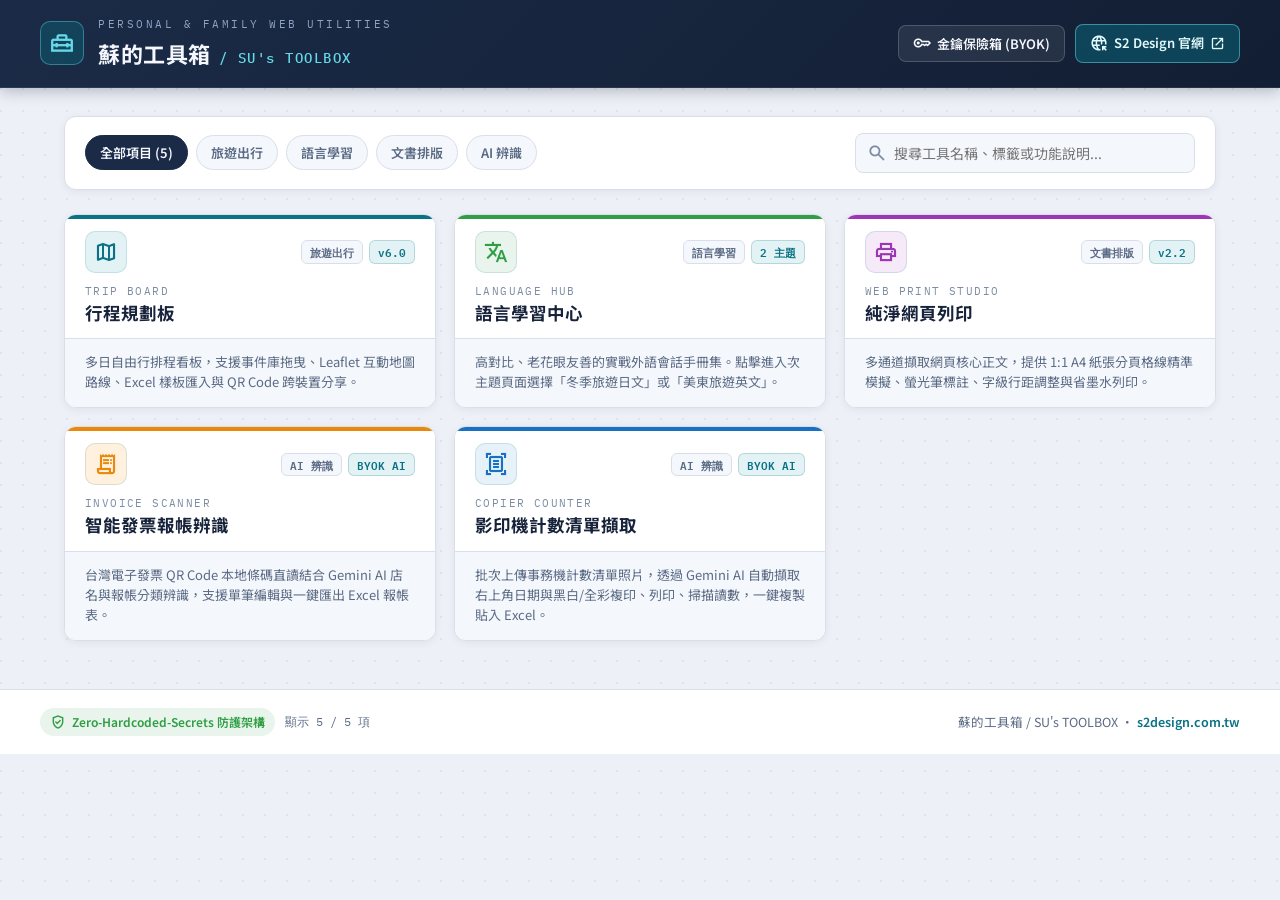
<file: index.html>
<!DOCTYPE html>
<html lang="zh-Hant">
<head>
  <meta charset="UTF-8" />
  <meta name="viewport" content="width=device-width, initial-scale=1.0" />
  <meta name="robots" content="noindex, nofollow" />
  <title>蘇的工具箱 / SU's TOOLBOX</title>
  <!-- Google Fonts: Noto Sans TC, IBM Plex Mono & Google Material Symbols Outlined -->
  <link rel="preconnect" href="https://fonts.googleapis.com" />
  <link rel="preconnect" href="https://fonts.gstatic.com" crossorigin />
  <link rel="stylesheet" href="https://fonts.googleapis.com/css2?family=IBM+Plex+Mono:wght@400;500;600&family=Noto+Sans+TC:wght@400;500;700&family=Material+Symbols+Outlined:opsz,wght,FILL,GRAD@24,450,0,0" />
  <link rel="stylesheet" href="./assets/css/dashboard.css?v=1.2.0" />
</head>
<body>

  <!-- ── 頂部深藍專業儀表板導覽列 ─────────────────────── -->
  <header class="portal-header">
    <div class="header-inner">
      <div class="brand-group">
        <div class="brand-logo" aria-hidden="true">
          <span class="material-symbols-outlined">home_repair_service</span>
        </div>
        <div class="brand-titles">
          <span class="eyebrow">PERSONAL &amp; FAMILY WEB UTILITIES</span>
          <h1>
            <span>蘇的工具箱</span>
            <span class="en-sub">/ SU's TOOLBOX</span>
          </h1>
        </div>
      </div>

      <div class="header-actions">
        <button type="button" id="open-vault-btn" class="header-btn" title="管理本地瀏覽器 API 金鑰保險箱 (BYOK)">
          <span class="material-symbols-outlined">key</span>
          <span>金鑰保險箱 (BYOK)</span>
        </button>
        <a href="https://s2design.com.tw/" target="_blank" rel="noopener noreferrer" class="header-btn brand-link">
          <span class="material-symbols-outlined">captive_portal</span>
          <span>S2 Design 官網</span>
          <span class="material-symbols-outlined" style="font-size:15px;">open_in_new</span>
        </a>
      </div>
    </div>
  </header>

  <!-- ── 主內容區：分類篩選、搜尋與工具卡片網格 ─────────────────────── -->
  <main class="portal-main">
    <section class="toolbar-panel" aria-label="工具篩選與搜尋">
      <div id="category-tabs" class="category-tabs"></div>
      <div class="search-box">
        <span class="material-symbols-outlined">search</span>
        <input
          type="search"
          id="search-input"
          class="search-input"
          placeholder="搜尋工具名稱、標籤或功能說明..."
          aria-label="搜尋工具"
        />
      </div>
    </section>

    <section id="cards-grid" class="cards-grid" data-config-url="./data/tools.json?v=1.2.0" aria-live="polite">
      <!-- 由 assets/js/portal.js 讀取 data/tools.json 安全渲染 -->
    </section>
  </main>

  <!-- ── 頁尾資安狀態與版次資訊列 ─────────────────────── -->
  <footer class="portal-footer">
    <div class="footer-inner">
      <div style="display:flex;align-items:center;gap:10px;flex-wrap:wrap;">
        <span class="security-pill">
          <span class="material-symbols-outlined">verified_user</span>
          <span>Zero-Hardcoded-Secrets 防護架構</span>
        </span>
        <span id="tool-count-badge" style="font-family:var(--font-mono);font-size:12px;"></span>
      </div>
      <div>
        <span>蘇的工具箱 / SU's TOOLBOX · </span>
        <a href="https://s2design.com.tw/" target="_blank" rel="noopener noreferrer" style="color:var(--accent-primary);text-decoration:none;font-weight:600;">s2design.com.tw</a>
      </div>
    </div>
  </footer>

  <!-- ── BYOK 本地 API 金鑰保險箱設定對話框 ─────────────────────── -->
  <div id="vault-backdrop" class="vault-backdrop" role="dialog" aria-modal="true" aria-labelledby="vault-modal-title">
    <div class="vault-modal">
      <div class="vault-header">
        <h2 id="vault-modal-title">
          <span class="material-symbols-outlined">shield_lock</span>
          <span>本地 API 金鑰保險箱 (BYOK Vault)</span>
        </h2>
        <button type="button" id="close-vault-btn" class="vault-close" aria-label="關閉視窗">
          <span class="material-symbols-outlined">close</span>
        </button>
      </div>
      <div class="vault-body">
        <div class="vault-notice">
          <strong>🔒 集中式金鑰管理：</strong>在此設定一次 API Key，所有 AI 工具（如「智能發票報帳辨識」、「影印機計數清單擷取」）開啟新分頁時皆會<strong>自動連動共用</strong>，子工具內無須重複輸入！金鑰只會保存在您目前的瀏覽器中，絕不寫入 GitHub。
        </div>
        <div class="vault-field">
          <label for="vault-key-name">金鑰用途 / 識別名稱 (Key ID)</label>
          <select id="vault-key-name">
            <option value="gemini_api_key" selected>gemini_api_key — Google Gemini AI 辨識工具共用金鑰</option>
          </select>
        </div>
        <div class="vault-field">
          <label for="vault-key-value">API 金鑰內容 (Secret Value) · <a href="https://aistudio.google.com/app/apikey" target="_blank" rel="noopener noreferrer" style="color:var(--accent-primary);font-weight:600;text-decoration:none;">點此前往 Google AI Studio 免費取用 ↗</a></label>
          <input type="password" id="vault-key-value" placeholder="貼上您的 Gemini API Key (AIza...)..." autocomplete="off" />
        </div>
        <div class="vault-field">
          <label for="vault-key-scope">儲存範圍 (Storage Scope)</label>
          <select id="vault-key-scope">
            <option value="ttl">暫存模式（推薦：跨新分頁連動，8 小時後自動過期銷毀）</option>
            <option value="local">Local 本機記憶（長期保留於此電腦/手機瀏覽器，免重複輸入）</option>
          </select>
        </div>
        <div class="vault-field">
          <label>目前已設定的金鑰狀態</label>
          <div id="vault-status-list" style="background:var(--bg-subtle);padding:10px 12px;border-radius:6px;border:1px solid var(--line-default);"></div>
        </div>
      </div>
      <div class="vault-footer">
        <button type="button" id="vault-clear-btn" class="btn-danger">清除全部金鑰</button>
        <button type="button" id="vault-save-btn" class="btn-primary">儲存至本地瀏覽器</button>
      </div>
    </div>
  </div>

  <script src="./assets/js/vault.js?v=1.2.0"></script>
  <script src="./assets/js/portal.js?v=1.2.0"></script>
</body>
</html>
</file>
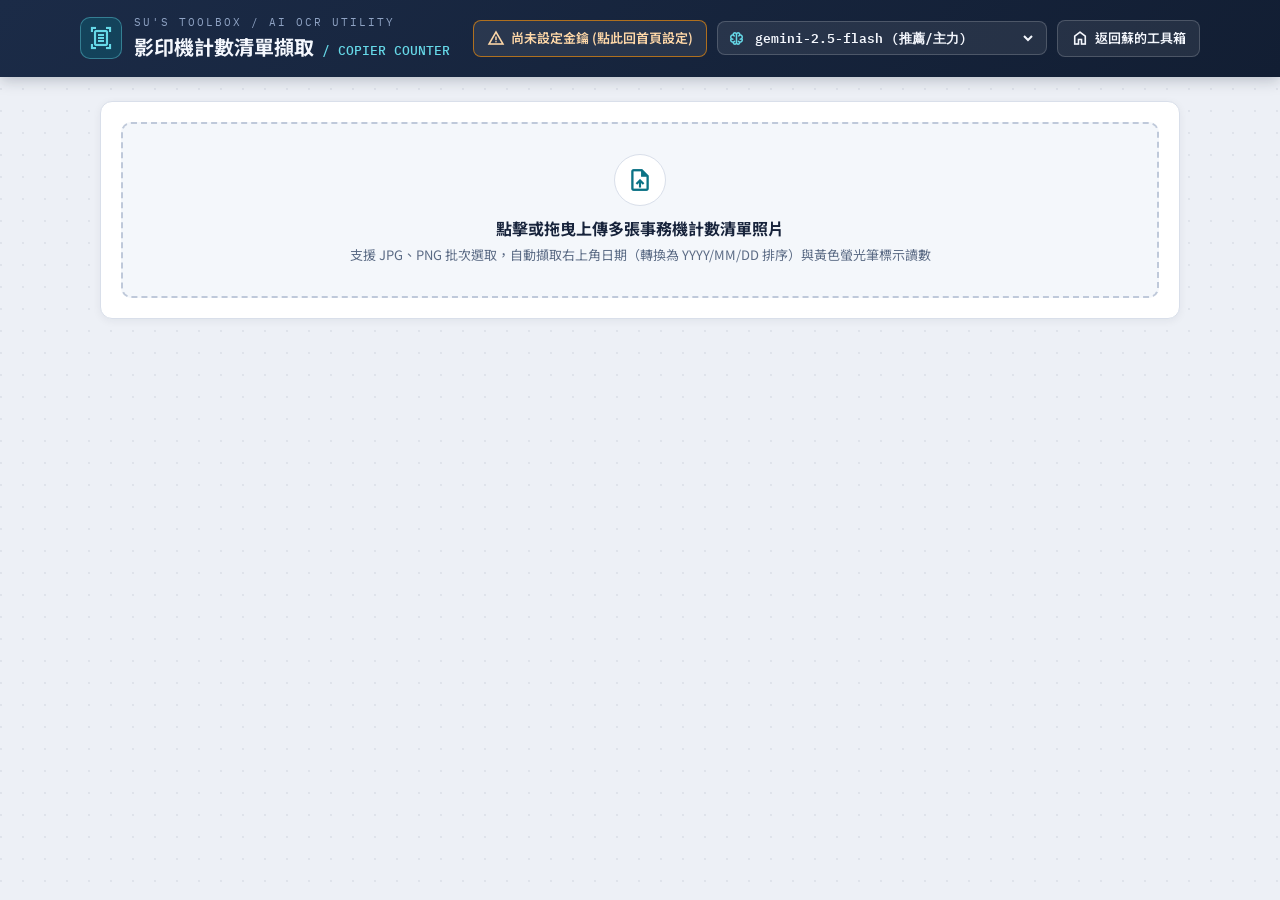
<file: copier-counter/index.html>
<!DOCTYPE html>
<html lang="zh-Hant">
<head>
  <meta charset="UTF-8" />
  <meta name="viewport" content="width=device-width, initial-scale=1.0" />
  <meta name="robots" content="noindex, nofollow" />
  <title>影印機計數清單擷取｜蘇的工具箱 SU's TOOLBOX</title>
  <!-- Google Fonts: Noto Sans TC, IBM Plex Mono & Google Material Symbols Outlined -->
  <link rel="preconnect" href="https://fonts.googleapis.com" />
  <link rel="preconnect" href="https://fonts.gstatic.com" crossorigin />
  <link rel="stylesheet" href="https://fonts.googleapis.com/css2?family=IBM+Plex+Mono:wght@400;500;600&family=Noto+Sans+TC:wght@400;500;700&family=Material+Symbols+Outlined:opsz,wght,FILL,GRAD@24,450,0,0" />
  <style>
    :root {
      --bg-canvas: #EDF0F6;
      --bg-panel: #FFFFFF;
      --bg-subtle: #F4F7FB;
      --board-bg: #1B2B47;
      --board-bg-deep: #121E33;
      --board-text: #F4F7FD;
      --board-muted: #8FA3C4;
      --ink-primary: #17233B;
      --ink-secondary: #5B6B85;
      --ink-muted: #7C8CA5;
      --line-default: #D9DFEA;
      --line-strong: #BFC9DA;
      --accent-primary: #0B7285;
      --accent-hover: #095C6B;
      --accent-soft: #E3F3F5;
      --accent-ok: #2F9E44;
      --accent-ok-soft: #E9F5EC;
      --accent-warn: #E8890C;
      --accent-warn-soft: #FFF1DE;
      --accent-danger: #C92A2A;
      --accent-danger-soft: #FCE9E9;
      --radius-card: 12px;
      --radius-sm: 8px;
      --shadow-card: 0 2px 8px rgba(23, 35, 59, 0.06);
      --font-sans: "Noto Sans TC", "PingFang TC", "Microsoft JhengHei", system-ui, -apple-system, sans-serif;
      --font-mono: "IBM Plex Mono", "Consolas", "Courier New", monospace;
    }

    *, *::before, *::after { box-sizing: border-box; margin: 0; padding: 0; }
    html, body { min-height: 100%; }
    body {
      font-family: var(--font-sans);
      background:
        radial-gradient(circle at 1px 1px, rgba(27, 43, 71, 0.065) 1px, transparent 0) 0 0 / 22px 22px,
        var(--bg-canvas);
      color: var(--ink-primary);
      display: flex;
      flex-direction: column;
      line-height: 1.6;
      -webkit-font-smoothing: antialiased;
    }

    .material-symbols-outlined {
      font-variation-settings: 'FILL' 0, 'wght' 450, 'GRAD' 0, 'opsz' 24;
      user-select: none;
      vertical-align: middle;
      display: inline-flex;
      align-items: center;
      justify-content: center;
    }

    /* ── 頂部深藍專業儀表板 Header ─────────────────────── */
    .app-header {
      background: linear-gradient(135deg, var(--board-bg) 0%, var(--board-bg-deep) 100%);
      color: var(--board-text);
      padding: 14px 24px;
      box-shadow: 0 3px 14px rgba(18, 30, 51, 0.25);
      position: sticky;
      top: 0;
      z-index: 30;
    }
    .header-inner {
      max-width: 1120px;
      margin: 0 auto;
      display: flex;
      flex-wrap: wrap;
      align-items: center;
      justify-content: space-between;
      gap: 14px;
    }
    .brand-group { display: flex; align-items: center; gap: 12px; }
    .brand-icon {
      width: 42px; height: 42px; border-radius: 10px;
      background: rgba(11, 114, 133, 0.35);
      border: 1px solid rgba(102, 217, 232, 0.4);
      color: #66D9E8;
      display: flex; align-items: center; justify-content: center;
    }
    .brand-titles .eyebrow {
      font-family: var(--font-mono);
      font-size: 10.5px;
      letter-spacing: 2px;
      color: var(--board-muted);
      text-transform: uppercase;
      display: block;
    }
    .brand-titles h1 {
      font-size: 20px; font-weight: 700; color: var(--board-text);
      display: flex; align-items: baseline; gap: 8px; flex-wrap: wrap;
    }
    .brand-titles h1 .sub {
      font-family: var(--font-mono); font-size: 12.5px; color: #66D9E8; font-weight: 500;
    }
    .header-btn {
      display: inline-flex; align-items: center; gap: 6px;
      padding: 7px 13px; border-radius: var(--radius-sm);
      font-size: 13px; font-weight: 600; text-decoration: none;
      border: 1px solid rgba(255, 255, 255, 0.18);
      background: rgba(255, 255, 255, 0.08);
      color: var(--board-text);
      transition: all 0.16s ease;
    }
    .header-btn:hover {
      background: rgba(255, 255, 255, 0.16);
      border-color: rgba(102, 217, 232, 0.55);
    }

    /* ── 主容器與儀表板面板 ─────────────────────── */
    .app-main {
      max-width: 1120px; width: 100%; margin: 0 auto;
      padding: 24px 20px 48px; flex: 1;
      display: flex; flex-direction: column; gap: 20px;
    }

    .panel {
      background: var(--bg-panel);
      border: 1px solid var(--line-default);
      border-radius: var(--radius-card);
      box-shadow: var(--shadow-card);
      overflow: hidden;
    }

    /* ── BYOK API Key 與模型設定面板 ─────────────────────── */
    .api-bar {
      padding: 16px 20px;
      display: flex; flex-direction: column; gap: 10px;
    }
    .api-bar-top {
      display: flex; align-items: center; justify-content: space-between;
      flex-wrap: wrap; gap: 8px;
    }
    .api-title {
      font-size: 14px; font-weight: 700; color: var(--ink-primary);
      display: flex; align-items: center; gap: 6px;
    }
    .api-title .material-symbols-outlined { color: var(--accent-primary); font-size: 20px; }
    .vault-badge {
      font-family: var(--font-mono); font-size: 11px; font-weight: 600;
      padding: 2px 8px; border-radius: 999px;
      background: var(--accent-soft); color: var(--accent-primary);
    }
    .api-controls {
      display: flex; flex-wrap: wrap; gap: 8px; align-items: center;
    }
    .input-ctrl, .select-ctrl {
      padding: 8px 12px;
      border: 1px solid var(--line-default);
      border-radius: var(--radius-sm);
      background: var(--bg-subtle);
      color: var(--ink-primary);
      font-size: 13.5px;
      font-family: inherit;
      outline: none;
      transition: border-color 0.16s, background 0.16s;
    }
    .input-ctrl:focus, .select-ctrl:focus {
      background: var(--bg-panel);
      border-color: var(--accent-primary);
    }
    .key-input { flex: 1; min-width: 220px; font-family: var(--font-mono); }
    .api-hint {
      font-size: 12px; color: var(--ink-secondary);
      display: flex; flex-wrap: wrap; align-items: center; justify-content: space-between; gap: 8px;
    }
    .api-hint a {
      color: var(--accent-primary); font-weight: 600; text-decoration: none;
      display: inline-flex; align-items: center; gap: 3px;
    }
    .api-hint a:hover { text-decoration: underline; }

    /* ── 按鈕系統 ─────────────────────── */
    .btn {
      display: inline-flex; align-items: center; justify-content: center; gap: 6px;
      padding: 8px 14px; border-radius: var(--radius-sm);
      font-size: 13.5px; font-weight: 600; font-family: inherit;
      cursor: pointer; border: 1px solid transparent;
      transition: all 0.16s ease; white-space: nowrap;
    }
    .btn .material-symbols-outlined { font-size: 18px; }
    .btn-primary { background: var(--accent-primary); color: #FFFFFF; }
    .btn-primary:hover { background: var(--accent-hover); }
    .btn-navy { background: var(--board-bg); color: var(--board-text); }
    .btn-navy:hover { background: var(--board-bg-deep); }
    .btn-danger-outline {
      background: var(--bg-panel); color: var(--accent-danger); border-color: rgba(201, 42, 42, 0.3);
    }
    .btn-danger-outline:hover { background: var(--accent-danger-soft); }

    /* ── 上傳與預覽區 ─────────────────────── */
    .upload-panel { padding: 20px; display: flex; flex-direction: column; gap: 16px; }
    .drop-zone {
      border: 2px dashed var(--line-strong);
      border-radius: 10px;
      background: var(--bg-subtle);
      padding: 30px 20px;
      text-align: center;
      cursor: pointer;
      transition: all 0.18s ease;
    }
    .drop-zone:hover, .drop-zone.active {
      border-color: var(--accent-primary);
      background: var(--accent-soft);
    }
    .drop-icon {
      width: 52px; height: 52px; border-radius: 50%;
      background: var(--bg-panel);
      color: var(--accent-primary);
      border: 1px solid var(--line-default);
      display: inline-flex; align-items: center; justify-content: center;
      margin-bottom: 10px;
    }
    .drop-icon .material-symbols-outlined { font-size: 26px; }
    .drop-title { font-size: 16px; font-weight: 700; color: var(--ink-primary); margin-bottom: 4px; }
    .drop-sub { font-size: 13px; color: var(--ink-secondary); }

    .preview-header {
      display: flex; align-items: center; justify-content: space-between;
      flex-wrap: wrap; gap: 10px;
      padding-top: 8px; border-top: 1px solid var(--line-default);
    }
    .preview-grid {
      display: grid;
      grid-template-columns: repeat(auto-fill, minmax(120px, 1fr));
      gap: 12px;
      background: var(--bg-subtle);
      padding: 12px;
      border-radius: var(--radius-sm);
      border: 1px solid var(--line-default);
      max-height: 250px;
      overflow-y: auto;
    }
    .preview-item {
      position: relative;
      border-radius: 6px;
      overflow: hidden;
      border: 1px solid var(--line-strong);
      height: 92px;
      background: #000;
    }
    .preview-item img {
      width: 100%; height: 100%; object-fit: cover; display: block;
    }
    .preview-caption {
      position: absolute; inset: auto 0 0 0;
      background: rgba(18, 30, 51, 0.78);
      color: #FFF; font-size: 11px;
      padding: 2px 6px;
      white-space: nowrap; overflow: hidden; text-overflow: ellipsis;
    }

    /* ── 載入狀態 ─────────────────────── */
    .loading-panel {
      padding: 40px 20px; text-align: center;
    }
    .spinner {
      width: 36px; height: 36px;
      border: 4px solid var(--line-default);
      border-top-color: var(--accent-primary);
      border-radius: 50%;
      display: inline-block;
      animation: spin 0.85s linear infinite;
      margin-bottom: 12px;
    }
    @keyframes spin { to { transform: rotate(360deg); } }

    /* ── 結果表格 ─────────────────────── */
    .result-toolbar {
      padding: 14px 20px;
      background: var(--bg-subtle);
      border-bottom: 1px solid var(--line-default);
      display: flex; align-items: center; justify-content: space-between;
      flex-wrap: wrap; gap: 10px;
    }
    .result-toolbar h2 {
      font-size: 15.5px; font-weight: 700;
      display: flex; align-items: center; gap: 6px;
    }
    .table-container { overflow-x: auto; }
    table { width: 100%; border-collapse: collapse; white-space: nowrap; }
    th {
      background: var(--bg-subtle);
      color: var(--ink-secondary);
      font-size: 12.5px; font-weight: 700;
      padding: 11px 14px;
      border-bottom: 1px solid var(--line-default);
      border-right: 1px solid var(--line-default);
      text-align: center;
    }
    th:last-child { border-right: none; }
    td {
      padding: 11px 14px;
      font-size: 13.5px;
      border-bottom: 1px solid var(--line-default);
      border-right: 1px solid var(--line-default);
      text-align: center;
      font-family: var(--font-mono);
    }
    td:last-child { border-right: none; }
    .date-merged-cell {
      background: var(--accent-soft);
      color: var(--accent-primary);
      font-weight: 700;
    }
    .label-cell {
      font-family: var(--font-sans);
      font-weight: 600;
      text-align: left;
      color: var(--ink-primary);
    }
    .row-large { background: #F8FAFD; }
    .row-large td { border-bottom-color: var(--line-strong); }

    .hidden { display: none !important; }

    /* ── Toast 通知 ─────────────────────── */
    .toast {
      position: fixed; bottom: 24px; right: 24px;
      background: var(--board-bg); color: var(--board-text);
      padding: 11px 18px; border-radius: var(--radius-sm);
      box-shadow: 0 10px 25px rgba(18, 30, 51, 0.28);
      font-size: 13.5px; font-weight: 600;
      display: flex; align-items: center; gap: 8px;
      opacity: 0; transform: translateY(12px);
      pointer-events: none; transition: all 0.22s ease; z-index: 60;
    }
    .toast.show { opacity: 1; transform: translateY(0); }
    .toast.is-error { background: var(--accent-danger); }
  </style>
</head>
<body>

  <!-- ── 頂部深藍專業儀表板導覽列 ─────────────────────── -->
  <header class="app-header">
    <div class="header-inner">
      <div class="brand-group">
        <div class="brand-icon" aria-hidden="true">
          <span class="material-symbols-outlined">document_scanner</span>
        </div>
        <div class="brand-titles">
          <span class="eyebrow">SU's TOOLBOX / AI OCR UTILITY</span>
          <h1>
            <span>影印機計數清單擷取</span>
            <span class="sub">/ COPIER COUNTER</span>
          </h1>
        </div>
      </div>
      <div style="display:flex;align-items:center;gap:10px;flex-wrap:wrap;">
        <a href="../" id="vault-status-badge" class="header-btn" title="金鑰統一由工具箱首頁右上角「金鑰保險箱 (BYOK)」管理">
          <span class="material-symbols-outlined" id="vault-status-icon" style="font-size:18px;">key</span>
          <span id="vault-status-text">檢查金鑰中...</span>
        </a>
        <div style="display:inline-flex;align-items:center;gap:6px;background:rgba(255,255,255,0.08);border:1px solid rgba(255,255,255,0.18);border-radius:var(--radius-sm);padding:4px 10px;">
          <span class="material-symbols-outlined" style="font-size:17px;color:#66D9E8;">neurology</span>
          <select id="model-select" aria-label="選擇 Gemini 辨識引擎" style="background:transparent;border:none;color:var(--board-text);font-size:13px;font-weight:600;font-family:var(--font-mono);outline:none;cursor:pointer;">
            <option value="gemini-2.5-flash" style="color:#17233B;">gemini-2.5-flash (推薦/主力)</option>
            <option value="gemini-2.5-flash-lite" style="color:#17233B;">gemini-2.5-flash-lite (極速輕量)</option>
            <option value="gemini-2.5-pro" style="color:#17233B;">gemini-2.5-pro (高精準推理)</option>
            <option value="gemini-3-flash-preview" style="color:#17233B;">gemini-3-flash-preview (次世代預覽)</option>
          </select>
        </div>
        <a href="../" class="header-btn">
          <span class="material-symbols-outlined" style="font-size:18px;">home</span>
          <span>返回蘇的工具箱</span>
        </a>
      </div>
    </div>
  </header>

  <main class="app-main">
    <!-- ── 批次報表圖片上傳與預覽區 ─────────────────────── -->
    <section class="panel upload-panel" aria-label="上傳計數清單圖片">
      <div id="drop-zone" class="drop-zone">
        <input type="file" id="file-upload" class="hidden" accept="image/jpeg, image/png" multiple />
        <div class="drop-icon">
          <span class="material-symbols-outlined">upload_file</span>
        </div>
        <div class="drop-title">點擊或拖曳上傳多張事務機計數清單照片</div>
        <div class="drop-sub">支援 JPG、PNG 批次選取，自動擷取右上角日期（轉換為 YYYY/MM/DD 排序）與黃色螢光筆標示讀數</div>
      </div>

      <div id="preview-container" class="hidden" style="display:flex;flex-direction:column;gap:12px;">
        <div class="preview-header">
          <span style="font-size:13.5px;font-weight:700;color:var(--ink-primary);">
            已選取 <span id="selected-count" style="color:var(--accent-primary);font-family:var(--font-mono);">0</span> 張報表圖片：
          </span>
          <button type="button" id="analyze-btn" class="btn btn-primary">
            <span class="material-symbols-outlined">auto_awesome</span>
            <span>開始批次擷取數據</span>
          </button>
        </div>
        <div id="image-preview-grid" class="preview-grid"></div>
      </div>
    </section>

    <!-- ── AI 分析進度狀態 ─────────────────────── -->
    <section id="loading-state" class="panel loading-panel hidden" aria-live="polite">
      <div class="spinner"></div>
      <h3 id="loading-text" style="font-size:16px;font-weight:700;color:var(--ink-primary);">正在透過 AI 分析報表圖片...</h3>
      <p style="font-size:13px;color:var(--ink-secondary);margin-top:4px;">系統正在依序解析讀數並自動防止 API 頻率限制，請稍候。</p>
    </section>

    <!-- ── 擷取結果表格區 ─────────────────────── -->
    <section id="result-container" class="panel hidden" aria-label="計數清單擷取結果">
      <div class="result-toolbar">
        <h2>
          <span class="material-symbols-outlined" style="color:var(--accent-primary);">table_chart</span>
          <span>計數清單擷取結果（已依日期由舊至新排序）</span>
        </h2>
        <button type="button" id="copy-btn" class="btn btn-primary">
          <span class="material-symbols-outlined">content_copy</span>
          <span>複製數據 (直接貼入 Excel)</span>
        </button>
      </div>

      <div class="table-container">
        <table>
          <thead>
            <tr>
              <th>日期</th>
              <th style="text-align:left;">數據項目</th>
              <th>黑色複印</th>
              <th>全彩複印</th>
              <th>黑色印表機</th>
              <th>全彩印表機</th>
              <th>黑色掃描</th>
              <th>全彩掃描</th>
            </tr>
          </thead>
          <tbody id="result-tbody"></tbody>
        </table>
      </div>
    </section>
  </main>

  <div id="toast" class="toast" role="status" aria-live="polite">
    <span class="material-symbols-outlined" id="toast-icon">check_circle</span>
    <span id="toast-message">操作成功</span>
  </div>

  <!-- 引入工具箱共用 BYOK 金鑰保險箱模組 -->
  <script src="../assets/js/vault.js?v=1.2.0"></script>
  <script>
    (function () {
      'use strict';

      const VAULT_KEY_NAME = 'gemini_api_key';
      const MODEL_STORAGE_KEY = 'su_toolbox_gemini_model';

      function escapeHtml(str) {
        return String(str == null ? '' : str)
          .replace(/&/g, '&amp;')
          .replace(/</g, '&lt;')
          .replace(/>/g, '&gt;')
          .replace(/"/g, '&quot;')
          .replace(/'/g, '&#39;');
      }

      const modelSelect = document.getElementById('model-select');
      const vaultStatusBadge = document.getElementById('vault-status-badge');
      const vaultStatusText = document.getElementById('vault-status-text');
      const vaultStatusIcon = document.getElementById('vault-status-icon');
      const fileUpload = document.getElementById('file-upload');
      const dropZone = document.getElementById('drop-zone');
      const previewContainer = document.getElementById('preview-container');
      const imagePreviewGrid = document.getElementById('image-preview-grid');
      const selectedCount = document.getElementById('selected-count');
      const analyzeBtn = document.getElementById('analyze-btn');
      const loadingState = document.getElementById('loading-state');
      const loadingText = document.getElementById('loading-text');
      const resultContainer = document.getElementById('result-container');
      const resultTbody = document.getElementById('result-tbody');
      const copyBtn = document.getElementById('copy-btn');
      const toast = document.getElementById('toast');
      const toastMessage = document.getElementById('toast-message');
      const toastIcon = document.getElementById('toast-icon');

      let selectedImages = [];
      let allExtractedData = [];

      function getSharedApiKey() {
        return (window.SuVault && window.SuVault.getKey(VAULT_KEY_NAME)) || '';
      }

      function loadApiKeyConfig() {
        const key = getSharedApiKey();
        const savedModel = localStorage.getItem(MODEL_STORAGE_KEY) || 'gemini-2.5-flash';

        if (key) {
          vaultStatusText.textContent = '已連動首頁金鑰';
          vaultStatusIcon.textContent = 'verified_user';
          vaultStatusBadge.style.borderColor = 'rgba(102, 217, 232, 0.55)';
          vaultStatusBadge.style.color = '#66D9E8';
        } else {
          vaultStatusText.textContent = '尚未設定金鑰 (點此回首頁設定)';
          vaultStatusIcon.textContent = 'warning';
          vaultStatusBadge.style.borderColor = 'rgba(232, 137, 12, 0.7)';
          vaultStatusBadge.style.color = '#FFD8A8';
        }

        if (savedModel && [...modelSelect.options].some(o => o.value === savedModel)) {
          modelSelect.value = savedModel;
        }
      }

      modelSelect.addEventListener('change', () => {
        localStorage.setItem(MODEL_STORAGE_KEY, modelSelect.value);
        showToast('已切換辨識引擎為 ' + modelSelect.value);
      });

      window.addEventListener('storage', () => loadApiKeyConfig());
      window.addEventListener('focus', () => loadApiKeyConfig());

      dropZone.addEventListener('click', () => fileUpload.click());
      fileUpload.addEventListener('change', handleFileSelect);

      dropZone.addEventListener('dragover', e => {
        e.preventDefault();
        dropZone.classList.add('active');
      });
      dropZone.addEventListener('dragleave', e => {
        e.preventDefault();
        dropZone.classList.remove('active');
      });
      dropZone.addEventListener('drop', e => {
        e.preventDefault();
        dropZone.classList.remove('active');
        if (e.dataTransfer && e.dataTransfer.files && e.dataTransfer.files.length > 0) {
          fileUpload.files = e.dataTransfer.files;
          handleFileSelect();
        }
      });

      function handleFileSelect() {
        const files = fileUpload.files;
        if (!files || files.length === 0) return;

        selectedImages = [];
        imagePreviewGrid.textContent = '';
        resultContainer.classList.add('hidden');

        let validFilesCount = 0;

        Array.from(files).forEach((file, index) => {
          if (!file.type.startsWith('image/')) {
            if (index === 0) showToast('包含非圖片檔案，將自動跳過', true);
            return;
          }

          validFilesCount++;
          const reader = new FileReader();
          reader.onload = e => {
            const dataUrl = e.target.result;
            selectedImages.push({
              filename: file.name,
              mimeType: file.type,
              base64: dataUrl.split(',')[1]
            });

            // 使用安全 DOM API 建立預覽卡片，防範惡意檔名 XSS
            const itemDiv = document.createElement('div');
            itemDiv.className = 'preview-item';

            const imgEl = document.createElement('img');
            imgEl.src = dataUrl;
            imgEl.alt = file.name;

            const capDiv = document.createElement('div');
            capDiv.className = 'preview-caption';
            capDiv.textContent = file.name;

            itemDiv.appendChild(imgEl);
            itemDiv.appendChild(capDiv);
            imagePreviewGrid.appendChild(itemDiv);

            if (selectedImages.length === validFilesCount) {
              selectedCount.textContent = String(validFilesCount);
              previewContainer.classList.remove('hidden');
            }
          };
          reader.readAsDataURL(file);
        });
      }

      analyzeBtn.addEventListener('click', async () => {
        if (selectedImages.length === 0) return;

        const apiKey = getSharedApiKey();
        if (!apiKey) {
          showToast('請先回「蘇的工具箱」首頁右上角【金鑰保險箱 (BYOK)】設定 Gemini API Key！', true);
          return;
        }

        previewContainer.classList.add('hidden');
        loadingState.classList.remove('hidden');
        resultContainer.classList.add('hidden');
        allExtractedData = [];

        try {
          for (let i = 0; i < selectedImages.length; i++) {
            loadingText.textContent = `正在透過 AI 分析報表圖片... (${i + 1} / ${selectedImages.length})`;
            const img = selectedImages[i];
            if (i > 0) await new Promise(r => setTimeout(r, 1000));
            const data = await callGeminiAPI(img.base64, img.mimeType, apiKey, modelSelect.value);
            allExtractedData.push(data);
          }

          allExtractedData.sort((a, b) => {
            const dateA = String(a.date || '');
            const dateB = String(b.date || '');
            return dateA.localeCompare(dateB);
          });

          renderTable(allExtractedData);

          loadingState.classList.add('hidden');
          resultContainer.classList.remove('hidden');
          previewContainer.classList.remove('hidden');
          showToast(`成功完成 ${selectedImages.length} 張計數清單辨識！`);
        } catch (error) {
          console.error('Analysis failed:', error);
          showToast(`辨識失敗：${error.message}`, true);
          loadingState.classList.add('hidden');
          previewContainer.classList.remove('hidden');
        } finally {
          loadingText.textContent = '正在透過 AI 分析報表圖片...';
        }
      });

      async function fetchWithRetry(url, options, maxRetries = 5) {
        const delays = [1000, 2000, 4000, 8000, 16000];
        let lastError = null;
        for (let i = 0; i < maxRetries; i++) {
          try {
            const response = await fetch(url, options);
            if (!response.ok) {
              let errDetail = '';
              try {
                const errData = await response.json();
                errDetail = errData.error?.message || 'Unknown error';
              } catch (_) {}
              throw new Error(`HTTP ${response.status} - ${errDetail}`);
            }
            return await response.json();
          } catch (e) {
            lastError = e;
            if (i === maxRetries - 1) break;
            await new Promise(r => setTimeout(r, delays[i]));
          }
        }
        throw lastError;
      }

      async function callGeminiAPI(base64Data, mimeType, apiKey, selectedModel) {
        const useModel = (selectedModel || 'gemini-2.5-flash').trim();
        // 資安加固：API Key 改由 x-goog-api-key Header 傳送，不暴露於網址列
        const API_URL = `https://generativelanguage.googleapis.com/v1beta/models/${encodeURIComponent(useModel)}:generateContent`;

        const promptText = `這是一張事務機的「計數清單」照片。請幫我擷取圖片中「右上角的日期」以及通常有「黃色螢光筆」標示位置的數值。
請務必只回傳純 JSON 格式，不要包含任何其他文字或 Markdown 語法（例如 \`\`\`json ）。

JSON 格式需包含以下 key：
- date (右上角的日期，原圖上的格式為 DD/MM/YYYY (日/月/年)，請務必將其轉換為 YYYY/MM/DD (年/月/日) 的格式回傳。例如若看到 01/12/2025，這代表 12月 1日，請轉換並回傳 "2025/12/01")
- copy_black_total (複印-黑色-總數)
- copy_black_large (複印-黑色-大尺寸)
- copy_color_total (複印-全彩-總數)
- copy_color_large (複印-全彩-大尺寸)
- printer_black_total (印表機-黑色-總數)
- printer_black_large (印表機-黑色-大尺寸)
- printer_color_total (印表機-全彩-總數)
- printer_color_large (印表機-全彩-大尺寸)
- fax_black_total (傳真/掃描-黑色-總數)
- fax_black_large (傳真/掃描-黑色-大尺寸)
- fax_color_total (傳真/掃描-全彩-總數)
- fax_color_large (傳真/掃描-全彩-大尺寸)

數值請填寫字串。如果該欄位沒有螢光筆標示但有數字，也請擷取。如果為空或只有連字號，請填寫 "0"。`;

        const payload = {
          contents: [{
            role: 'user',
            parts: [
              { text: promptText },
              { inlineData: { mimeType, data: base64Data } }
            ]
          }],
          generationConfig: {
            temperature: 0.1,
            responseMimeType: 'application/json'
          }
        };

        const data = await fetchWithRetry(API_URL, {
          method: 'POST',
          headers: {
            'Content-Type': 'application/json',
            'x-goog-api-key': apiKey
          },
          body: JSON.stringify(payload)
        });

        let textResponse = data.candidates?.[0]?.content?.parts?.[0]?.text;
        if (!textResponse) throw new Error('API 回傳格式異常');

        textResponse = textResponse.replace(/```json\n?/ig, '').replace(/```\n?/g, '').trim();
        try {
          return JSON.parse(textResponse);
        } catch (e) {
          throw new Error('回傳的數據無法解析為 JSON');
        }
      }

      function formatNumber(val) {
        if (val == null) return '0';
        const s = String(val).trim();
        if (!s || s === '0') return '0';
        return s.replace(/[^\d]/g, '') || '0';
      }

      function renderTable(dataArray) {
        resultTbody.innerHTML = '';

        dataArray.forEach(data => {
          const safeDate = escapeHtml(data.date || '無日期');

          const tr1 = document.createElement('tr');
          tr1.innerHTML = `
            <td rowspan="2" class="date-merged-cell">${safeDate}</td>
            <td class="label-cell">總數</td>
            <td>${formatNumber(data.copy_black_total)}</td>
            <td>${formatNumber(data.copy_color_total)}</td>
            <td>${formatNumber(data.printer_black_total)}</td>
            <td>${formatNumber(data.printer_color_total)}</td>
            <td>${formatNumber(data.fax_black_total)}</td>
            <td>${formatNumber(data.fax_color_total)}</td>
          `;

          const tr2 = document.createElement('tr');
          tr2.className = 'row-large';
          tr2.innerHTML = `
            <td class="label-cell">大尺寸</td>
            <td>${formatNumber(data.copy_black_large)}</td>
            <td>${formatNumber(data.copy_color_large)}</td>
            <td>${formatNumber(data.printer_black_large)}</td>
            <td>${formatNumber(data.printer_color_large)}</td>
            <td>${formatNumber(data.fax_black_large)}</td>
            <td>${formatNumber(data.fax_color_large)}</td>
          `;

          resultTbody.appendChild(tr1);
          resultTbody.appendChild(tr2);
        });
      }

      copyBtn.addEventListener('click', () => {
        if (!allExtractedData || allExtractedData.length === 0) return;

        let tsv = '';
        allExtractedData.forEach(d => {
          let dateStr = String(d.date || '無日期').replace(/[\t\r\n]/g, ' ').trim();
          if (/^[=+\-@]/.test(dateStr)) dateStr = "'" + dateStr;
          tsv += `${dateStr}\t${formatNumber(d.copy_black_total)}\t${formatNumber(d.copy_color_total)}\t${formatNumber(d.printer_black_total)}\t${formatNumber(d.printer_color_total)}\t${formatNumber(d.fax_black_total)}\t${formatNumber(d.fax_color_total)}\n`;
          tsv += `${dateStr}\t${formatNumber(d.copy_black_large)}\t${formatNumber(d.copy_color_large)}\t${formatNumber(d.printer_black_large)}\t${formatNumber(d.printer_color_large)}\t${formatNumber(d.fax_black_large)}\t${formatNumber(d.fax_color_large)}\n`;
        });

        const textarea = document.createElement('textarea');
        textarea.value = tsv;
        document.body.appendChild(textarea);
        textarea.select();
        try {
          document.execCommand('copy');
          showToast('表格數據已複製！可直接貼上至 Excel。');
        } catch (err) {
          showToast('複製失敗，請手動選取複製。', true);
        } finally {
          document.body.removeChild(textarea);
        }
      });

      let toastTimer = null;
      function showToast(message, isError = false) {
        toastMessage.textContent = message;
        toastIcon.textContent = isError ? 'error' : 'check_circle';
        toast.classList.toggle('is-error', Boolean(isError));
        toast.classList.add('show');
        clearTimeout(toastTimer);
        toastTimer = setTimeout(() => toast.classList.remove('show'), 2800);
      }

      loadApiKeyConfig();
    })();
  </script>
</body>
</html>
</file>
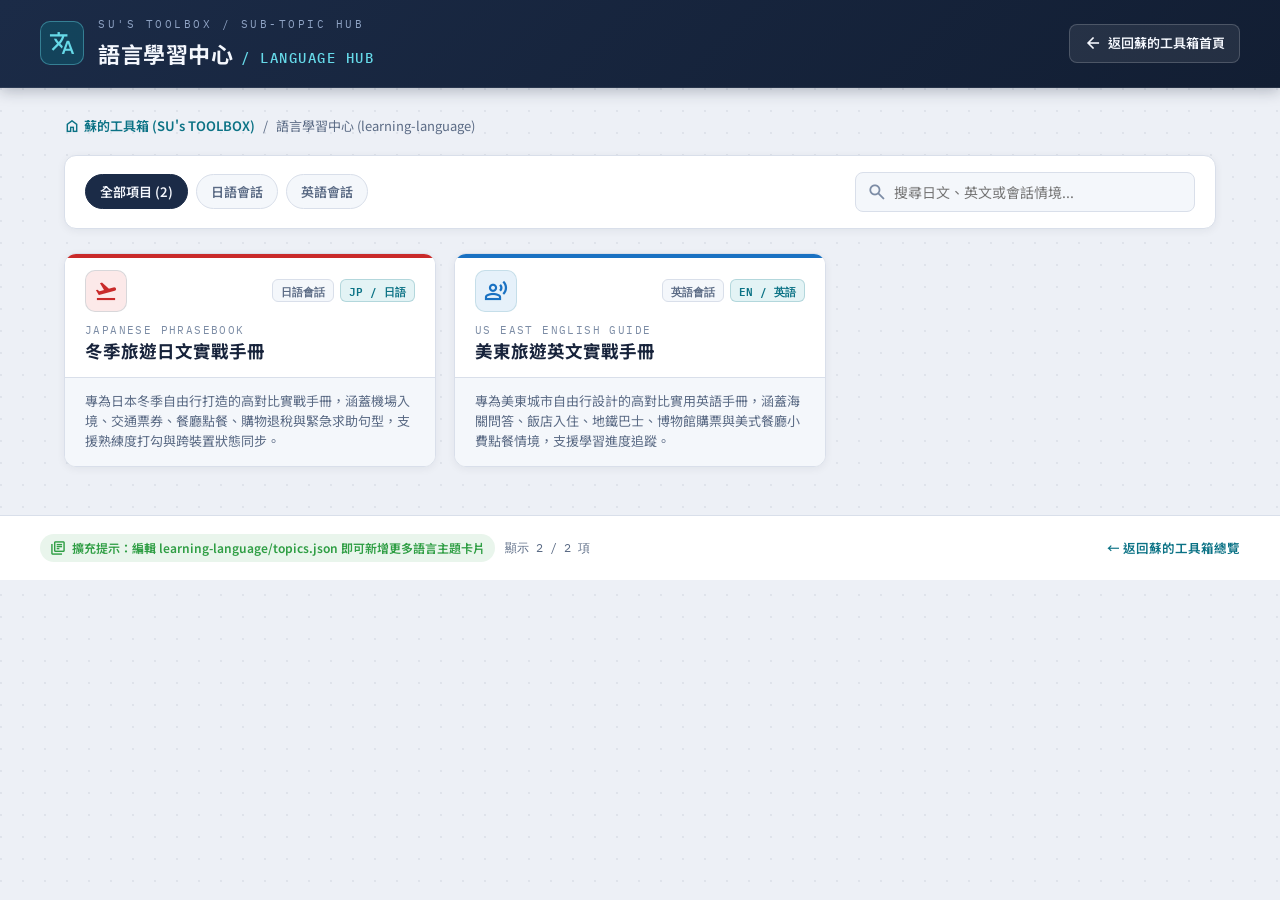
<file: learning-language/index.html>
<!DOCTYPE html>
<html lang="zh-Hant">
<head>
  <meta charset="UTF-8" />
  <meta name="viewport" content="width=device-width, initial-scale=1.0" />
  <meta name="robots" content="noindex, nofollow" />
  <title>語言學習中心｜蘇的工具箱 / SU's TOOLBOX</title>
  <!-- Google Fonts: Noto Sans TC, IBM Plex Mono & Google Material Symbols Outlined -->
  <link rel="preconnect" href="https://fonts.googleapis.com" />
  <link rel="preconnect" href="https://fonts.gstatic.com" crossorigin />
  <link rel="stylesheet" href="https://fonts.googleapis.com/css2?family=IBM+Plex+Mono:wght@400;500;600&family=Noto+Sans+TC:wght@400;500;700&family=Material+Symbols+Outlined:opsz,wght,FILL,GRAD@24,450,0,0" />
  <link rel="stylesheet" href="../assets/css/dashboard.css?v=1.1.1" />
</head>
<body>

  <!-- ── 頂部深藍專業儀表板導覽列 ─────────────────────── -->
  <header class="portal-header">
    <div class="header-inner">
      <div class="brand-group">
        <div class="brand-logo" aria-hidden="true">
          <span class="material-symbols-outlined">translate</span>
        </div>
        <div class="brand-titles">
          <span class="eyebrow">SU's TOOLBOX / SUB-TOPIC HUB</span>
          <h1>
            <span>語言學習中心</span>
            <span class="en-sub">/ LANGUAGE HUB</span>
          </h1>
        </div>
      </div>

      <div class="header-actions">
        <a href="../" class="header-btn">
          <span class="material-symbols-outlined">arrow_back</span>
          <span>返回蘇的工具箱首頁</span>
        </a>
      </div>
    </div>
  </header>

  <!-- ── 主內容區：次主題選擇卡片 ─────────────────────── -->
  <main class="portal-main">
    <nav class="breadcrumb-bar" aria-label="麵包屑導覽">
      <a href="../">
        <span class="material-symbols-outlined" style="font-size:16px;">home</span>
        <span>蘇的工具箱 (SU's TOOLBOX)</span>
      </a>
      <span>/</span>
      <span>語言學習中心 (learning-language)</span>
    </nav>

    <section class="toolbar-panel" aria-label="語言主題篩選與搜尋">
      <div id="category-tabs" class="category-tabs"></div>
      <div class="search-box">
        <span class="material-symbols-outlined">search</span>
        <input
          type="search"
          id="search-input"
          class="search-input"
          placeholder="搜尋日文、英文或會話情境..."
          aria-label="搜尋語言主題"
        />
      </div>
    </section>

    <section id="cards-grid" class="cards-grid" data-config-url="./topics.json?v=1.1.1" aria-live="polite">
      <!-- 由 ../assets/js/portal.js 讀取 ./topics.json 安全渲染 -->
    </section>
  </main>

  <!-- ── 頁尾資訊 ─────────────────────── -->
  <footer class="portal-footer">
    <div class="footer-inner">
      <div style="display:flex;align-items:center;gap:10px;flex-wrap:wrap;">
        <span class="security-pill">
          <span class="material-symbols-outlined">library_books</span>
          <span>擴充提示：編輯 learning-language/topics.json 即可新增更多語言主題卡片</span>
        </span>
        <span id="tool-count-badge" style="font-family:var(--font-mono);font-size:12px;"></span>
      </div>
      <div>
        <a href="../" style="color:var(--accent-primary);text-decoration:none;font-weight:600;">← 返回蘇的工具箱總覽</a>
      </div>
    </div>
  </footer>

  <script src="../assets/js/portal.js?v=1.1.1"></script>
</body>
</html>
</file>
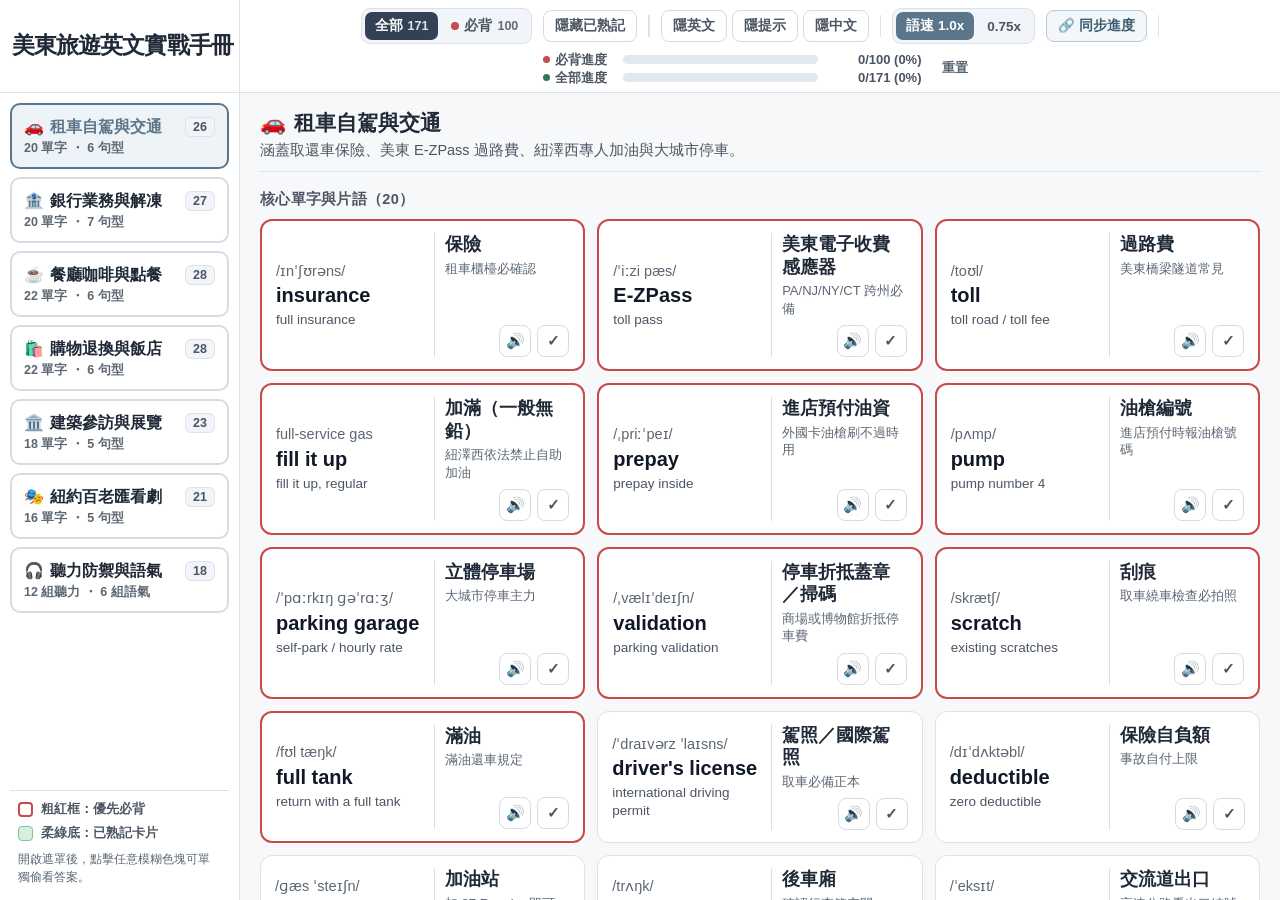
<file: learning-language/english.html>
<!DOCTYPE html>
<html lang="zh-Hant">
<head>
  <meta charset="UTF-8" />
  <meta name="viewport" content="width=device-width, initial-scale=1.0" />
  <title>美東旅遊英文實戰手冊</title>
  <style>
    /* =========================================================================
       1. 設計系統變數與基礎重置 (低明度日系清爽風・老花眼友善高對比)
       ========================================================================= */
    :root {
      --bg-page: #F7F8FA;
      --bg-card: #FFFFFF;
      --bg-subtle: #F1F4F8;
      --bg-mastered: #D6F0E0;
      --border-default: #DDE2E8;
      --border-strong: #D5DCE4;
      --border-core: #C94A4A;
      --border-mastered: #7CC49B;
      --accent-mastered: #2A7B56;
      --text-primary: #1F2937;
      --text-strong: #111827;
      --text-secondary: #4B5563;
      --text-muted: #5C6773;
      --sidebar-width: 240px;
      --radius-md: 10px;
      --radius-lg: 12px;
      --font-sans: "Inter", "PingFang TC", "Microsoft JhengHei", -apple-system, BlinkMacSystemFont, "Segoe UI", Roboto, sans-serif;
    }

    *, *::before, *::after {
      box-sizing: border-box;
    }

    html, body {
      height: 100%;
      margin: 0;
      padding: 0;
      background-color: var(--bg-page);
      color: var(--text-primary);
      font-family: var(--font-sans);
      -webkit-font-smoothing: antialiased;
      overflow: hidden;
    }

    button {
      font-family: inherit;
      cursor: pointer;
      border: none;
      background: none;
      padding: 0;
      color: inherit;
    }

    /* =========================================================================
       2. 全視窗雙區固定骨架 (桌機鎖定 100vh，僅右側卡片區獨立捲動)
       ========================================================================= */
    .app-shell {
      display: flex;
      flex-direction: column;
      height: 100vh;
      width: 100vw;
      overflow: hidden;
    }

    .app-header {
      flex-shrink: 0;
      display: flex;
      align-items: stretch;
      background-color: var(--bg-card);
      border-bottom: 1.5px solid var(--border-default);
      z-index: 30;
    }

    .header-brand {
      width: var(--sidebar-width);
      flex-shrink: 0;
      display: flex;
      align-items: center;
      justify-content: flex-start;
      padding: 10px 12px;
      border-right: 1.5px solid var(--border-default);
    }

    .header-brand h1 {
      margin: 0;
      font-size: 23px;
      font-weight: 800;
      letter-spacing: -0.04em;
      color: var(--text-primary);
      line-height: 1.2;
      white-space: nowrap;
    }

    .header-controls-wrap {
      flex: 1;
      min-width: 0;
      display: flex;
      flex-wrap: wrap;
      align-items: center;
      justify-content: center;
      gap: 8px 11px;
      padding: 8px 14px;
    }

    .control-group {
      display: flex;
      align-items: center;
      gap: 5px;
      flex-wrap: wrap;
    }

    .seg-group {
      display: inline-flex;
      align-items: center;
      gap: 3px;
      background-color: var(--bg-subtle);
      border: 1.5px solid var(--border-default);
      border-radius: 9px;
      padding: 3px;
    }

    .ctrl-btn {
      display: inline-flex;
      align-items: center;
      justify-content: center;
      gap: 5px;
      padding: 5px 10px;
      border-radius: 7px;
      font-size: 13.5px;
      font-weight: 700;
      color: var(--text-secondary);
      white-space: nowrap;
      transition: background-color 0.15s ease, color 0.15s ease, box-shadow 0.15s ease;
    }

    .ctrl-btn:hover {
      background-color: #E2E8F0;
      color: var(--text-strong);
    }

    .ctrl-btn.is-active {
      background-color: #334155;
      color: #FFFFFF;
    }

    .ctrl-btn.is-core-active {
      background-color: #FFFFFF;
      color: var(--border-core);
      box-shadow: inset 0 0 0 1.5px var(--border-core);
    }

    .ctrl-btn.is-rate-active {
      background-color: #5B768A;
      color: #FFFFFF;
    }

    .outline-btn {
      display: inline-flex;
      align-items: center;
      justify-content: center;
      gap: 5px;
      padding: 6px 11px;
      border-radius: 8px;
      font-size: 13.5px;
      font-weight: 700;
      background-color: #FFFFFF;
      color: var(--text-secondary);
      border: 1.5px solid var(--border-strong);
      white-space: nowrap;
      transition: all 0.15s ease;
    }

    .outline-btn:hover {
      background-color: var(--bg-subtle);
      color: var(--text-strong);
    }

    .outline-btn.is-active {
      background-color: #334155;
      border-color: #334155;
      color: #FFFFFF;
    }

    .outline-btn.is-hide-active {
      background-color: var(--accent-mastered);
      border-color: var(--accent-mastered);
      color: #FFFFFF;
    }

    .outline-btn.is-sync-btn {
      color: #3D5B70;
      border-color: #BAC9D6;
      background-color: #F4F7FA;
    }

    .outline-btn.is-sync-btn:hover {
      background-color: #E7EFF5;
      border-color: #5B768A;
      color: #1E3A4C;
    }

    .core-dot {
      width: 8px;
      height: 8px;
      border-radius: 50%;
      background-color: var(--border-core);
      display: inline-block;
      flex-shrink: 0;
    }

    .chip-num {
      font-size: 12.5px;
      opacity: 0.85;
      font-variant-numeric: tabular-nums;
    }

    .divider-v {
      width: 1.5px;
      height: 22px;
      background-color: var(--border-default);
      flex-shrink: 0;
    }

    /* 雙進度條區 */
    .progress-cluster {
      display: flex;
      align-items: center;
      gap: 10px;
    }

    .progress-stack {
      display: flex;
      flex-direction: column;
      gap: 5px;
    }

    .progress-row {
      display: flex;
      align-items: center;
      gap: 8px;
      font-size: 13px;
      line-height: 1;
    }

    .progress-label {
      display: inline-flex;
      align-items: center;
      gap: 5px;
      font-weight: 700;
      color: var(--text-secondary);
      width: 72px;
      flex-shrink: 0;
      white-space: nowrap;
    }

    .progress-dot {
      width: 7px;
      height: 7px;
      border-radius: 50%;
      flex-shrink: 0;
    }

    .progress-track {
      width: 195px;
      height: 9px;
      background-color: #E2E8F0;
      border-radius: 999px;
      overflow: hidden;
      flex-shrink: 0;
    }

    .progress-fill {
      height: 100%;
      border-radius: 999px;
      width: 0%;
      transition: width 0.25s ease;
    }

    .progress-stat {
      font-weight: 700;
      color: var(--text-secondary);
      font-variant-numeric: tabular-nums;
      min-width: 96px;
      text-align: right;
      white-space: nowrap;
    }

    .reset-btn {
      padding: 6px 9px;
      border-radius: 7px;
      font-size: 13px;
      font-weight: 700;
      color: var(--text-muted);
      border: 1.5px solid transparent;
      white-space: nowrap;
      transition: all 0.15s ease;
    }

    .reset-btn:hover {
      background-color: var(--bg-subtle);
      color: var(--text-strong);
      border-color: var(--border-default);
    }

    .reset-btn.is-confirm {
      background-color: var(--border-core);
      color: #FFFFFF;
      border-color: var(--border-core);
    }

    /* =========================================================================
       3. 下方左右主體 (左側 240px 固定分類欄 + 右側獨立捲動內容區)
       ========================================================================= */
    .app-body {
      flex: 1;
      min-height: 0;
      display: flex;
      overflow: hidden;
    }

    .sidebar {
      width: var(--sidebar-width);
      flex-shrink: 0;
      background-color: var(--bg-card);
      border-right: 1.5px solid var(--border-default);
      display: flex;
      flex-direction: column;
      overflow-y: auto;
      padding: 10px 10px 12px;
      gap: 10px;
    }

    .sidebar-nav {
      display: flex;
      flex-direction: column;
      gap: 8px;
    }

    .cat-card-btn {
      width: 100%;
      min-height: 66px;
      padding: 10px 12px;
      border-radius: var(--radius-md);
      background-color: #FFFFFF;
      border: 2px solid var(--border-strong);
      display: flex;
      flex-direction: column;
      justify-content: center;
      gap: 4px;
      text-align: left;
      transition: all 0.16s ease;
    }

    .cat-card-btn:hover {
      background-color: #F8FAFC;
      border-color: #9CA9B8;
    }

    .cat-card-top {
      display: flex;
      align-items: center;
      justify-content: space-between;
      gap: 6px;
      width: 100%;
    }

    .cat-card-title {
      font-size: 16px;
      font-weight: 800;
      color: var(--text-primary);
      display: inline-flex;
      align-items: center;
      gap: 6px;
      line-height: 1.25;
    }

    .cat-card-count {
      font-size: 12.5px;
      font-weight: 700;
      font-variant-numeric: tabular-nums;
      color: var(--text-secondary);
      background-color: var(--bg-subtle);
      border: 1px solid var(--border-default);
      padding: 2px 7px;
      border-radius: 6px;
      flex-shrink: 0;
    }

    .cat-card-meta {
      font-size: 12.5px;
      font-weight: 600;
      color: var(--text-muted);
      line-height: 1.2;
    }

    .sidebar-legend {
      margin-top: auto;
      padding: 10px 8px 2px;
      border-top: 1px solid var(--border-default);
      display: flex;
      flex-direction: column;
      gap: 7px;
      font-size: 12.5px;
      color: var(--text-secondary);
      font-weight: 600;
    }

    .legend-row {
      display: flex;
      align-items: center;
      gap: 8px;
    }

    .legend-box {
      width: 15px;
      height: 15px;
      border-radius: 4px;
      flex-shrink: 0;
    }

    .legend-tip {
      margin: 2px 0 0;
      font-size: 12px;
      font-weight: 500;
      color: var(--text-muted);
      line-height: 1.45;
    }

    .main-scroll {
      flex: 1;
      min-width: 0;
      min-height: 0;
      overflow-y: auto;
      padding: 16px 20px 40px;
    }

    .content-inner {
      max-width: 1460px;
      margin: 0 auto;
      display: flex;
      flex-direction: column;
      gap: 18px;
    }

    /* 分類標題區：透明底色 + 細底線 */
    .section-header {
      padding-bottom: 10px;
      border-bottom: 1px solid var(--border-default);
      background: transparent;
    }

    .section-header h2 {
      margin: 0;
      font-size: 21px;
      font-weight: 800;
      color: var(--text-primary);
      display: flex;
      align-items: center;
      gap: 8px;
      line-height: 1.3;
    }

    .section-header p {
      margin: 4px 0 0;
      font-size: 14.5px;
      color: var(--text-secondary);
      line-height: 1.45;
    }

    .sub-heading {
      margin: 0 0 10px;
      font-size: 14.5px;
      font-weight: 800;
      color: var(--text-secondary);
      letter-spacing: 0.02em;
    }

    /* =========================================================================
       4. 卡片共用樣式 (必背粗紅框 / 已熟記柔綠底 / 遮罩點擊偷看)
       ========================================================================= */
    .card-base {
      background-color: var(--bg-card);
      border: 1.5px solid var(--border-default);
      border-radius: var(--radius-lg);
      transition: background-color 0.16s ease, border-color 0.16s ease;
    }

    .card-base:hover {
      border-color: #B9C4D0;
    }

    .card-base.is-mastered {
      background-color: var(--bg-mastered);
      border-color: var(--border-mastered);
    }

    .card-base.is-core {
      border: 2.5px solid var(--border-core);
    }

    .card-base.is-core.is-mastered {
      background-color: var(--bg-mastered);
      border: 2.5px solid var(--border-core);
    }

    .action-btns {
      display: inline-flex;
      align-items: center;
      gap: 6px;
      flex-shrink: 0;
    }

    .icon-btn {
      width: 32px;
      height: 32px;
      border-radius: 8px;
      border: 1.5px solid var(--border-strong);
      background-color: #FFFFFF;
      color: var(--text-secondary);
      font-size: 15px;
      font-weight: 800;
      display: inline-flex;
      align-items: center;
      justify-content: center;
      transition: all 0.15s ease;
      flex-shrink: 0;
    }

    .icon-btn:hover {
      background-color: var(--bg-subtle);
      color: var(--text-strong);
      border-color: #94A3B8;
    }

    .icon-btn.is-checked {
      background-color: var(--accent-mastered);
      border-color: var(--accent-mastered);
      color: #FFFFFF;
    }

    .icon-btn.is-speaking {
      background-color: #5B768A;
      border-color: #5B768A;
      color: #FFFFFF;
      transform: scale(1.06);
    }

    /* 遮罩模糊與點擊偷看 (.revealed 還原) */
    .mask-wrap {
      display: inline-block;
      position: relative;
      border-radius: 6px;
      max-width: 100%;
    }

    .mask-wrap.is-masked {
      cursor: pointer;
      background-color: #E2E8F0;
      padding: 1px 7px;
      user-select: none;
      transition: background-color 0.15s ease;
    }

    .mask-wrap.is-masked:hover {
      background-color: #CBD5E1;
    }

    .mask-wrap.is-masked .mask-content {
      filter: blur(6px);
      opacity: 0.25;
      pointer-events: none;
    }

    .mask-wrap.is-masked::after {
      content: attr(data-hint);
      position: absolute;
      inset: 0;
      display: flex;
      align-items: center;
      justify-content: center;
      font-size: 12px;
      font-weight: 700;
      color: #334155;
      white-space: nowrap;
      pointer-events: none;
    }

    .mask-wrap.is-masked.revealed {
      background-color: transparent;
      padding: 0;
      user-select: text;
    }

    .mask-wrap.is-masked.revealed .mask-content {
      filter: none;
      opacity: 1;
      pointer-events: auto;
    }

    .mask-wrap.is-masked.revealed::after {
      display: none;
    }

    /* =========================================================================
       5. 單字卡網格：桌機 3 欄、平板 2 欄、手機 1 欄 (左右對分・三行嚴格對齊)
       ========================================================================= */
    .vocab-grid {
      display: grid;
      grid-template-columns: repeat(3, minmax(0, 1fr));
      gap: 12px;
    }

    .vocab-card {
      padding: 12px 14px;
      display: flex;
      justify-content: space-between;
      align-items: stretch;
      gap: 10px;
    }

    .vocab-left {
      width: 56%;
      min-width: 0;
      padding-right: 10px;
      border-right: 1px solid rgba(148, 163, 184, 0.35);
      display: flex;
      flex-direction: column;
      justify-content: center;
      gap: 3px;
    }

    .vocab-ipa {
      font-size: 14.5px;
      font-weight: 500;
      color: var(--text-muted);
      line-height: 1.3;
      word-break: break-word;
    }

    .vocab-en {
      font-size: 20px;
      font-weight: 800;
      color: var(--text-strong);
      line-height: 1.25;
      word-break: break-word;
    }

    .vocab-colloc {
      font-size: 13.5px;
      font-weight: 500;
      color: var(--text-secondary);
      line-height: 1.3;
      word-break: break-word;
    }

    .vocab-right {
      width: 44%;
      min-width: 0;
      display: flex;
      flex-direction: column;
      justify-content: space-between;
      gap: 8px;
    }

    .vocab-zh {
      font-size: 17.5px;
      font-weight: 800;
      color: var(--text-primary);
      line-height: 1.28;
      word-break: break-word;
    }

    .vocab-note {
      margin: 4px 0 0;
      font-size: 13px;
      font-weight: 500;
      color: var(--text-muted);
      line-height: 1.35;
      word-break: break-word;
    }

    .vocab-actions {
      display: flex;
      justify-content: flex-end;
    }

    /* =========================================================================
       6. 句型卡、聽力防禦卡、語氣公式卡 (桌機 2 欄，內部左右對分)
       ========================================================================= */
    .two-col-grid {
      display: grid;
      grid-template-columns: repeat(2, minmax(0, 1fr));
      gap: 12px;
    }

    .phrase-card {
      padding: 13px 15px;
      display: flex;
      justify-content: space-between;
      align-items: stretch;
      gap: 12px;
    }

    .phrase-left {
      width: 58%;
      min-width: 0;
      padding-right: 12px;
      border-right: 1px solid rgba(148, 163, 184, 0.35);
      display: flex;
      align-items: center;
    }

    .phrase-en {
      font-size: 17.5px;
      font-weight: 700;
      color: var(--text-strong);
      line-height: 1.45;
      word-break: break-word;
    }

    .phrase-en strong {
      color: #9A3434;
      font-weight: 800;
      text-decoration: underline;
      text-decoration-color: rgba(201, 74, 74, 0.45);
      text-underline-offset: 3px;
    }

    .phrase-right {
      width: 42%;
      min-width: 0;
      display: flex;
      flex-direction: column;
      justify-content: space-between;
      gap: 8px;
    }

    .phrase-zh {
      font-size: 16px;
      font-weight: 700;
      color: var(--text-primary);
      line-height: 1.4;
    }

    .phrase-note {
      margin: 4px 0 0;
      font-size: 13px;
      color: var(--text-muted);
      line-height: 1.38;
    }

    /* 聽力防禦 Q&A 卡片 */
    .qa-card {
      padding: 13px 15px;
      display: flex;
      justify-content: space-between;
      align-items: stretch;
      gap: 12px;
    }

    .qa-left {
      width: 58%;
      min-width: 0;
      padding-right: 12px;
      border-right: 1px solid rgba(148, 163, 184, 0.35);
      display: flex;
      flex-direction: column;
      justify-content: center;
      gap: 10px;
    }

    .qa-line {
      display: flex;
      align-items: flex-start;
      justify-content: space-between;
      gap: 8px;
    }

    .qa-line-body {
      min-width: 0;
      display: flex;
      flex-direction: column;
      gap: 3px;
    }

    .role-badge {
      display: inline-block;
      align-self: flex-start;
      font-size: 12px;
      font-weight: 800;
      padding: 2px 7px;
      border-radius: 5px;
    }

    .role-q {
      background-color: #E2E8F0;
      color: #334155;
    }

    .role-a {
      background-color: rgba(42, 123, 86, 0.14);
      color: #1E4E3D;
    }

    .qa-en-q {
      font-size: 17px;
      font-weight: 800;
      color: var(--text-strong);
      line-height: 1.35;
    }

    .qa-en-a {
      font-size: 16px;
      font-weight: 700;
      color: #1E4E3D;
      line-height: 1.35;
    }

    .qa-right {
      width: 42%;
      min-width: 0;
      display: flex;
      flex-direction: column;
      justify-content: space-between;
      gap: 8px;
    }

    .qa-zh-block {
      font-size: 15px;
      font-weight: 700;
      color: var(--text-primary);
      line-height: 1.45;
    }

    /* 語氣公式卡片 */
    .tone-card {
      padding: 13px 15px;
      display: flex;
      justify-content: space-between;
      align-items: stretch;
      gap: 12px;
    }

    .tone-left {
      width: 56%;
      min-width: 0;
      padding-right: 12px;
      border-right: 1px solid rgba(148, 163, 184, 0.35);
      display: flex;
      flex-direction: column;
      justify-content: space-between;
      gap: 8px;
    }

    .tone-formula {
      font-size: 18px;
      font-weight: 800;
      color: #5D4966;
      line-height: 1.35;
    }

    .tone-example-row {
      display: flex;
      align-items: flex-start;
      justify-content: space-between;
      gap: 8px;
      background-color: rgba(247, 248, 250, 0.9);
      border: 1px solid var(--border-default);
      border-radius: 8px;
      padding: 8px 10px;
    }

    .tone-example {
      font-size: 15.5px;
      font-weight: 600;
      color: var(--text-strong);
      line-height: 1.4;
    }

    .tone-right {
      width: 44%;
      min-width: 0;
      display: flex;
      flex-direction: column;
      justify-content: space-between;
      gap: 8px;
    }

    .tone-zh {
      font-size: 15.5px;
      font-weight: 600;
      color: var(--text-primary);
      line-height: 1.5;
    }

    /* 空狀態 */
    .empty-state {
      background-color: rgba(255, 255, 255, 0.85);
      border: 2px dashed var(--border-strong);
      border-radius: var(--radius-lg);
      padding: 40px 20px;
      text-align: center;
    }

    .empty-state h3 {
      margin: 0;
      font-size: 17.5px;
      color: var(--text-primary);
    }

    .empty-state p {
      margin: 6px 0 14px;
      font-size: 14.5px;
      color: var(--text-muted);
    }

    .empty-btn {
      padding: 8px 16px;
      border-radius: 8px;
      background-color: #334155;
      color: #FFFFFF;
      font-size: 14px;
      font-weight: 700;
    }

    .empty-btn:hover {
      background-color: #1E293B;
    }

    /* 底部中央 Toast 提示 */
    .toast-container {
      position: fixed;
      left: 50%;
      bottom: 22px;
      transform: translateX(-50%);
      z-index: 70;
      display: flex;
      flex-direction: column;
      align-items: center;
      gap: 8px;
      pointer-events: none;
      width: min(92vw, 560px);
    }

    .toast-item {
      background-color: #1F2937;
      color: #FFFFFF;
      font-size: 14.5px;
      font-weight: 700;
      padding: 10px 18px;
      border-radius: 10px;
      box-shadow: 0 8px 24px rgba(15, 23, 42, 0.24);
      text-align: center;
      line-height: 1.45;
      opacity: 1;
      transition: opacity 0.25s ease, transform 0.25s ease;
    }

    .toast-item.is-fading {
      opacity: 0;
      transform: translateY(6px);
    }

    /* 手動複製同步網址備援視窗 */
    .sync-modal-backdrop {
      position: fixed;
      inset: 0;
      background-color: rgba(15, 23, 42, 0.45);
      display: none;
      align-items: center;
      justify-content: center;
      padding: 16px;
      z-index: 80;
    }

    .sync-modal-backdrop.is-open {
      display: flex;
    }

    .sync-modal {
      width: min(520px, 100%);
      background-color: #FFFFFF;
      border: 1.5px solid var(--border-strong);
      border-radius: 14px;
      padding: 18px 20px;
      box-shadow: 0 18px 40px rgba(15, 23, 42, 0.2);
      display: flex;
      flex-direction: column;
      gap: 12px;
    }

    .sync-modal h3 {
      margin: 0;
      font-size: 17px;
      font-weight: 800;
      color: var(--text-primary);
    }

    .sync-modal p {
      margin: 0;
      font-size: 14px;
      color: var(--text-secondary);
      line-height: 1.5;
    }

    .sync-modal-input {
      width: 100%;
      padding: 10px 12px;
      border-radius: 8px;
      border: 1.5px solid var(--border-strong);
      background-color: var(--bg-subtle);
      color: var(--text-primary);
      font-size: 13.5px;
      font-family: ui-monospace, SFMono-Regular, Menlo, Monaco, Consolas, monospace;
    }

    .sync-modal-actions {
      display: flex;
      justify-content: flex-end;
      gap: 8px;
    }

    /* =========================================================================
       7. 響應式斷點 (桌機 3 欄 -> 平板 2 欄 -> 手機 1 欄與響應式堆疊)
       ========================================================================= */
    @media (max-width: 1279px) {
      .two-col-grid {
        grid-template-columns: 1fr;
      }
    }

    @media (max-width: 1199px) {
      .vocab-grid {
        grid-template-columns: repeat(2, minmax(0, 1fr));
      }
    }

    @media (max-width: 767px) {
      html, body {
        overflow: auto;
        height: auto;
      }
      .app-shell {
        height: auto;
        min-height: 100vh;
        overflow: visible;
      }
      .app-header {
        flex-direction: column;
        position: sticky;
        top: 0;
      }
      .header-brand {
        width: 100%;
        border-right: none;
        border-bottom: 1px solid var(--border-default);
        padding: 8px 14px;
      }
      .header-controls-wrap {
        padding: 8px 10px;
        gap: 6px 8px;
      }
      .divider-v {
        display: none;
      }
      .app-body {
        flex-direction: column;
        overflow: visible;
      }
      .sidebar {
        width: 100%;
        border-right: none;
        border-bottom: 1.5px solid var(--border-default);
        padding: 8px 10px;
        overflow-x: auto;
        overflow-y: hidden;
      }
      .sidebar-nav {
        flex-direction: row;
        gap: 8px;
      }
      .cat-card-btn {
        width: auto;
        min-width: 168px;
        min-height: 58px;
        padding: 8px 11px;
        flex-shrink: 0;
      }
      .sidebar-legend {
        display: none;
      }
      .main-scroll {
        overflow: visible;
        padding: 12px 10px 36px;
      }
      .vocab-grid {
        grid-template-columns: 1fr;
      }
      .phrase-card,
      .qa-card,
      .tone-card {
        flex-direction: column;
      }
      .phrase-left,
      .phrase-right,
      .qa-left,
      .qa-right,
      .tone-left,
      .tone-right {
        width: 100%;
        padding-right: 0;
        border-right: none;
      }
      .phrase-left,
      .qa-left,
      .tone-left {
        padding-bottom: 10px;
        border-bottom: 1px solid rgba(148, 163, 184, 0.35);
      }
      .progress-track {
        width: 135px;
      }
    }
  </style>
</head>
<body>
  <div class="app-shell">
    <!-- ==================== 頂部固定整合列 ==================== -->
    <header class="app-header">
      <div class="header-brand">
        <h1>美東旅遊英文實戰手冊</h1>
      </div>

      <div class="header-controls-wrap">
        <!-- 範圍篩選：全部 / 必背 (紅點標示，無星號) -->
        <div class="seg-group" role="group" aria-label="學習範圍篩選">
          <button id="btnFilterAll" type="button" class="ctrl-btn is-active" title="顯示全部項目">
            <span>全部</span>
            <span id="totalAllChip" class="chip-num">171</span>
          </button>
          <button id="btnFilterCore" type="button" class="ctrl-btn" title="只顯示粗紅框必背項目">
            <span class="core-dot"></span>
            <span>必背</span>
            <span id="coreTotalChip" class="chip-num">0</span>
          </button>
        </div>

        <!-- 獨立切換：隱藏已熟記 -->
        <button id="btnHideMastered" type="button" class="outline-btn" title="隱藏所有已標記熟記的卡片">
          隱藏已熟記
        </button>

        <span class="divider-v" aria-hidden="true"></span>

        <!-- 三向遮罩自我測驗 -->
        <div class="control-group" role="group" aria-label="遮罩測驗模式">
          <button id="btnMaskEn" type="button" class="outline-btn" title="隱藏英文單字與句子">隱英文</button>
          <button id="btnMaskHint" type="button" class="outline-btn" title="隱藏 IPA 音標與搭配詞">隱提示</button>
          <button id="btnMaskZh" type="button" class="outline-btn" title="隱藏中文翻譯與備註">隱中文</button>
        </div>

        <span class="divider-v" aria-hidden="true"></span>

        <!-- 美式英語語速切換 -->
        <div class="seg-group" role="group" aria-label="英語朗讀語速">
          <button id="btnRateNormal" type="button" class="ctrl-btn is-rate-active" title="正常語速 1.0x">語速 1.0x</button>
          <button id="btnRateSlow" type="button" class="ctrl-btn" title="慢速跟讀 0.75x">0.75x</button>
        </div>

        <!-- 跨裝置 URL 同步按鈕 -->
        <button id="btnSyncProgress" type="button" class="outline-btn is-sync-btn" title="複製專屬同步網址，在其他裝置開啟即可還原進度">
          🔗 同步進度
        </button>

        <span class="divider-v" aria-hidden="true"></span>

        <!-- 加長版上下雙進度條 + 兩段式重置 -->
        <div class="progress-cluster">
          <div class="progress-stack">
            <div class="progress-row">
              <span class="progress-label">
                <span class="progress-dot" style="background-color: #C94A4A;"></span>
                必背進度
              </span>
              <div class="progress-track">
                <div id="coreProgressFill" class="progress-fill" style="background-color: #C94A4A;"></div>
              </div>
              <span id="coreProgressText" class="progress-stat">0/0 (0%)</span>
            </div>
            <div class="progress-row">
              <span class="progress-label">
                <span class="progress-dot" style="background-color: #2A7B56;"></span>
                全部進度
              </span>
              <div class="progress-track">
                <div id="allProgressFill" class="progress-fill" style="background-color: #2A7B56;"></div>
              </div>
              <span id="allProgressText" class="progress-stat">0/171 (0%)</span>
            </div>
          </div>

          <button id="btnResetProgress" type="button" class="reset-btn" title="清空所有已熟記紀錄">重置</button>
        </div>
      </div>
    </header>

    <!-- ==================== 下方主體：左側固定側欄 + 右側獨立捲動 ==================== -->
    <div class="app-body">
      <aside class="sidebar" aria-label="七大分類導覽">
        <nav id="sidebarNav" class="sidebar-nav"></nav>

        <div class="sidebar-legend">
          <div class="legend-row">
            <span class="legend-box" style="border: 2.5px solid #C94A4A; background: #FFFFFF;"></span>
            <span>粗紅框：優先必背</span>
          </div>
          <div class="legend-row">
            <span class="legend-box" style="border: 1.5px solid #7CC49B; background: #D6F0E0;"></span>
            <span>柔綠底：已熟記卡片</span>
          </div>
          <p class="legend-tip">開啟遮罩後，點擊任意模糊色塊可單獨偷看答案。</p>
        </div>
      </aside>

      <main id="mainScrollArea" class="main-scroll">
        <div id="contentContainer" class="content-inner"></div>
      </main>
    </div>
  </div>

  <!-- 底部中央浮動提示容器 -->
  <div id="toastContainer" class="toast-container" aria-live="polite"></div>

  <!-- 剪貼簿受限時的手動複製備援視窗 -->
  <div id="syncModalBackdrop" class="sync-modal-backdrop" role="dialog" aria-modal="true" aria-labelledby="syncModalTitle">
    <div class="sync-modal">
      <h3 id="syncModalTitle">🔗 複製跨裝置同步網址</h3>
      <p id="syncModalDesc">請複製下方專屬同步網址，傳送到手機或平板開啟即可還原進度：</p>
      <input id="syncModalInput" class="sync-modal-input" type="text" readonly />
      <div class="sync-modal-actions">
        <button id="btnSyncModalCopy" type="button" class="outline-btn is-sync-btn">全選並複製</button>
        <button id="btnSyncModalClose" type="button" class="outline-btn">關閉</button>
      </div>
    </div>
  </div>

  <script>
    (function () {
      'use strict';

      // =========================================================================
      // 1. 完整 7 大分類・171 項美東旅遊英文實戰資料庫 (B2 / TOEFL 570)
      //    (26 + 27 + 28 + 28 + 23 + 21 + 18 = 171 項)
      // =========================================================================
      const CATEGORIES = [
        {
          key: 'driving',
          icon: '🚗',
          name: '租車自駕與交通',
          meta: '20 單字 ・ 6 句型',
          subtitle: '涵蓋取還車保險、美東 E-ZPass 過路費、紐澤西專人加油與大城市停車。',
          color: '#5B768A',
          bgTint: '#EEF3F7',
          vocab: [
            { id: 'dr-v1', must: true, ipa: '/ɪnˈʃʊrəns/', en: 'insurance', colloc: 'full insurance', zh: '保險', note: '租車櫃檯必確認' },
            { id: 'dr-v2', must: true, ipa: '/ˈiːzi pæs/', en: 'E-ZPass', colloc: 'toll pass', zh: '美東電子收費感應器', note: 'PA/NJ/NY/CT 跨州必備' },
            { id: 'dr-v3', must: true, ipa: '/toʊl/', en: 'toll', colloc: 'toll road / toll fee', zh: '過路費', note: '美東橋梁隧道常見' },
            { id: 'dr-v4', must: true, ipa: 'full-service gas', en: 'fill it up', colloc: 'fill it up, regular', zh: '加滿（一般無鉛）', note: '紐澤西依法禁止自助加油' },
            { id: 'dr-v5', must: true, ipa: '/ˌpriːˈpeɪ/', en: 'prepay', colloc: 'prepay inside', zh: '進店預付油資', note: '外國卡油槍刷不過時用' },
            { id: 'dr-v6', must: true, ipa: '/pʌmp/', en: 'pump', colloc: 'pump number 4', zh: '油槍編號', note: '進店預付時報油槍號碼' },
            { id: 'dr-v7', must: true, ipa: '/ˈpɑːrkɪŋ ɡəˈrɑːʒ/', en: 'parking garage', colloc: 'self-park / hourly rate', zh: '立體停車場', note: '大城市停車主力' },
            { id: 'dr-v8', must: true, ipa: '/ˌvælɪˈdeɪʃn/', en: 'validation', colloc: 'parking validation', zh: '停車折抵蓋章／掃碼', note: '商場或博物館折抵停車費' },
            { id: 'dr-v9', must: true, ipa: '/skrætʃ/', en: 'scratch', colloc: 'existing scratches', zh: '刮痕', note: '取車繞車檢查必拍照' },
            { id: 'dr-v10', must: true, ipa: '/fʊl tæŋk/', en: 'full tank', colloc: 'return with a full tank', zh: '滿油', note: '滿油還車規定' },
            { id: 'dr-v11', must: false, ipa: '/ˈdraɪvərz ˈlaɪsns/', en: "driver's license", colloc: 'international driving permit', zh: '駕照／國際駕照', note: '取車必備正本' },
            { id: 'dr-v12', must: false, ipa: '/dɪˈdʌktəbl/', en: 'deductible', colloc: 'zero deductible', zh: '保險自負額', note: '事故自付上限' },
            { id: 'dr-v13', must: false, ipa: '/ɡæs ˈsteɪʃn/', en: 'gas station', colloc: 'regular / unleaded', zh: '加油站', note: '加 87 Regular 即可' },
            { id: 'dr-v14', must: false, ipa: '/trʌŋk/', en: 'trunk', colloc: 'fits two suitcases', zh: '後車廂', note: '確認行李箱空間' },
            { id: 'dr-v15', must: false, ipa: '/ˈeksɪt/', en: 'exit', colloc: 'take exit 14', zh: '交流道出口', note: '高速公路看出口編號' },
            { id: 'dr-v16', must: false, ipa: '/ˈhaɪweɪ/', en: 'highway', colloc: 'interstate highway', zh: '高速公路', note: 'I-95 貫穿美東' },
            { id: 'dr-v17', must: false, ipa: '/ˈtaɪər/', en: 'tire', colloc: 'flat tire', zh: '輪胎／爆胎', note: '道路救援常用字' },
            { id: 'dr-v18', must: false, ipa: '/ˌnævɪˈɡeɪʃn/', en: 'navigation', colloc: 'GPS / Apple CarPlay', zh: '導航系統', note: '確認車機是否支援手機連線' },
            { id: 'dr-v19', must: false, ipa: '/væˈleɪ ˈpɑːrkɪŋ/', en: 'valet parking', colloc: 'tip $3–5 on pickup', zh: '代客泊車', note: '紐約與費城飯店常見' },
            { id: 'dr-v20', must: false, ipa: 'traffic rule', en: 'no turn on red', colloc: 'No Turn on Red', zh: '禁止紅燈右轉', note: '紐約市區全面禁止' }
          ],
          phrases: [
            {
              id: 'dr-p1', must: true,
              enHtml: 'Does this car have an <strong>E-ZPass</strong>, and how are the <strong>tolls</strong> billed?',
              tts: 'Does this car have an E-ZPass, and how are the tolls billed?',
              zh: '這台車有裝 E-ZPass 嗎？過路費怎麼計費？',
              note: '確認每日手續費'
            },
            {
              id: 'dr-p2', must: true,
              enHtml: "I don't need extra <strong>insurance</strong> — my credit card already covers it.",
              tts: "I don't need extra insurance — my credit card already covers it.",
              zh: '我不需要額外保險，我的信用卡已經有涵蓋了。',
              note: '婉拒租車櫃檯推銷'
            },
            {
              id: 'dr-p3', must: true,
              enHtml: '<strong>Fill it up</strong> with regular, please.',
              tts: 'Fill it up with regular, please.',
              zh: '請幫我加滿一般汽油。',
              note: '紐澤西加油站直接對員工說'
            },
            {
              id: 'dr-p4', must: true,
              enHtml: "My card won't work at the <strong>pump</strong>. Can I <strong>prepay</strong> $50 on <strong>pump</strong> 4?",
              tts: "My card won't work at the pump. Can I prepay 50 dollars on pump 4?",
              zh: '我的卡在油槍刷不過，可以在 4 號油槍預付 50 美元嗎？',
              note: '解決外國卡 ZIP Code 驗證問題'
            },
            {
              id: 'dr-p5', must: true,
              enHtml: "There's a small <strong>scratch</strong> on the door. Should I return it with a <strong>full tank</strong>?",
              tts: "There's a small scratch on the door. Should I return it with a full tank?",
              zh: '車門上有個小刮痕。還車時要加滿油嗎？',
              note: '取車確認車況與油量'
            },
            {
              id: 'dr-p6', must: true,
              enHtml: 'Is there a <strong>parking garage</strong> nearby, and do you offer <strong>validation</strong>?',
              tts: 'Is there a parking garage nearby, and do you offer validation?',
              zh: '附近有停車場嗎？你們有提供停車折抵嗎？',
              note: '詢問停車與折抵'
            }
          ]
        },
        {
          key: 'banking',
          icon: '🏦',
          name: '銀行業務與解凍',
          meta: '20 單字 ・ 7 句型',
          subtitle: '處理學生時期久未動用而被凍結的銀行帳戶：恢復使用、全額提領或結清關戶。',
          color: '#A65E5E',
          bgTint: '#F8EFEF',
          vocab: [
            { id: 'bk-v1', must: true, ipa: '/ˈfroʊzn/', en: 'frozen / locked', colloc: 'account is frozen', zh: '凍結的／鎖定的', note: '久未動用常見狀態' },
            { id: 'bk-v2', must: true, ipa: '/ɪnˈæktɪv/', en: 'inactive / dormant', colloc: 'inactive account', zh: '久未使用的／靜止戶', note: '銀行專用語詞' },
            { id: 'bk-v3', must: true, ipa: '/riːˈæktɪveɪt/', en: 'reactivate', colloc: 'reactivate my account', zh: '重新啟用／恢復使用', note: '想繼續保留帳戶時用' },
            { id: 'bk-v4', must: true, ipa: '/kloʊz/', en: 'close an account', colloc: 'close it completely', zh: '結清並關閉帳戶', note: '不打算保留時用' },
            { id: 'bk-v5', must: true, ipa: '/wɪðˈdrɔː/', en: 'withdraw', colloc: 'withdraw in cash', zh: '提款／領錢', note: '領出剩餘現金' },
            { id: 'bk-v6', must: true, ipa: '/ˈbæləns/', en: 'balance', colloc: 'remaining balance', zh: '帳戶餘額', note: '確認還剩多少錢' },
            { id: 'bk-v7', must: true, ipa: '/ˈbæŋkər/', en: 'banker', colloc: 'speak with a banker', zh: '銀行業務員', note: '解凍與關戶要找 banker' },
            { id: 'bk-v8', must: true, ipa: '/ˈfoʊtoʊ aɪˈdiː/', en: 'photo ID', colloc: 'passport / two forms of ID', zh: '附照片證件', note: '建議帶護照＋信用卡或國際駕照' },
            { id: 'bk-v9', must: true, ipa: '/ˈtʃekɪŋ/', en: 'checking / savings', colloc: 'checking account', zh: '支票帳戶／儲蓄帳戶', note: '美國最常見兩類帳戶' },
            { id: 'bk-v10', must: true, ipa: '/kæˈʃɪrz tʃek/', en: "cashier's check", colloc: "issue a cashier's check", zh: '銀行本票', note: '餘額大不便全領現時的替代方案' },
            { id: 'bk-v11', must: true, ipa: '/ˈverɪfaɪ/', en: 'verify', colloc: 'verify my identity', zh: '核對／驗證身分', note: '核對舊地址、生日或電話' },
            { id: 'bk-v12', must: false, ipa: '/ʌnˈkleɪmd ˈprɑːpərti/', en: 'unclaimed property', colloc: 'turned over to the state', zh: '無人認領財產', note: '多年未動銀行可能依法移交州政府' },
            { id: 'bk-v13', must: false, ipa: '/əˈkaʊnt ˈnʌmbər/', en: 'account number', colloc: 'routing number', zh: '帳號／銀行代碼', note: '若忘記可用護照與姓名查' },
            { id: 'bk-v14', must: false, ipa: '/ˈtelər/', en: 'teller', colloc: 'teller window', zh: '一般櫃檯行員', note: '單純存提現金找 teller' },
            { id: 'bk-v15', must: false, ipa: '/ˈdebɪt kɑːrd/', en: 'debit card', colloc: 'expired card', zh: '金融卡／提款卡', note: '舊卡通常已過期需重發' },
            { id: 'bk-v16', must: false, ipa: '/pɪn/', en: 'PIN', colloc: 'reset my PIN', zh: '提款密碼', note: '4 位數密碼' },
            { id: 'bk-v17', must: false, ipa: '/ˈmʌnθli fiː/', en: 'monthly fee', colloc: 'maintenance fee', zh: '帳戶月費／管理費', note: '確認是否因低於最低餘額被扣費' },
            { id: 'bk-v18', must: false, ipa: '/ˈædres/', en: 'address', colloc: 'old mailing address', zh: '聯絡住址', note: '核對學生時期舊住址用' },
            { id: 'bk-v19', must: false, ipa: '/ˈsɪɡnətʃər/', en: 'signature', colloc: 'sign here', zh: '簽名', note: '結清文件需簽名確認' },
            { id: 'bk-v20', must: false, ipa: '/rɪˈsiːt/', en: 'receipt', colloc: 'written confirmation', zh: '收據／結清證明', note: '關戶務必索取紙本證明' }
          ],
          phrases: [
            {
              id: 'bk-p1', must: true,
              enHtml: "I have an old <strong>checking</strong> account from my student days, and it's <strong>frozen</strong> because it was <strong>inactive</strong>.",
              tts: "I have an old checking account from my student days, and it's frozen because it was inactive.",
              zh: '我有一個學生時期的支票帳戶，因為太久沒用被凍結了。',
              note: '一進銀行清楚說明來意'
            },
            {
              id: 'bk-p2', must: true,
              enHtml: "I'd like to speak with a <strong>banker</strong> to see if I can <strong>reactivate</strong> my account.",
              tts: "I'd like to speak with a banker to see if I can reactivate my account.",
              zh: '我想找銀行業務員，確認能不能恢復使用這個帳戶。',
              note: '櫃檯接待處使用'
            },
            {
              id: 'bk-p3', must: true,
              enHtml: "If I can't <strong>reactivate</strong> it, I'd like to <strong>withdraw</strong> the remaining <strong>balance</strong> and <strong>close the account</strong>.",
              tts: "If I can't reactivate it, I'd like to withdraw the remaining balance and close the account.",
              zh: '如果無法恢復，我想把剩下的餘額領出來並關閉這個帳戶。',
              note: '同時提出備案做法'
            },
            {
              id: 'bk-p4', must: true,
              enHtml: 'Here is my passport as <strong>photo ID</strong>. I can also <strong>verify</strong> my old address and date of birth.',
              tts: 'Here is my passport as photo ID. I can also verify my old address and date of birth.',
              zh: '這是我的護照作為證件，我也可以核對我以前的住址和生日。',
              note: '主動配合身分核對'
            },
            {
              id: 'bk-p5', must: true,
              enHtml: "Can I <strong>withdraw</strong> the full <strong>balance</strong> in cash, or do I need a <strong>cashier's check</strong>?",
              tts: "Can I withdraw the full balance in cash, or do I need a cashier's check?",
              zh: '我可以全額領取現金嗎？還是需要開銀行本票？',
              note: '確認提領方式'
            },
            {
              id: 'bk-p6', must: false,
              enHtml: 'Has the money been sent to the state as <strong>unclaimed property</strong>?',
              tts: 'Has the money been sent to the state as unclaimed property?',
              zh: '這筆錢有因為太久沒用，被移交給州政府列為無人認領財產嗎？',
              note: '帳戶太久未動必問'
            },
            {
              id: 'bk-p7', must: false,
              enHtml: 'Could I get a printed <strong>receipt</strong> showing that the account is <strong>closed</strong> with a zero <strong>balance</strong>?',
              tts: 'Could I get a printed receipt showing that the account is closed with a zero balance?',
              zh: '可以給我一份紙本收據，證明帳戶已關閉且餘額歸零嗎？',
              note: '避免日後產生額外帳務問題'
            }
          ]
        },
        {
          key: 'dining',
          icon: '☕',
          name: '餐廳咖啡與點餐',
          meta: '22 單字 ・ 6 句型',
          subtitle: '涵蓋日常餐廳入座、點餐客製化、精品咖啡點單、打包與小費確認。',
          color: '#638475',
          bgTint: '#EDF4F0',
          vocab: [
            { id: 'dn-v1', must: true, ipa: '/ˈteɪbl fər tuː/', en: 'table for two', colloc: 'party of two', zh: '兩位用餐', note: '進餐廳報人數' },
            { id: 'dn-v2', must: true, ipa: '/tæp ˈwɔːtər/', en: 'tap water', colloc: 'still or sparkling', zh: '免費開水', note: '拒絕付費瓶裝水時用' },
            { id: 'dn-v3', must: true, ipa: '/ɑːn ðə saɪd/', en: 'on the side', colloc: 'sauce on the side', zh: '醬料另外放', note: '美式點餐超高頻客製化' },
            { id: 'dn-v4', must: true, ipa: '/ˌrekəˈmend/', en: 'recommend', colloc: 'house special', zh: '推薦', note: '請服務生推薦招牌菜' },
            { id: 'dn-v5', must: true, ipa: '/ˈælərdʒi/', en: 'allergy', colloc: 'food allergy', zh: '過敏', note: '告知飲食禁忌' },
            { id: 'dn-v6', must: true, ipa: '/tʃek/', en: 'check / bill', colloc: 'get the check', zh: '帳單', note: '美式口語多用 check' },
            { id: 'dn-v7', must: true, ipa: '/ɡrəˈtuːəti/', en: 'gratuity / tip', colloc: 'gratuity included', zh: '服務費／小費', note: '結帳確認是否已自動計入' },
            { id: 'dn-v8', must: true, ipa: '/ˈseprət tʃeks/', en: 'separate checks', colloc: 'split the bill', zh: '分開結帳／拆帳', note: '與朋友同行好用' },
            { id: 'dn-v9', must: true, ipa: '/təˈɡoʊ bɑːks/', en: 'to-go box', colloc: 'box this up', zh: '打包盒', note: '吃不完請服務生拿盒子' },
            { id: 'dn-v10', must: true, ipa: '/fər hɪr/', en: 'for here / to go', colloc: 'dine in / takeout', zh: '內用／外帶', note: '咖啡廳與快餐店必答' },
            { id: 'dn-v11', must: true, ipa: '/ɔːl set/', en: 'all set', colloc: "we're all set, thanks", zh: '好了／這樣就夠了', note: '點完餐或不用加點萬用詞' },
            { id: 'dn-v12', must: false, ipa: '/ˈmenjuː/', en: 'menu', colloc: 'drink menu', zh: '菜單', note: '索取紙本菜單' },
            { id: 'dn-v13', must: false, ipa: '/ˈweɪtlɪst/', en: 'waitlist', colloc: 'put my name on the waitlist', zh: '候位名單', note: '熱門餐廳登記用' },
            { id: 'dn-v14', must: false, ipa: '/ˈmiːdiəm rer/', en: 'medium rare', colloc: 'how would you like it cooked?', zh: '三到五分熟', note: '美國牛排最推薦熟度' },
            { id: 'dn-v15', must: false, ipa: '/ˈriːfɪl/', en: 'refill', colloc: 'free refill', zh: '續杯', note: '美式咖啡與汽水常見' },
            { id: 'dn-v16', must: false, ipa: '/hɑːt/ · /aɪst/', en: 'hot / iced', colloc: 'light ice / no ice', zh: '熱的／冰的', note: '可加少冰或去冰' },
            { id: 'dn-v17', must: false, ipa: '/oʊt mɪlk/', en: 'oat milk / decaf', colloc: 'non-dairy milk', zh: '燕麥奶／低咖啡因', note: '咖啡廳常見客製選項' },
            { id: 'dn-v18', must: false, ipa: '/ˈpɔːr oʊvər/', en: 'pour-over', colloc: 'single-origin coffee', zh: '手沖咖啡', note: '紐約精品咖啡館常見' },
            { id: 'dn-v19', must: false, ipa: '/ˈnæpkɪn/', en: 'napkin', colloc: 'extra napkins', zh: '餐巾紙', note: '索取紙巾' },
            { id: 'dn-v20', must: false, ipa: '/juːˈtenslz/', en: 'utensils', colloc: 'fork and knife', zh: '餐具', note: '刀叉湯匙統稱' },
            { id: 'dn-v21', must: false, ipa: '/ˈrestruːm/', en: 'restroom', colloc: 'washroom', zh: '洗手間', note: '美國比 toilet 更常用' },
            { id: 'dn-v22', must: false, ipa: '/dɪˈlɪʃəs/', en: 'delicious', colloc: 'everything was great', zh: '美味的／很好吃', note: '稱讚餐點用' }
          ],
          phrases: [
            {
              id: 'dn-p1', must: true,
              enHtml: 'Hi, <strong>table for two</strong>, please. Just <strong>tap water</strong> for both of us.',
              tts: 'Hi, table for two, please. Just tap water for both of us.',
              zh: '你好，兩位用餐。我們兩位喝一般開水就好。',
              note: '入座與點水一次搞定'
            },
            {
              id: 'dn-p2', must: true,
              enHtml: 'What would you <strong>recommend</strong>? I have a nut <strong>allergy</strong>.',
              tts: 'What would you recommend? I have a nut allergy.',
              zh: '請問你推薦哪一道？我對堅果過敏。',
              note: '詢問推薦並說明禁忌'
            },
            {
              id: 'dn-p3', must: true,
              enHtml: 'Could I get the salad with the dressing <strong>on the side</strong>, please?',
              tts: 'Could I get the salad with the dressing on the side, please?',
              zh: '沙拉的醬料可以幫我另外放嗎？',
              note: '客製化點餐模板'
            },
            {
              id: 'dn-p4', must: true,
              enHtml: "Could we get the <strong>check</strong> and a <strong>to-go box</strong> for this? We're <strong>all set</strong>, thanks.",
              tts: "Could we get the check and a to-go box for this? We're all set, thanks.",
              zh: '可以幫我們結帳，順便拿一個打包盒嗎？我們這樣就好了，謝謝。',
              note: '結帳與打包一次完成'
            },
            {
              id: 'dn-p5', must: true,
              enHtml: 'Could we do <strong>separate checks</strong>? Also, is <strong>gratuity</strong> already included?',
              tts: 'Could we do separate checks? Also, is gratuity already included?',
              zh: '我們可以分開結帳嗎？另外小費已經包含在裡面了嗎？',
              note: '拆帳與避免重複給小費'
            },
            {
              id: 'dn-p6', must: false,
              enHtml: "I'll have an iced latte with oat milk, <strong>for here</strong>, please.",
              tts: "I'll have an iced latte with oat milk, for here, please.",
              zh: '我要一杯冰燕麥奶拿鐵，內用謝謝。',
              note: '精品咖啡館標準點單'
            }
          ]
        },
        {
          key: 'shopping',
          icon: '🛍️',
          name: '購物退換與飯店',
          meta: '22 單字 ・ 6 句型',
          subtitle: '涵蓋飯店入住押金寄物、商場試穿找尺寸、費城服飾免稅與退換貨規則。',
          color: '#6B6F99',
          bgTint: '#F1F2F8',
          vocab: [
            { id: 'sh-v1', must: true, ipa: '/ˌrezərˈveɪʃn/', en: 'reservation', colloc: 'under my name', zh: '訂房／預約', note: '報到起手式' },
            { id: 'sh-v2', must: true, ipa: '/dɪˈpɑːzɪt/', en: 'deposit / hold', colloc: 'incidental hold', zh: '押金／信用卡預授權', note: '退房後數日自動解除' },
            { id: 'sh-v3', must: true, ipa: '/ˈlʌɡɪdʒ/', en: 'luggage', colloc: 'store luggage', zh: '行李', note: '寄放行李用' },
            { id: 'sh-v4', must: true, ipa: '/leɪt ˈtʃekaʊt/', en: 'late checkout', colloc: 'complimentary until 1 PM', zh: '延遲退房', note: '退房當天彈性爭取' },
            { id: 'sh-v5', must: true, ipa: '/traɪ ɑːn/', en: 'try on', colloc: 'try this on', zh: '試穿', note: '衣服與鞋子皆通用' },
            { id: 'sh-v6', must: true, ipa: '/ˈfɪtɪŋ ruːm/', en: 'fitting room', colloc: 'where is the fitting room?', zh: '試衣間', note: '美式比 changing room 常用' },
            { id: 'sh-v7', must: true, ipa: '/saɪz/', en: 'size', colloc: 'larger / smaller size', zh: '尺寸', note: '詢問尺碼' },
            { id: 'sh-v8', must: true, ipa: '/ɪn stɑːk/', en: 'in stock', colloc: 'in the back', zh: '有庫存／倉庫有貨', note: '詢問架上沒有的新品' },
            { id: 'sh-v9', must: true, ipa: '/ˈfaɪnl seɪl/', en: 'final sale', colloc: 'non-returnable', zh: '售出不退', note: '特價品結帳前必確認' },
            { id: 'sh-v10', must: true, ipa: '/ˈriːfʌnd/', en: 'return / refund', colloc: 'full refund with receipt', zh: '退貨／退款', note: '美國退貨政策通常友善' },
            { id: 'sh-v11', must: false, ipa: '/ˈtʃek ɪn/', en: 'check-in / check-out', colloc: 'early check-in', zh: '辦理入住／退房', note: '飯店基本流程' },
            { id: 'sh-v12', must: false, ipa: '/kiː kɑːrd/', en: 'key card', colloc: 'extra key card', zh: '房卡', note: '補發或消磁時用' },
            { id: 'sh-v13', must: false, ipa: '/ˈelɪveɪtər/', en: 'elevator', colloc: 'take the elevator', zh: '電梯', note: '美式用法（英式用 lift）' },
            { id: 'sh-v14', must: false, ipa: '/ˈtaʊəl/', en: 'towel', colloc: 'fresh towels', zh: '毛巾', note: '請房務補充' },
            { id: 'sh-v15', must: false, ipa: '/ˈhaʊskiːpɪŋ/', en: 'housekeeping', colloc: 'Do Not Disturb', zh: '房務清潔', note: '掛牌或聯絡清潔' },
            { id: 'sh-v16', must: false, ipa: '/bel desk/', en: 'bell desk', colloc: 'luggage storage', zh: '行李寄放處', note: '大型飯店專屬櫃檯' },
            { id: 'sh-v17', must: false, ipa: '/ˈdɪskaʊnt/', en: 'discount / sale', colloc: '20% off', zh: '折扣／特價', note: '確認結帳折扣' },
            { id: 'sh-v18', must: false, ipa: '/seɪlz tæks/', en: 'sales tax', colloc: 'tax-free in Pennsylvania', zh: '消費稅', note: '費城／賓州服飾鞋類免稅' },
            { id: 'sh-v19', must: false, ipa: '/ɪksˈtʃeɪndʒ/', en: 'exchange', colloc: 'exchange for another size', zh: '換貨', note: '更換尺寸或顏色' },
            { id: 'sh-v20', must: false, ipa: '/ɡɪft rɪˈsiːt/', en: 'gift receipt', colloc: 'hide the price', zh: '禮物收據', note: '不顯示金額方便送禮' },
            { id: 'sh-v21', must: false, ipa: '/kæʃ/', en: 'cash / credit card', colloc: 'Apple Pay / tap to pay', zh: '現金／信用卡', note: '付款方式' },
            { id: 'sh-v22', must: false, ipa: '/bæɡ/', en: 'bag', colloc: 'shopping bag', zh: '購物袋', note: '紐約紙袋多須付費' }
          ],
          phrases: [
            {
              id: 'sh-p1', must: true,
              enHtml: 'Hi, I have a <strong>reservation</strong> under [Last Name]. How much is the <strong>deposit</strong> per night?',
              tts: 'Hi, I have a reservation under [Last Name]. How much is the deposit per night?',
              zh: '你好，我有訂房，姓氏是 [姓氏]。請問每晚押金是多少？',
              note: '飯店辦理入住'
            },
            {
              id: 'sh-p2', must: true,
              enHtml: 'Is it possible to get a <strong>late checkout</strong>, or can we leave our <strong>luggage</strong> here after checkout?',
              tts: 'Is it possible to get a late checkout, or can we leave our luggage here after checkout?',
              zh: '可以延遲退房嗎？或者退房後可以把行李寄放在這裡嗎？',
              note: '爭取退房彈性與寄物'
            },
            {
              id: 'sh-p3', must: true,
              enHtml: 'Can I <strong>try this on</strong>? Where is the <strong>fitting room</strong>?',
              tts: 'Can I try this on? Where is the fitting room?',
              zh: '我可以試穿這件嗎？請問試衣間在哪裡？',
              note: '服飾店最常用問句'
            },
            {
              id: 'sh-p4', must: true,
              enHtml: 'Do you have this in a larger <strong>size</strong> <strong>in stock</strong>, or a new one in the back?',
              tts: 'Do you have this in a larger size in stock, or a new one in the back?',
              zh: '這件還有大一號的庫存嗎？或者倉庫裡有全新的嗎？',
              note: '詢問尺碼與全新庫存'
            },
            {
              id: 'sh-p5', must: true,
              enHtml: 'Is this item <strong>final sale</strong>, or can I <strong>return</strong> it for a full <strong>refund</strong>?',
              tts: 'Is this item final sale, or can I return it for a full refund?',
              zh: '這件是售出不退嗎？還是可以退貨並全額退款？',
              note: '折扣季購物必問'
            },
            {
              id: 'sh-p6', must: false,
              enHtml: 'Could I get a <strong>gift receipt</strong> for this, and is clothing tax-free here?',
              tts: 'Could I get a gift receipt for this, and is clothing tax-free here?',
              zh: '這件可以開禮物收據嗎？另外這裡買衣服免稅嗎？',
              note: '確認禮物收據與免稅'
            }
          ]
        },
        {
          key: 'architecture',
          icon: '🏛️',
          name: '建築參訪與展覽',
          meta: '18 單字 ・ 5 句型',
          subtitle: '參觀費城、紐約、康州經典建築與美術館時的預約入場、拍照規定與導覽交流。',
          color: '#A68952',
          bgTint: '#F8F4EA',
          vocab: [
            { id: 'ar-v1', must: true, ipa: '/ˈɡaɪdɪd tʊr/', en: 'guided tour', colloc: 'architecture tour', zh: '專人導覽', note: '深入理解建築必參加' },
            { id: 'ar-v2', must: true, ipa: '/taɪmd ˈentri/', en: 'timed entry', colloc: 'reserve a time slot', zh: '指定時段入場', note: '熱門建築與展覽常需預約' },
            { id: 'ar-v3', must: true, ipa: '/flæʃ/', en: 'flash', colloc: 'no flash photography', zh: '閃光燈', note: '展館拍照核心規定' },
            { id: 'ar-v4', must: true, ipa: '/əˈlaʊd/', en: 'allowed', colloc: 'photography allowed', zh: '允許的', note: '確認是否開放攝影' },
            { id: 'ar-v5', must: true, ipa: '/ˈoʊpn tə ðə ˈpʌblɪk/', en: 'open to the public', colloc: 'closed for a private event', zh: '對外開放', note: '參觀校園或私人建築必問' },
            { id: 'ar-v6', must: true, ipa: '/ˈkɔːrtjɑːrd/', en: 'courtyard', colloc: 'inner courtyard', zh: '中庭／庭院', note: '詢問是否可進入參觀' },
            { id: 'ar-v7', must: true, ipa: '/ˈnætʃrəl laɪt/', en: 'natural light', colloc: 'daylighting / skylight', zh: '自然採光', note: '與導覽員聊空間光影必用' },
            { id: 'ar-v8', must: true, ipa: '/ˈkɑːnkriːt/', en: 'concrete', colloc: 'exposed concrete', zh: '混凝土／清水模', note: '大師作品常見材質' },
            { id: 'ar-v9', must: true, ipa: '/ˌrenəˈveɪʃn/', en: 'renovation', colloc: 'restored / renovated', zh: '整修／翻新改造', note: '詢問歷史建築改建脈絡' },
            { id: 'ar-v10', must: false, ipa: '/ˈentrəns/', en: 'entrance / exit', colloc: 'main entrance', zh: '入口／出口', note: '尋找參觀動線' },
            { id: 'ar-v11', must: false, ipa: '/ədˈmɪʃn/', en: 'admission', colloc: 'free admission', zh: '入場費／門票', note: '確認票價或免費時段' },
            { id: 'ar-v12', must: false, ipa: '/ˈɔːdioʊ ɡaɪd/', en: 'audio guide', colloc: 'headset', zh: '語音導覽機', note: '租借導覽設備' },
            { id: 'ar-v13', must: false, ipa: '/ˈdoʊsnt/', en: 'docent / guide', colloc: 'museum docent', zh: '導覽員', note: '美術館志工或專業講師' },
            { id: 'ar-v14', must: false, ipa: '/ɪɡˈzɪbɪt/', en: 'exhibit / gallery', colloc: 'upper gallery', zh: '展覽／展廳', note: '尋找特定展區' },
            { id: 'ar-v15', must: false, ipa: '/fəˈsɑːd/', en: 'facade', colloc: 'glass facade', zh: '建築立面', note: '欣賞外觀立面設計' },
            { id: 'ar-v16', must: false, ipa: '/ˈeɪtriəm/', en: 'atrium', colloc: 'sky-lit atrium', zh: '挑高中庭大廳', note: '室內挑高公共空間' },
            { id: 'ar-v17', must: false, ipa: '/ˈlɑːkər/', en: 'locker', colloc: 'check your backpack', zh: '置物櫃', note: '美術館常規定大包須寄放' },
            { id: 'ar-v18', must: false, ipa: '/ɡɪft ʃɑːp/', en: 'gift shop', colloc: 'museum bookstore', zh: '博物館禮品店／書店', note: '尋找建築專書與紀念品' }
          ],
          phrases: [
            {
              id: 'ar-p1', must: true,
              enHtml: 'Are photos <strong>allowed</strong> inside if I turn off the <strong>flash</strong>?',
              tts: 'Are photos allowed inside if I turn off the flash?',
              zh: '如果關掉閃光燈，裡面允許拍照嗎？',
              note: '入場前確認攝影規定'
            },
            {
              id: 'ar-p2', must: true,
              enHtml: 'Do I need a <strong>timed entry</strong> ticket, and when is the next <strong>guided tour</strong>?',
              tts: 'Do I need a timed entry ticket, and when is the next guided tour?',
              zh: '需要指定時段的門票嗎？下一場專人導覽是幾點？',
              note: '確認入場與導覽時間'
            },
            {
              id: 'ar-p3', must: true,
              enHtml: 'Is the <strong>courtyard</strong> <strong>open to the public</strong> today?',
              tts: 'Is the courtyard open to the public today?',
              zh: '中庭今天有對外開放嗎？',
              note: '確認開放區域'
            },
            {
              id: 'ar-p4', must: true,
              enHtml: 'I love how the <strong>natural light</strong> hits the <strong>concrete</strong> walls. When was the last <strong>renovation</strong>?',
              tts: 'I love how the natural light hits the concrete walls. When was the last renovation?',
              zh: '我很喜歡自然光灑在清水模牆上的效果。最近一次整修是什麼時候？',
              note: '與導覽員自然交流'
            },
            {
              id: 'ar-p5', must: false,
              enHtml: 'Do I need to put my backpack in a <strong>locker</strong> before entering the <strong>gallery</strong>?',
              tts: 'Do I need to put my backpack in a locker before entering the gallery?',
              zh: '進展廳前需要先把背包放進置物櫃嗎？',
              note: '確認隨身包規定'
            }
          ]
        },
        {
          key: 'broadway',
          icon: '🎭',
          name: '紐約百老匯看劇',
          meta: '16 單字 ・ 5 句型',
          subtitle: '涵蓋實體售票口購票、取票流程、座位視野確認與中場休息實用用語。',
          color: '#4F7C7D',
          bgTint: '#ECF4F4',
          vocab: [
            { id: 'bw-v1', must: true, ipa: '/bɑːks ˈɔːfɪs/', en: 'box office', colloc: 'buy at the box office', zh: '劇場實體售票口', note: '現場買可省高額線上服務費' },
            { id: 'bw-v2', must: true, ipa: '/wɪl kɔːl/', en: 'Will Call', colloc: 'pick up at Will Call', zh: '現場取票窗口', note: '需帶護照與訂票姓名' },
            { id: 'bw-v3', must: true, ipa: '/ˈɔːrkɪstrə/', en: 'Orchestra', colloc: 'Center Orchestra', zh: '一樓主座位區', note: '百老匯一樓席統稱' },
            { id: 'bw-v4', must: true, ipa: '/ˈmezəniːn/', en: 'Mezzanine', colloc: 'Front Mezzanine', zh: '二樓看台區', note: '二樓前排視野常極佳' },
            { id: 'bw-v5', must: true, ipa: '/ˈpɑːrʃl vjuː/', en: 'partial view', colloc: 'obstructed view', zh: '視線部分受阻席', note: '買低價票前必確認' },
            { id: 'bw-v6', must: true, ipa: '/ˌɪntərˈmɪʃn/', en: 'intermission', colloc: '15-minute break', zh: '中場休息', note: '善用時間去洗手間' },
            { id: 'bw-v7', must: true, ipa: '/dɔːrz ˈoʊpn/', en: 'doors open', colloc: '30 minutes before showtime', zh: '開放進場', note: '通常開演前 30 分鐘開門' },
            { id: 'bw-v8', must: true, ipa: '/koʊt tʃek/', en: 'coat check', colloc: 'check a large bag', zh: '寄物處', note: '百老匯座位窄大包常須寄放' },
            { id: 'bw-v9', must: false, ipa: '/siːt/ · /roʊ/', en: 'seat / row', colloc: 'Row G, Seat 12', zh: '座位／排數', note: '對照票面找位置' },
            { id: 'bw-v10', must: false, ipa: '/aɪl siːt/', en: 'aisle seat', colloc: 'easy exit', zh: '走道座位', note: '進出較方便' },
            { id: 'bw-v11', must: false, ipa: '/ˈpleɪbɪl/', en: 'Playbill', colloc: 'free program', zh: '百老匯免費節目冊', note: '入場引座員發送極具紀念價值' },
            { id: 'bw-v12', must: false, ipa: '/ˌmætɪˈneɪ/', en: 'matinee', colloc: 'afternoon show', zh: '午場演出', note: '週三、六、日常有午場' },
            { id: 'bw-v13', must: false, ipa: '/ˈrʌntaɪm/', en: 'runtime', colloc: 'total length', zh: '總演出時間', note: '安排散場晚餐時間用' },
            { id: 'bw-v14', must: false, ipa: '/ˈdɪskaʊnt ˈtɪkɪts/', en: 'discount tickets', colloc: 'TKTS booth / rush tickets', zh: '折扣票／當日票', note: '時報廣場 TKTS 常見' },
            { id: 'bw-v15', must: false, ipa: '/ˌpriːˈɔːrdər/', en: 'pre-order', colloc: 'intermission drinks', zh: '預訂', note: '中場飲料可先訂免排隊' },
            { id: 'bw-v16', must: false, ipa: '/ˈʌʃər/', en: 'usher', colloc: 'theater staff', zh: '引座員', note: '找座位時請他們協助' }
          ],
          phrases: [
            {
              id: 'bw-p1', must: true,
              enHtml: "Hi, I'm picking up two tickets at <strong>Will Call</strong> under [Last Name].",
              tts: "Hi, I'm picking up two tickets at Will Call under [Last Name].",
              zh: '你好，我在現場取票口領兩張票，姓氏是 [姓氏]。',
              note: '窗口領票標準句'
            },
            {
              id: 'bw-p2', must: true,
              enHtml: 'Do these Front <strong>Mezzanine</strong> or <strong>Orchestra</strong> seats have any <strong>partial view</strong>?',
              tts: 'Do these Front Mezzanine or Orchestra seats have any partial view?',
              zh: '這些二樓前排或一樓座位會有視線受阻的問題嗎？',
              note: '現場買票避開柱子遮擋'
            },
            {
              id: 'bw-p3', must: true,
              enHtml: 'What time do the <strong>doors open</strong>, and how long is the show including <strong>intermission</strong>?',
              tts: 'What time do the doors open, and how long is the show including intermission?',
              zh: '幾點開放進場？含中場休息總共多長？',
              note: '掌握開演與散場節奏'
            },
            {
              id: 'bw-p4', must: true,
              enHtml: 'Is there a <strong>coat check</strong> where I can leave my shopping bags during the show?',
              tts: 'Is there a coat check where I can leave my shopping bags during the show?',
              zh: '這裡有寄物處嗎？看劇時我想先寄放購物袋。',
              note: '逛完街直接看劇必問'
            },
            {
              id: 'bw-p5', must: false,
              enHtml: "Can I buy <strong>discount tickets</strong> at the <strong>box office</strong> for tonight's show?",
              tts: "Can I buy discount tickets at the box office for tonight's show?",
              zh: '售票口有賣今晚場次的折扣票嗎？',
              note: '詢問當日優惠票'
            }
          ]
        },
        {
          key: 'listening',
          icon: '🎧',
          name: '聽力防禦與語氣',
          meta: '12 組聽力 ・ 6 組語氣',
          subtitle: '應對美國店員語速快與連音突襲，以及讓中高級英語聽起來更自然得體的禮貌公式。',
          color: '#826B8A',
          bgTint: '#F4F0F6',
          qaList: [
            {
              id: 'ls-q1', must: true,
              q: 'You all set? / Anything else for ya?',
              a: "I'm all set, thanks!",
              zh: '問：還要別的嗎／好了嗎？ / 回：這樣就好，謝謝！',
              note: '結帳或點餐收尾最高頻'
            },
            {
              id: 'ls-q2', must: true,
              q: 'How are we doing over here?',
              a: "Everything's great, thank you!",
              zh: '問：各位用餐還好嗎？ / 回：都很棒，謝謝！',
              note: '美國服務生巡桌必問'
            },
            {
              id: 'ls-q3', must: true,
              q: 'Still working on that?',
              a: "I'm all done, you can take it.",
              zh: '問：這盤還要吃嗎？ / 回：吃完了，你可以收走。',
              note: '還要吃可回 Yeah, just a little bit more.'
            },
            {
              id: 'ls-q4', must: true,
              q: 'For here or to go?',
              a: 'For here, please.',
              zh: '問：內用還是外帶？ / 回：內用謝謝。（外帶回 To go, please.）',
              note: '咖啡館與快餐必聽'
            },
            {
              id: 'ls-q5', must: true,
              q: 'Tap, insert, or swipe?',
              a: "I'll tap it.",
              zh: '問：感應、插卡還是刷磁條？ / 回：我用感應的。',
              note: '信用卡結帳必聽'
            },
            {
              id: 'ls-q6', must: true,
              q: 'Wanna leave it open or close it out?',
              a: "Let's close it out, please.",
              zh: '問：要繼續記帳還是現在結清？ / 回：我們直接結清吧。',
              note: '酒吧或餐酒館常見'
            },
            {
              id: 'ls-q7', must: true,
              q: 'Need a bag, or are you good?',
              a: "I'm good, I have my own.",
              zh: '問：需要袋子嗎還是不用？ / 回：不用，我有自備。',
              note: '紐約多半不免費供袋'
            },
            {
              id: 'ls-q8', must: true,
              q: 'Can I get you started with something to drink?',
              a: 'Just tap water for now, thanks.',
              zh: '問：要先點飲料嗎？ / 回：先喝一般開水就好。',
              note: '剛入座服務生第一句'
            },
            {
              id: 'ls-q9', must: false,
              q: 'Do you have a phone number with us?',
              a: "No, I'm just visiting.",
              zh: '問：有我們會員電話嗎？ / 回：沒有，我只是來旅遊的。',
              note: '一句話優雅終結會員推銷'
            },
            {
              id: 'ls-q10', must: false,
              q: 'Would you like your receipt in the bag or with you?',
              a: 'In the bag is fine.',
              zh: '問：收據放袋子裡還是直接拿？ / 回：放袋子裡就好。',
              note: '零售店結帳常見'
            },
            {
              id: 'ls-q11', must: false,
              q: "How's your day going so far?",
              a: 'Pretty good, thanks! How about you?',
              zh: '問：今天過得如何？ / 回：還不錯，謝謝！你呢？',
              note: '美式親切寒暄'
            },
            {
              id: 'ls-q12', must: false,
              q: 'Are you finding everything okay?',
              a: 'Just browsing for now, thanks!',
              zh: '問：逛得還順利嗎？ / 回：我先隨便看看，謝謝！',
              note: '店員上前關心時自然回應'
            }
          ],
          toneList: [
            {
              id: 'ls-t1', must: true,
              formula: 'Could I possibly... / Any chance we could...',
              example: 'Any chance we could get a late checkout tomorrow?',
              zh: '柔化請求：比 Can I... 更禮貌自然，向飯店爭取延遲退房或餐廳換位成功率大增。'
            },
            {
              id: 'ls-t2', must: true,
              formula: 'I was wondering if...',
              example: 'I was wondering if the courtyard is open to the public today.',
              zh: '委婉詢問：開口詢問銀行、導覽員或櫃檯規定時，最沒有壓迫感的起手式。'
            },
            {
              id: 'ls-t3', must: true,
              formula: "I'll pass on... / I'm good with...",
              example: "I'll pass on the extra insurance, thanks.",
              zh: '禮貌婉拒：拒絕租車保險、加購升級或推銷時，比直接說 No, I don\'t want it 圓滑許多。'
            },
            {
              id: 'ls-t4', must: true,
              formula: "I'll do the... / Could I get the...",
              example: 'Could I get the iced latte with oat milk?',
              zh: '點餐自然語氣：美國點餐很少說 I want...，用 I\'ll do 或 Could I get 立刻聽起來很道地。'
            },
            {
              id: 'ls-t5', must: false,
              formula: 'Just to double-check, ...',
              example: 'Just to double-check, is gratuity already included?',
              zh: '禮貌確認細節：確認小費、過路費、退貨或銀行結清規定時，清楚又不失禮。'
            },
            {
              id: 'ls-t6', must: false,
              formula: "Sorry, I didn't quite catch that — could you say that one more time?",
              example: "Sorry, I didn't quite catch that — could you say that one more time?",
              zh: '請對方重說：遇到紐約超快語速或連音時，比 Pardon? 更自然大方。'
            }
          ]
        }
      ];

      // =========================================================================
      // 2. 固定順序索引與狀態管理 (171 項)
      // =========================================================================
      const STORAGE_KEY = 'us_east_english_v1';

      const ALL_ITEMS = [];
      CATEGORIES.forEach(function (cat) {
        if (cat.vocab) cat.vocab.forEach(function (x) { ALL_ITEMS.push({ id: x.id, must: !!x.must, catKey: cat.key }); });
        if (cat.phrases) cat.phrases.forEach(function (x) { ALL_ITEMS.push({ id: x.id, must: !!x.must, catKey: cat.key }); });
        if (cat.qaList) cat.qaList.forEach(function (x) { ALL_ITEMS.push({ id: x.id, must: !!x.must, catKey: cat.key }); });
        if (cat.toneList) cat.toneList.forEach(function (x) { ALL_ITEMS.push({ id: x.id, must: !!x.must, catKey: cat.key }); });
      });

      const ALL_IDS = ALL_ITEMS.map(function (item) { return item.id; });
      const CORE_IDS = ALL_ITEMS.filter(function (item) { return item.must; }).map(function (item) { return item.id; });
      const VALID_ID_SET = new Set(ALL_IDS);

      const state = {
        activeCategory: CATEGORIES[0].key,
        filterScope: 'all',     // 'all' | 'core'
        hideMastered: false,
        maskEn: false,
        maskHint: false,
        maskZh: false,
        speechRate: 1.0,
        mastered: new Set(),
        resetConfirmTimer: null
      };

      const els = {
        btnFilterAll: document.getElementById('btnFilterAll'),
        btnFilterCore: document.getElementById('btnFilterCore'),
        totalAllChip: document.getElementById('totalAllChip'),
        coreTotalChip: document.getElementById('coreTotalChip'),
        btnHideMastered: document.getElementById('btnHideMastered'),
        btnMaskEn: document.getElementById('btnMaskEn'),
        btnMaskHint: document.getElementById('btnMaskHint'),
        btnMaskZh: document.getElementById('btnMaskZh'),
        btnRateNormal: document.getElementById('btnRateNormal'),
        btnRateSlow: document.getElementById('btnRateSlow'),
        btnSyncProgress: document.getElementById('btnSyncProgress'),
        coreProgressFill: document.getElementById('coreProgressFill'),
        coreProgressText: document.getElementById('coreProgressText'),
        allProgressFill: document.getElementById('allProgressFill'),
        allProgressText: document.getElementById('allProgressText'),
        btnResetProgress: document.getElementById('btnResetProgress'),
        sidebarNav: document.getElementById('sidebarNav'),
        mainScrollArea: document.getElementById('mainScrollArea'),
        contentContainer: document.getElementById('contentContainer'),
        toastContainer: document.getElementById('toastContainer'),
        syncModalBackdrop: document.getElementById('syncModalBackdrop'),
        syncModalDesc: document.getElementById('syncModalDesc'),
        syncModalInput: document.getElementById('syncModalInput'),
        btnSyncModalCopy: document.getElementById('btnSyncModalCopy'),
        btnSyncModalClose: document.getElementById('btnSyncModalClose')
      };

      // =========================================================================
      // 3. 工具函式：安全存取 localStorage、HTML 轉義、Toast 提示
      // =========================================================================
      function escapeHtml(str) {
        return String(str == null ? '' : str)
          .replace(/&/g, '&amp;')
          .replace(/</g, '&lt;')
          .replace(/>/g, '&gt;')
          .replace(/"/g, '&quot;')
          .replace(/'/g, '&#39;');
      }

      function loadProgressFromStorage() {
        try {
          const raw = window.localStorage.getItem(STORAGE_KEY);
          if (!raw) return;
          const parsed = JSON.parse(raw);
          if (Array.isArray(parsed)) {
            state.mastered = new Set(parsed.filter(function (id) { return VALID_ID_SET.has(id); }));
          }
        } catch (err) {
          // 沙盒或隱私模式自動退回記憶體暫存
        }
      }

      function saveProgressToStorage() {
        try {
          window.localStorage.setItem(STORAGE_KEY, JSON.stringify(Array.from(state.mastered)));
        } catch (err) {
          // 忽略儲存例外
        }
      }

      function showToast(message, durationMs) {
        const toast = document.createElement('div');
        toast.className = 'toast-item';
        toast.textContent = message;
        els.toastContainer.appendChild(toast);

        const stayTime = typeof durationMs === 'number' ? durationMs : 3200;
        window.setTimeout(function () {
          toast.classList.add('is-fading');
          window.setTimeout(function () {
            if (toast.parentNode) toast.parentNode.removeChild(toast);
          }, 260);
        }, stayTime);
      }

      // =========================================================================
      // 4. 跨裝置同步：Bitset -> Uint8Array -> Base64URL (#sync=...)
      // =========================================================================
      function encodeMasteredToCode(masteredSet) {
        const byteLen = Math.ceil(ALL_IDS.length / 8);
        const bytes = new Uint8Array(byteLen);
        for (let i = 0; i < ALL_IDS.length; i++) {
          if (masteredSet.has(ALL_IDS[i])) {
            bytes[i >> 3] |= (1 << (i & 7));
          }
        }
        let binary = '';
        for (let i = 0; i < bytes.length; i++) {
          binary += String.fromCharCode(bytes[i]);
        }
        return btoa(binary)
          .replace(/\+/g, '-')
          .replace(/\//g, '_')
          .replace(/=+$/, '');
      }

      function decodeCodeToMastered(code) {
        if (!code || typeof code !== 'string') return null;
        try {
          let b64 = code.replace(/-/g, '+').replace(/_/g, '/');
          while (b64.length % 4 !== 0) {
            b64 += '=';
          }
          const binary = atob(b64);
          const expectedLen = Math.ceil(ALL_IDS.length / 8);
          if (binary.length !== expectedLen) return null;

          const restored = new Set();
          for (let i = 0; i < ALL_IDS.length; i++) {
            const byteVal = binary.charCodeAt(i >> 3);
            if ((byteVal & (1 << (i & 7))) !== 0) {
              restored.add(ALL_IDS[i]);
            }
          }
          return restored;
        } catch (err) {
          return null;
        }
      }

      function buildSyncUrl(code) {
        const proto = window.location.protocol;
        if (proto === 'http:' || proto === 'https:') {
          return {
            url: window.location.origin + window.location.pathname + '#sync=' + code,
            isHosted: true
          };
        }
        if (proto === 'file:') {
          return {
            url: window.location.href.split('#')[0] + '#sync=' + code,
            isHosted: true
          };
        }
        return {
          url: '#sync=' + code,
          isHosted: false
        };
      }

      function copyViaExecCommand(text) {
        try {
          const ta = document.createElement('textarea');
          ta.value = text;
          ta.setAttribute('readonly', '');
          ta.style.position = 'fixed';
          ta.style.top = '-9999px';
          ta.style.left = '-9999px';
          document.body.appendChild(ta);
          ta.focus();
          ta.select();
          const ok = document.execCommand('copy');
          document.body.removeChild(ta);
          return !!ok;
        } catch (err) {
          return false;
        }
      }

      function copyTextWithFallback(text) {
        return new Promise(function (resolve) {
          if (navigator.clipboard && typeof navigator.clipboard.writeText === 'function') {
            navigator.clipboard.writeText(text).then(function () {
              resolve(true);
            }).catch(function () {
              resolve(copyViaExecCommand(text));
            });
          } else {
            resolve(copyViaExecCommand(text));
          }
        });
      }

      function openSyncModal(urlText, isHosted) {
        els.syncModalDesc.textContent = isHosted
          ? '請複製下方專屬同步網址，貼到其他裝置開啟即可還原進度：'
          : '目前為預覽環境，請複製下方短碼並加在您 GitHub Pages 網址後方即可同步：';
        els.syncModalInput.value = urlText;
        els.syncModalBackdrop.classList.add('is-open');
        window.setTimeout(function () {
          els.syncModalInput.focus();
          els.syncModalInput.select();
        }, 30);
      }

      function closeSyncModal() {
        els.syncModalBackdrop.classList.remove('is-open');
      }

      function handleExportSync() {
        const code = encodeMasteredToCode(state.mastered);
        const result = buildSyncUrl(code);
        copyTextWithFallback(result.url).then(function (copied) {
          if (copied) {
            showToast('已複製同步網址！在其他裝置貼上開啟即可還原進度', 3600);
          } else {
            openSyncModal(result.url, result.isHosted);
          }
        });
      }

      function checkAndApplySyncFromHash() {
        const hash = window.location.hash || '';
        if (hash.indexOf('#sync=') !== 0) return false;
        const code = hash.slice(6).split('&')[0].trim();
        const decodedSet = decodeCodeToMastered(code);
        if (!decodedSet) {
          showToast('同步短碼無效，未變更現有學習進度', 3000);
          return false;
        }

        state.mastered = decodedSet;
        saveProgressToStorage();

        try {
          if (window.history && typeof window.history.replaceState === 'function') {
            window.history.replaceState(null, '', window.location.pathname + window.location.search);
          }
        } catch (err) {
          // 忽略受限環境例外
        }

        updateAllUI();
        showToast('已成功匯入跨裝置學習進度！', 3600);
        return true;
      }

      // =========================================================================
      // 5. 美式英語真人語音朗讀引擎 (Web Speech API, en-US)
      // =========================================================================
      let preferredUsVoice = null;
      let activeSpeakBtn = null;

      function refreshEnglishVoice() {
        if (!('speechSynthesis' in window)) return;
        const voices = window.speechSynthesis.getVoices() || [];
        const usVoices = voices.filter(function (v) {
          return v.lang && v.lang.toLowerCase().replace('_', '-').indexOf('en-us') === 0;
        });
        const enVoices = usVoices.length ? usVoices : voices.filter(function (v) {
          return v.lang && v.lang.toLowerCase().indexOf('en') === 0;
        });
        if (!enVoices.length) return;

        const preferredNames = ['google us english', 'samantha', 'alex', 'aria', 'guy', 'jenny', 'zira', 'david'];
        for (let i = 0; i < preferredNames.length; i++) {
          const kw = preferredNames[i];
          const found = enVoices.find(function (v) {
            return v.name && v.name.toLowerCase().indexOf(kw) !== -1;
          });
          if (found) {
            preferredUsVoice = found;
            return;
          }
        }
        preferredUsVoice = enVoices[0];
      }

      if ('speechSynthesis' in window) {
        refreshEnglishVoice();
        if (typeof window.speechSynthesis.onvoiceschanged !== 'undefined') {
          window.speechSynthesis.onvoiceschanged = refreshEnglishVoice;
        }
      }

      function sanitizeSpeechText(rawText) {
        return String(rawText || '')
          .replace(/\[Last Name\]/gi, 'Smith')
          .replace(/\([^)]*\)/g, ' ')
          .replace(/\[[^\]]*\]/g, ' ')
          .replace(/\s*\/\s*/g, ', ')
          .replace(/\s+/g, ' ')
          .trim();
      }

      function speakEnglish(rawText, btnEl) {
        if (!('speechSynthesis' in window)) {
          showToast('此瀏覽器不支援語音朗讀功能', 2600);
          return;
        }
        const cleaned = sanitizeSpeechText(rawText);
        if (!cleaned) return;

        try {
          window.speechSynthesis.cancel();
          if (activeSpeakBtn) {
            activeSpeakBtn.classList.remove('is-speaking');
            activeSpeakBtn = null;
          }

          const utter = new SpeechSynthesisUtterance(cleaned);
          utter.lang = 'en-US';
          utter.rate = state.speechRate;
          if (preferredUsVoice) {
            utter.voice = preferredUsVoice;
          }

          if (btnEl) {
            btnEl.classList.add('is-speaking');
            activeSpeakBtn = btnEl;
          }

          const clearState = function () {
            if (btnEl) btnEl.classList.remove('is-speaking');
            if (activeSpeakBtn === btnEl) activeSpeakBtn = null;
          };
          utter.onend = clearState;
          utter.onerror = clearState;

          window.speechSynthesis.speak(utter);
        } catch (err) {
          showToast('語音播放暫時無法啟動，請再試一次', 2400);
        }
      }

      // =========================================================================
      // 6. 遮罩渲染輔助函式 (支援點擊切換 .revealed 單獨偷看)
      // =========================================================================
      function wrapMask(innerHtml, type, hintText) {
        const masked =
          (type === 'en' && state.maskEn) ||
          (type === 'hint' && state.maskHint) ||
          (type === 'zh' && state.maskZh);

        if (!masked) {
          return innerHtml;
        }
        return (
          '<span class="mask-wrap is-masked" data-action="toggle-reveal" data-hint="' + escapeHtml(hintText) + '" title="點擊偷看答案">' +
            '<span class="mask-content">' + innerHtml + '</span>' +
          '</span>'
        );
      }

      // =========================================================================
      // 7. 介面渲染：頂部狀態、左側 7 大分類、右側高密度卡片
      // =========================================================================
      function getCategoryItems(cat) {
        const list = [];
        if (cat.vocab) cat.vocab.forEach(function (x) { list.push(x); });
        if (cat.phrases) cat.phrases.forEach(function (x) { list.push(x); });
        if (cat.qaList) cat.qaList.forEach(function (x) { list.push(x); });
        if (cat.toneList) cat.toneList.forEach(function (x) { list.push(x); });
        return list;
      }

      function filterItems(list) {
        if (!list) return [];
        return list.filter(function (item) {
          if (state.filterScope === 'core' && !item.must) return false;
          if (state.hideMastered && state.mastered.has(item.id)) return false;
          return true;
        });
      }

      function updateHeaderAndProgress() {
        els.totalAllChip.textContent = String(ALL_IDS.length);
        els.coreTotalChip.textContent = String(CORE_IDS.length);

        els.btnFilterAll.classList.toggle('is-active', state.filterScope === 'all');
        els.btnFilterCore.classList.toggle('is-core-active', state.filterScope === 'core');
        els.btnHideMastered.classList.toggle('is-hide-active', state.hideMastered);

        els.btnMaskEn.classList.toggle('is-active', state.maskEn);
        els.btnMaskHint.classList.toggle('is-active', state.maskHint);
        els.btnMaskZh.classList.toggle('is-active', state.maskZh);

        els.btnRateNormal.classList.toggle('is-rate-active', state.speechRate === 1.0);
        els.btnRateSlow.classList.toggle('is-rate-active', state.speechRate === 0.75);

        let coreDone = 0;
        for (let i = 0; i < CORE_IDS.length; i++) {
          if (state.mastered.has(CORE_IDS[i])) coreDone++;
        }
        const allDone = state.mastered.size;

        const corePct = CORE_IDS.length ? Math.round((coreDone / CORE_IDS.length) * 100) : 0;
        const allPct = ALL_IDS.length ? Math.round((allDone / ALL_IDS.length) * 100) : 0;

        els.coreProgressFill.style.width = corePct + '%';
        els.coreProgressText.textContent = coreDone + '/' + CORE_IDS.length + ' (' + corePct + '%)';

        els.allProgressFill.style.width = allPct + '%';
        els.allProgressText.textContent = allDone + '/' + ALL_IDS.length + ' (' + allPct + '%)';
      }

      function renderSidebar() {
        const html = CATEGORIES.map(function (cat) {
          const visibleCount = filterItems(getCategoryItems(cat)).length;
          const isActive = cat.key === state.activeCategory;
          const activeStyle = isActive
            ? 'border-width:2.5px;border-color:' + cat.color + ';background-color:' + cat.bgTint + ';'
            : '';

          return (
            '<button type="button" class="cat-card-btn" data-cat-key="' + escapeHtml(cat.key) + '" style="' + activeStyle + '">' +
              '<div class="cat-card-top">' +
                '<span class="cat-card-title" style="' + (isActive ? 'color:' + cat.color + ';' : '') + '">' +
                  '<span>' + cat.icon + '</span>' +
                  '<span>' + escapeHtml(cat.name) + '</span>' +
                '</span>' +
                '<span class="cat-card-count">' + visibleCount + '</span>' +
              '</div>' +
              '<span class="cat-card-meta">' + escapeHtml(cat.meta) + '</span>' +
            '</button>'
          );
        }).join('');

        els.sidebarNav.innerHTML = html;
      }

      function renderVocabCard(item) {
        const isMastered = state.mastered.has(item.id);
        const cls = 'card-base vocab-card' + (item.must ? ' is-core' : '') + (isMastered ? ' is-mastered' : '');
        const checkCls = 'icon-btn' + (isMastered ? ' is-checked' : '');

        return (
          '<article class="' + cls + '">' +
            '<div class="vocab-left">' +
              '<div class="vocab-ipa">' + wrapMask(escapeHtml(item.ipa), 'hint', '顯示音標') + '</div>' +
              '<div class="vocab-en">' + wrapMask(escapeHtml(item.en), 'en', '顯示英文') + '</div>' +
              '<div class="vocab-colloc">' + wrapMask(escapeHtml(item.colloc), 'hint', '顯示搭配詞') + '</div>' +
            '</div>' +
            '<div class="vocab-right">' +
              '<div>' +
                '<div class="vocab-zh">' + wrapMask(escapeHtml(item.zh), 'zh', '顯示中文') + '</div>' +
                (item.note ? '<p class="vocab-note">' + wrapMask(escapeHtml(item.note), 'zh', '顯示備註') + '</p>' : '') +
              '</div>' +
              '<div class="vocab-actions">' +
                '<div class="action-btns">' +
                  '<button type="button" class="icon-btn" data-action="speak" data-tts="' + escapeHtml(item.en) + '" title="朗讀美式英語發音" aria-label="朗讀英文">🔊</button>' +
                  '<button type="button" class="' + checkCls + '" data-action="toggle-mastered" data-id="' + escapeHtml(item.id) + '" title="' + (isMastered ? '取消已熟記' : '標記為已熟記') + '" aria-label="切換已熟記">✓</button>' +
                '</div>' +
              '</div>' +
            '</div>' +
          '</article>'
        );
      }

      function renderPhraseCard(item) {
        const isMastered = state.mastered.has(item.id);
        const cls = 'card-base phrase-card' + (item.must ? ' is-core' : '') + (isMastered ? ' is-mastered' : '');
        const checkCls = 'icon-btn' + (isMastered ? ' is-checked' : '');

        return (
          '<article class="' + cls + '">' +
            '<div class="phrase-left">' +
              '<div class="phrase-en">' + wrapMask(item.enHtml, 'en', '顯示英文句型') + '</div>' +
            '</div>' +
            '<div class="phrase-right">' +
              '<div>' +
                '<div class="phrase-zh">' + wrapMask(escapeHtml(item.zh), 'zh', '顯示中文翻譯') + '</div>' +
                (item.note ? '<p class="phrase-note">' + wrapMask(escapeHtml(item.note), 'zh', '顯示備註') + '</p>' : '') +
              '</div>' +
              '<div class="vocab-actions">' +
                '<div class="action-btns">' +
                  '<button type="button" class="icon-btn" data-action="speak" data-tts="' + escapeHtml(item.tts) + '" title="朗讀完整句型" aria-label="朗讀句型">🔊</button>' +
                  '<button type="button" class="' + checkCls + '" data-action="toggle-mastered" data-id="' + escapeHtml(item.id) + '" title="' + (isMastered ? '取消已熟記' : '標記為已熟記') + '" aria-label="切換已熟記">✓</button>' +
                '</div>' +
              '</div>' +
            '</div>' +
          '</article>'
        );
      }

      function renderQaCard(item) {
        const isMastered = state.mastered.has(item.id);
        const cls = 'card-base qa-card' + (item.must ? ' is-core' : '') + (isMastered ? ' is-mastered' : '');
        const checkCls = 'icon-btn' + (isMastered ? ' is-checked' : '');

        return (
          '<article class="' + cls + '">' +
            '<div class="qa-left">' +
              '<div class="qa-line">' +
                '<div class="qa-line-body">' +
                  '<span class="role-badge role-q">對方問</span>' +
                  '<div class="qa-en-q">' + wrapMask(escapeHtml(item.q), 'en', '顯示對方提問') + '</div>' +
                '</div>' +
                '<button type="button" class="icon-btn" data-action="speak" data-tts="' + escapeHtml(item.q) + '" title="聽對方提問" aria-label="朗讀對方提問">🔊</button>' +
              '</div>' +
              '<div class="qa-line">' +
                '<div class="qa-line-body">' +
                  '<span class="role-badge role-a">自然回</span>' +
                  '<div class="qa-en-a">' + wrapMask(escapeHtml(item.a), 'en', '顯示建議回應') + '</div>' +
                '</div>' +
                '<button type="button" class="icon-btn" data-action="speak" data-tts="' + escapeHtml(item.a) + '" title="朗讀建議回應" aria-label="朗讀建議回應">🔊</button>' +
              '</div>' +
            '</div>' +
            '<div class="qa-right">' +
              '<div>' +
                '<div class="qa-zh-block">' + wrapMask(escapeHtml(item.zh), 'zh', '顯示中文對照') + '</div>' +
                (item.note ? '<p class="phrase-note">' + wrapMask(escapeHtml(item.note), 'zh', '顯示實戰備註') + '</p>' : '') +
              '</div>' +
              '<div class="vocab-actions">' +
                '<button type="button" class="' + checkCls + '" data-action="toggle-mastered" data-id="' + escapeHtml(item.id) + '" title="' + (isMastered ? '取消已熟記' : '標記為已熟記') + '" aria-label="切換已熟記">✓</button>' +
              '</div>' +
            '</div>' +
          '</article>'
        );
      }

      function renderToneCard(item) {
        const isMastered = state.mastered.has(item.id);
        const cls = 'card-base tone-card' + (item.must ? ' is-core' : '') + (isMastered ? ' is-mastered' : '');
        const checkCls = 'icon-btn' + (isMastered ? ' is-checked' : '');

        return (
          '<article class="' + cls + '">' +
            '<div class="tone-left">' +
              '<div class="tone-formula">' + wrapMask(escapeHtml(item.formula), 'en', '顯示語氣公式') + '</div>' +
              '<div class="tone-example-row">' +
                '<div class="tone-example">' + wrapMask(escapeHtml(item.example), 'en', '顯示英文例句') + '</div>' +
                '<button type="button" class="icon-btn" data-action="speak" data-tts="' + escapeHtml(item.example) + '" title="朗讀例句" aria-label="朗讀例句">🔊</button>' +
              '</div>' +
            '</div>' +
            '<div class="tone-right">' +
              '<div class="tone-zh">' + wrapMask(escapeHtml(item.zh), 'zh', '顯示中文解說') + '</div>' +
              '<div class="vocab-actions">' +
                '<button type="button" class="' + checkCls + '" data-action="toggle-mastered" data-id="' + escapeHtml(item.id) + '" title="' + (isMastered ? '取消已熟記' : '標記為已熟記') + '" aria-label="切換已熟記">✓</button>' +
              '</div>' +
            '</div>' +
          '</article>'
        );
      }

      function renderMainContent() {
        const cat = CATEGORIES.find(function (c) { return c.key === state.activeCategory; }) || CATEGORIES[0];
        const parts = [];

        parts.push(
          '<header class="section-header">' +
            '<h2><span>' + cat.icon + '</span><span>' + escapeHtml(cat.name) + '</span></h2>' +
            '<p>' + escapeHtml(cat.subtitle) + '</p>' +
          '</header>'
        );

        let visibleTotal = 0;

        if (cat.vocab) {
          const filteredVocab = filterItems(cat.vocab);
          visibleTotal += filteredVocab.length;
          if (filteredVocab.length) {
            parts.push(
              '<section>' +
                '<h3 class="sub-heading">核心單字與片語（' + filteredVocab.length + '）</h3>' +
                '<div class="vocab-grid">' + filteredVocab.map(renderVocabCard).join('') + '</div>' +
              '</section>'
            );
          }
        }

        if (cat.phrases) {
          const filteredPhrases = filterItems(cat.phrases);
          visibleTotal += filteredPhrases.length;
          if (filteredPhrases.length) {
            parts.push(
              '<section>' +
                '<h3 class="sub-heading">實戰句型（' + filteredPhrases.length + '）</h3>' +
                '<div class="two-col-grid">' + filteredPhrases.map(renderPhraseCard).join('') + '</div>' +
              '</section>'
            );
          }
        }

        if (cat.qaList) {
          const filteredQa = filterItems(cat.qaList);
          visibleTotal += filteredQa.length;
          if (filteredQa.length) {
            parts.push(
              '<section>' +
                '<h3 class="sub-heading">美式聽力防禦 Q&amp;A（' + filteredQa.length + '）</h3>' +
                '<div class="two-col-grid">' + filteredQa.map(renderQaCard).join('') + '</div>' +
              '</section>'
            );
          }
        }

        if (cat.toneList) {
          const filteredTone = filterItems(cat.toneList);
          visibleTotal += filteredTone.length;
          if (filteredTone.length) {
            parts.push(
              '<section>' +
                '<h3 class="sub-heading">道地美式禮貌語氣公式（' + filteredTone.length + '）</h3>' +
                '<div class="two-col-grid">' + filteredTone.map(renderToneCard).join('') + '</div>' +
              '</section>'
            );
          }
        }

        if (visibleTotal === 0) {
          parts.push(
            '<div class="empty-state">' +
              '<h3>這個分類在目前篩選條件下已全部完成！</h3>' +
              '<p>您可以切換左側其他分類，或取消「隱藏已熟記／必背」篩選檢視完整內容。</p>' +
              '<button type="button" class="empty-btn" data-action="clear-filters">顯示本分類全部卡片</button>' +
            '</div>'
          );
        }

        els.contentContainer.innerHTML = parts.join('');
      }

      function updateAllUI() {
        updateHeaderAndProgress();
        renderSidebar();
        renderMainContent();
      }

      // =========================================================================
      // 8. 事件綁定與事件委派
      // =========================================================================
      els.btnFilterAll.addEventListener('click', function () {
        state.filterScope = 'all';
        updateAllUI();
      });

      els.btnFilterCore.addEventListener('click', function () {
        state.filterScope = 'core';
        updateAllUI();
      });

      els.btnHideMastered.addEventListener('click', function () {
        state.hideMastered = !state.hideMastered;
        updateAllUI();
      });

      els.btnMaskEn.addEventListener('click', function () {
        state.maskEn = !state.maskEn;
        updateAllUI();
      });

      els.btnMaskHint.addEventListener('click', function () {
        state.maskHint = !state.maskHint;
        updateAllUI();
      });

      els.btnMaskZh.addEventListener('click', function () {
        state.maskZh = !state.maskZh;
        updateAllUI();
      });

      els.btnRateNormal.addEventListener('click', function () {
        state.speechRate = 1.0;
        updateHeaderAndProgress();
      });

      els.btnRateSlow.addEventListener('click', function () {
        state.speechRate = 0.75;
        updateHeaderAndProgress();
      });

      els.btnSyncProgress.addEventListener('click', handleExportSync);

      // 兩段式安全重置（不使用原生 confirm）
      els.btnResetProgress.addEventListener('click', function () {
        if (!els.btnResetProgress.classList.contains('is-confirm')) {
          els.btnResetProgress.classList.add('is-confirm');
          els.btnResetProgress.textContent = '確定重置？';
          state.resetConfirmTimer = window.setTimeout(function () {
            els.btnResetProgress.classList.remove('is-confirm');
            els.btnResetProgress.textContent = '重置';
          }, 3000);
          return;
        }

        if (state.resetConfirmTimer) {
          window.clearTimeout(state.resetConfirmTimer);
          state.resetConfirmTimer = null;
        }
        els.btnResetProgress.classList.remove('is-confirm');
        els.btnResetProgress.textContent = '重置';
        state.mastered.clear();
        saveProgressToStorage();
        updateAllUI();
        showToast('已清空所有熟記進度紀錄', 2600);
      });

      // 左側 7 大分類切換
      els.sidebarNav.addEventListener('click', function (e) {
        const btn = e.target.closest('[data-cat-key]');
        if (!btn) return;
        const nextKey = btn.getAttribute('data-cat-key');
        if (nextKey && nextKey !== state.activeCategory) {
          state.activeCategory = nextKey;
          updateAllUI();
          els.mainScrollArea.scrollTop = 0;
        }
      });

      // 右側主內容區事件委派（發音 / 熟記 / 單獨偷看 / 清除篩選）
      els.contentContainer.addEventListener('click', function (e) {
        const target = e.target.closest('[data-action]');
        if (!target) return;

        const action = target.getAttribute('data-action');
        if (action === 'speak') {
          const ttsText = target.getAttribute('data-tts');
          if (ttsText) speakEnglish(ttsText, target);
          return;
        }

        if (action === 'toggle-mastered') {
          const id = target.getAttribute('data-id');
          if (!id) return;
          if (state.mastered.has(id)) {
            state.mastered.delete(id);
          } else {
            state.mastered.add(id);
          }
          saveProgressToStorage();
          updateAllUI();
          return;
        }

        if (action === 'toggle-reveal') {
          target.classList.toggle('revealed');
          return;
        }

        if (action === 'clear-filters') {
          state.filterScope = 'all';
          state.hideMastered = false;
          updateAllUI();
        }
      });

      // 備援複製視窗事件
      els.btnSyncModalCopy.addEventListener('click', function () {
        els.syncModalInput.focus();
        els.syncModalInput.select();
        const ok = copyViaExecCommand(els.syncModalInput.value);
        if (ok) {
          closeSyncModal();
          showToast('已複製同步網址！在其他裝置貼上開啟即可還原進度', 3400);
        }
      });

      els.btnSyncModalClose.addEventListener('click', closeSyncModal);
      els.syncModalBackdrop.addEventListener('click', function (e) {
        if (e.target === els.syncModalBackdrop) closeSyncModal();
      });

      window.addEventListener('hashchange', checkAndApplySyncFromHash);

      // =========================================================================
      // 9. 初始化啟動
      // =========================================================================
      function init() {
        loadProgressFromStorage();
        const loadedFromSync = checkAndApplySyncFromHash();
        if (!loadedFromSync) {
          updateAllUI();
        }
      }

      if (document.readyState === 'loading') {
        document.addEventListener('DOMContentLoaded', init);
      } else {
        init();
      }
    })();
  </script>
</body>
</html>
</file>
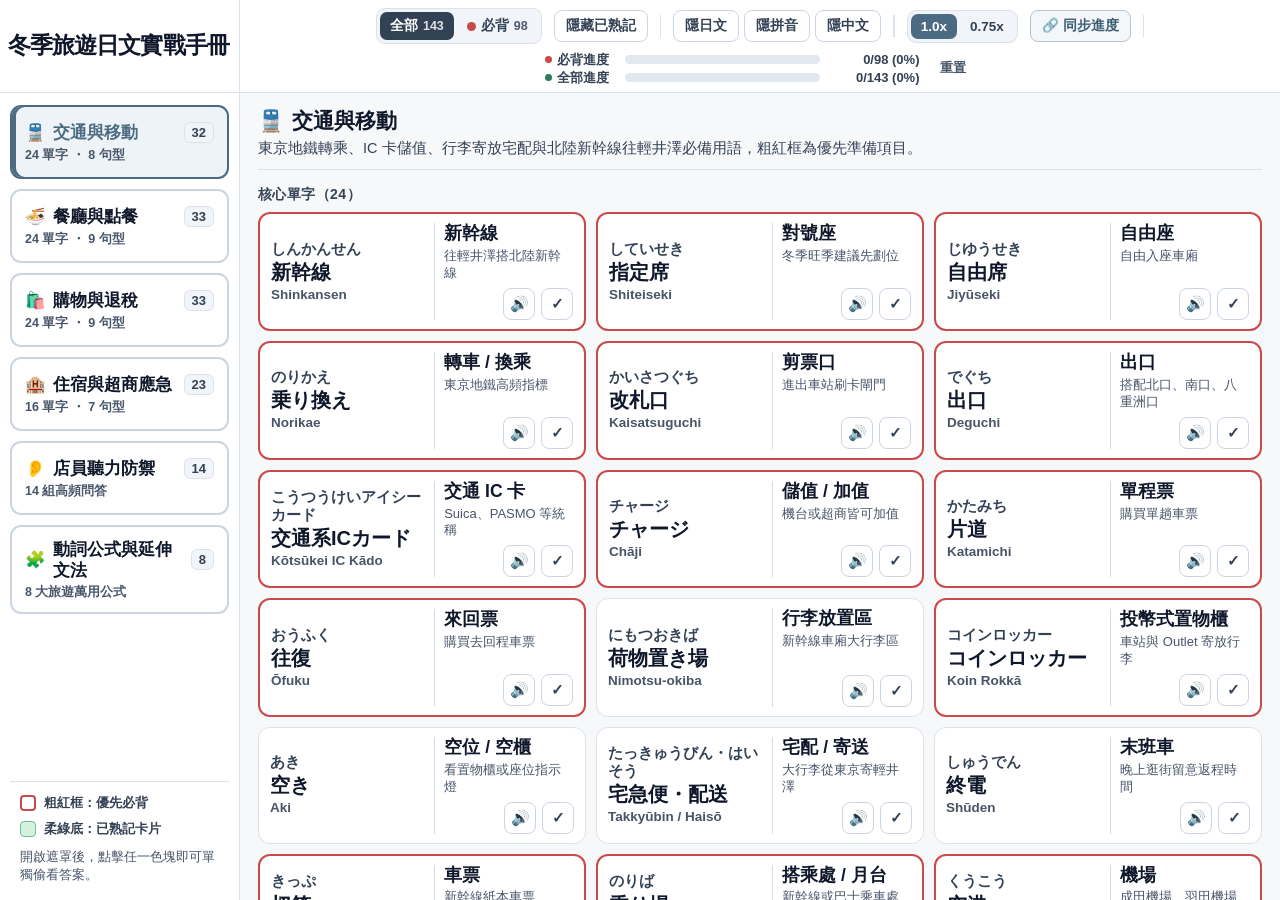
<file: learning-language/japanese.html>
<!DOCTYPE html>
<html lang="zh-Hant">
<head>
  <meta charset="UTF-8" />
  <meta name="viewport" content="width=device-width, initial-scale=1.0" />
  <title>冬季旅遊日文實戰手冊</title>
  <style>
    /* =========================================================================
       1. 設計系統變數與基礎重置 (低明度莫蘭迪日系清爽風・老花眼友善高對比)
       ========================================================================= */
    :root {
      --bg-page: #F7F8FA;
      --bg-card: #FFFFFF;
      --bg-subtle: #F1F4F8;
      --bg-mastered: #D6F0E0;
      --border-default: #DCE2EA;
      --border-strong: #CBD5E1;
      --border-core: #C94A4A;
      --border-mastered: #7CC49B;
      --accent-mastered: #2A7B56;
      --text-primary: #0F172A;
      --text-secondary: #334155;
      --text-muted: #475569;
      --sidebar-width: 240px;
      --radius-md: 10px;
      --radius-lg: 12px;
      --font-sans: "PingFang TC", "Microsoft JhengHei", "Hiragino Kaku Gothic ProN", "Yu Gothic", "Meiryo", -apple-system, BlinkMacSystemFont, "Segoe UI", sans-serif;
      --font-jp: "Hiragino Kaku Gothic ProN", "Yu Gothic", "Meiryo", "Noto Sans JP", sans-serif;
    }

    *, *::before, *::after {
      box-sizing: border-box;
    }

    html, body {
      height: 100%;
      margin: 0;
      padding: 0;
      background-color: var(--bg-page);
      color: var(--text-primary);
      font-family: var(--font-sans);
      -webkit-font-smoothing: antialiased;
      overflow: hidden;
    }

    button {
      font-family: inherit;
      cursor: pointer;
      border: none;
      background: none;
      padding: 0;
      color: inherit;
    }

    /* =========================================================================
       2. 全視窗雙區固定骨架 (Header 固定 + Sidebar 固定 + Main 獨立捲動)
       ========================================================================= */
    .app-shell {
      display: flex;
      flex-direction: column;
      height: 100vh;
      width: 100vw;
      overflow: hidden;
    }

    .app-header {
      flex-shrink: 0;
      display: flex;
      align-items: stretch;
      background-color: var(--bg-card);
      border-bottom: 1.5px solid var(--border-default);
      z-index: 30;
    }

    .header-brand {
      width: var(--sidebar-width);
      flex-shrink: 0;
      display: flex;
      align-items: center;
      justify-content: flex-start;
      padding: 10px 8px;
      border-right: 1.5px solid var(--border-default);
    }

    .header-brand h1 {
      margin: 0;
      font-size: 23px;
      font-weight: 800;
      letter-spacing: -0.04em;
      color: var(--text-primary);
      line-height: 1.2;
      white-space: nowrap;
    }

    .header-controls-wrap {
      flex: 1;
      min-width: 0;
      display: flex;
      flex-wrap: wrap;
      align-items: center;
      justify-content: center;
      gap: 8px 12px;
      padding: 8px 14px;
    }

    .control-group {
      display: flex;
      align-items: center;
      gap: 5px;
      flex-wrap: wrap;
    }

    .seg-group {
      display: inline-flex;
      align-items: center;
      gap: 3px;
      background-color: var(--bg-subtle);
      border: 1.5px solid var(--border-default);
      border-radius: 9px;
      padding: 3px;
    }

    .ctrl-btn {
      display: inline-flex;
      align-items: center;
      justify-content: center;
      gap: 5px;
      padding: 5px 10px;
      border-radius: 7px;
      font-size: 13.5px;
      font-weight: 700;
      color: var(--text-secondary);
      white-space: nowrap;
      transition: background-color 0.15s ease, color 0.15s ease, border-color 0.15s ease;
    }

    .ctrl-btn:hover {
      background-color: #E2E8F0;
      color: var(--text-primary);
    }

    .ctrl-btn.is-active {
      background-color: #334155;
      color: #FFFFFF;
    }

    .ctrl-btn.is-core-active {
      background-color: #FFFFFF;
      color: var(--border-core);
      box-shadow: inset 0 0 0 1.5px var(--border-core);
    }

    .ctrl-btn.is-rate-active {
      background-color: #4B6B82;
      color: #FFFFFF;
    }

    .outline-btn {
      display: inline-flex;
      align-items: center;
      justify-content: center;
      gap: 5px;
      padding: 6px 11px;
      border-radius: 8px;
      font-size: 13.5px;
      font-weight: 700;
      background-color: #FFFFFF;
      color: var(--text-secondary);
      border: 1.5px solid var(--border-strong);
      white-space: nowrap;
      transition: all 0.15s ease;
    }

    .outline-btn:hover {
      background-color: var(--bg-subtle);
      color: var(--text-primary);
    }

    .outline-btn.is-active {
      background-color: #334155;
      border-color: #334155;
      color: #FFFFFF;
    }

    .outline-btn.is-hide-active {
      background-color: #2A7B56;
      border-color: #2A7B56;
      color: #FFFFFF;
    }

    .outline-btn.is-sync-btn {
      color: #3B5B72;
      border-color: #B4C4D1;
      background-color: #F4F7FA;
    }

    .outline-btn.is-sync-btn:hover {
      background-color: #E6EEF4;
      border-color: #4B6B82;
      color: #1E3A4C;
    }

    .core-dot {
      width: 9px;
      height: 9px;
      border-radius: 50%;
      background-color: var(--border-core);
      display: inline-block;
      flex-shrink: 0;
    }

    .chip-num {
      font-size: 12.5px;
      opacity: 0.85;
      font-variant-numeric: tabular-nums;
    }

    .divider-v {
      width: 1.5px;
      height: 22px;
      background-color: var(--border-default);
      flex-shrink: 0;
    }

    /* 雙進度條區 */
    .progress-cluster {
      display: flex;
      align-items: center;
      gap: 10px;
    }

    .progress-stack {
      display: flex;
      flex-direction: column;
      gap: 5px;
    }

    .progress-row {
      display: flex;
      align-items: center;
      gap: 8px;
      font-size: 13px;
      line-height: 1;
    }

    .progress-label {
      display: inline-flex;
      align-items: center;
      gap: 5px;
      font-weight: 700;
      color: var(--text-secondary);
      width: 72px;
      flex-shrink: 0;
      white-space: nowrap;
    }

    .progress-dot {
      width: 7px;
      height: 7px;
      border-radius: 50%;
      flex-shrink: 0;
    }

    .progress-track {
      width: 195px;
      height: 9px;
      background-color: #E2E8F0;
      border-radius: 999px;
      overflow: hidden;
      flex-shrink: 0;
    }

    .progress-fill {
      height: 100%;
      border-radius: 999px;
      width: 0%;
      transition: width 0.25s ease;
    }

    .progress-stat {
      font-weight: 700;
      color: var(--text-secondary);
      font-variant-numeric: tabular-nums;
      min-width: 92px;
      text-align: right;
      white-space: nowrap;
    }

    .reset-btn {
      padding: 6px 9px;
      border-radius: 7px;
      font-size: 13px;
      font-weight: 700;
      color: var(--text-muted);
      border: 1.5px solid transparent;
      white-space: nowrap;
      transition: all 0.15s ease;
    }

    .reset-btn:hover {
      background-color: var(--bg-subtle);
      color: var(--text-primary);
      border-color: var(--border-default);
    }

    .reset-btn.is-confirm {
      background-color: var(--border-core);
      color: #FFFFFF;
      border-color: var(--border-core);
    }

    /* =========================================================================
       3. 下方左右主體 (左側固定分類欄 + 右側獨立捲動內容區)
       ========================================================================= */
    .app-body {
      flex: 1;
      min-height: 0;
      display: flex;
      overflow: hidden;
    }

    .sidebar {
      width: var(--sidebar-width);
      flex-shrink: 0;
      background-color: var(--bg-card);
      border-right: 1.5px solid var(--border-default);
      display: flex;
      flex-direction: column;
      overflow-y: auto;
      padding: 12px 10px;
      gap: 10px;
    }

    .sidebar-nav {
      display: flex;
      flex-direction: column;
      gap: 10px;
    }

    .cat-card-btn {
      width: 100%;
      min-height: 74px;
      padding: 12px 13px;
      border-radius: 11px;
      background-color: #FFFFFF;
      border: 2px solid var(--border-strong);
      display: flex;
      flex-direction: column;
      justify-content: center;
      gap: 5px;
      text-align: left;
      transition: all 0.16s ease;
    }

    .cat-card-btn:hover {
      background-color: #F8FAFC;
      border-color: #94A3B8;
    }

    .cat-card-top {
      display: flex;
      align-items: center;
      justify-content: space-between;
      gap: 6px;
      width: 100%;
    }

    .cat-card-title {
      font-size: 16.5px;
      font-weight: 800;
      color: var(--text-primary);
      display: inline-flex;
      align-items: center;
      gap: 7px;
      line-height: 1.25;
    }

    .cat-card-count {
      font-size: 13px;
      font-weight: 700;
      font-variant-numeric: tabular-nums;
      color: var(--text-secondary);
      background-color: var(--bg-subtle);
      border: 1px solid var(--border-default);
      padding: 2px 7px;
      border-radius: 6px;
      flex-shrink: 0;
    }

    .cat-card-meta {
      font-size: 12.5px;
      font-weight: 600;
      color: var(--text-muted);
      line-height: 1.2;
    }

    .sidebar-legend {
      margin-top: auto;
      padding: 12px 10px 4px;
      border-top: 1.5px solid var(--border-default);
      display: flex;
      flex-direction: column;
      gap: 8px;
      font-size: 13px;
      color: var(--text-secondary);
      font-weight: 600;
    }

    .legend-row {
      display: flex;
      align-items: center;
      gap: 8px;
    }

    .legend-box {
      width: 16px;
      height: 16px;
      border-radius: 4px;
      flex-shrink: 0;
    }

    .legend-tip {
      margin: 2px 0 0;
      font-size: 12.5px;
      font-weight: 500;
      color: var(--text-muted);
      line-height: 1.45;
    }

    .main-scroll {
      flex: 1;
      min-width: 0;
      min-height: 0;
      overflow-y: auto;
      padding: 14px 18px 36px;
    }

    .content-inner {
      max-width: 1440px;
      margin: 0 auto;
      display: flex;
      flex-direction: column;
      gap: 16px;
    }

    .section-header {
      padding-bottom: 10px;
      border-bottom: 1.5px solid var(--border-default);
      background: transparent;
    }

    .section-header h2 {
      margin: 0;
      font-size: 21px;
      font-weight: 800;
      color: var(--text-primary);
      display: flex;
      align-items: center;
      gap: 8px;
      line-height: 1.3;
    }

    .section-header p {
      margin: 4px 0 0;
      font-size: 14.5px;
      color: var(--text-secondary);
      line-height: 1.45;
    }

    .sub-heading {
      margin: 0 0 8px;
      font-size: 14px;
      font-weight: 800;
      color: var(--text-secondary);
      letter-spacing: 0.03em;
    }

    /* =========================================================================
       4. 卡片共用樣式 (必背粗紅框 / 已熟記柔綠底 / 遮罩偷看 / 發音與勾選)
       ========================================================================= */
    .card-base {
      background-color: var(--bg-card);
      border: 1.5px solid var(--border-default);
      border-radius: var(--radius-lg);
      transition: background-color 0.16s ease, border-color 0.16s ease;
    }

    .card-base:hover {
      border-color: #B8C4D4;
    }

    .card-base.is-mastered {
      background-color: var(--bg-mastered);
      border-color: var(--border-mastered);
    }

    .card-base.is-core {
      border: 2.5px solid var(--border-core);
    }

    .card-base.is-core.is-mastered {
      background-color: var(--bg-mastered);
      border: 2.5px solid var(--border-core);
    }

    .action-btns {
      display: inline-flex;
      align-items: center;
      gap: 6px;
      flex-shrink: 0;
    }

    .icon-btn {
      width: 32px;
      height: 32px;
      border-radius: 8px;
      border: 1.5px solid var(--border-strong);
      background-color: #FFFFFF;
      color: var(--text-secondary);
      font-size: 15px;
      font-weight: 800;
      display: inline-flex;
      align-items: center;
      justify-content: center;
      transition: all 0.15s ease;
      flex-shrink: 0;
    }

    .icon-btn:hover {
      background-color: var(--bg-subtle);
      color: var(--text-primary);
      border-color: #94A3B8;
    }

    .icon-btn.is-checked {
      background-color: var(--accent-mastered);
      border-color: var(--accent-mastered);
      color: #FFFFFF;
    }

    .icon-btn.is-speaking {
      background-color: #4B6B82;
      border-color: #4B6B82;
      color: #FFFFFF;
      transform: scale(1.06);
    }

    /* 遮罩色塊 */
    .mask-btn {
      display: inline-block;
      position: relative;
      text-align: left;
      border-radius: 6px;
      padding: 1px 7px;
      background-color: #DDE4EE;
      color: transparent;
      user-select: none;
      max-width: 100%;
      vertical-align: middle;
      transition: background-color 0.15s ease;
    }

    .mask-btn:hover {
      background-color: #CBD5E1;
    }

    .mask-blur {
      filter: blur(5px);
      opacity: 0.35;
      pointer-events: none;
    }

    .mask-hint {
      position: absolute;
      inset: 0;
      display: flex;
      align-items: center;
      justify-content: center;
      font-size: 12px;
      font-weight: 700;
      color: #334155;
      white-space: nowrap;
      pointer-events: none;
    }

    /* =========================================================================
       5. 單字卡網格：桌機一列三張・精簡留白・老花眼放大字體
       ========================================================================= */
    .vocab-grid {
      display: grid;
      grid-template-columns: repeat(3, minmax(0, 1fr));
      gap: 10px;
    }

    .vocab-card {
      padding: 9px 11px;
      display: flex;
      align-items: stretch;
      gap: 9px;
    }

    .vocab-left {
      width: 56%;
      min-width: 0;
      padding-right: 8px;
      border-right: 1px solid rgba(148, 163, 184, 0.38);
      display: flex;
      flex-direction: column;
      justify-content: center;
      gap: 2px;
    }

    .vocab-kana {
      font-family: var(--font-jp);
      font-size: 14.5px;
      font-weight: 600;
      color: var(--text-secondary);
      line-height: 1.25;
      word-break: break-word;
    }

    .vocab-ja {
      font-family: var(--font-jp);
      font-size: 20px;
      font-weight: 800;
      color: var(--text-primary);
      line-height: 1.25;
      word-break: break-word;
    }

    .vocab-romaji {
      font-size: 13.5px;
      font-weight: 600;
      color: var(--text-muted);
      line-height: 1.25;
      word-break: break-word;
    }

    .vocab-right {
      width: 44%;
      min-width: 0;
      display: flex;
      flex-direction: column;
      justify-content: space-between;
      gap: 6px;
    }

    .vocab-zh {
      font-size: 17.5px;
      font-weight: 800;
      color: var(--text-primary);
      line-height: 1.25;
      word-break: break-word;
    }

    .vocab-note {
      margin: 3px 0 0;
      font-size: 13px;
      font-weight: 500;
      color: var(--text-muted);
      line-height: 1.3;
    }

    .vocab-actions {
      display: flex;
      justify-content: flex-end;
    }

    /* =========================================================================
       6. 句型卡、店員聽力卡、動詞文法卡 (橫向雙欄精簡高度)
       ========================================================================= */
    .stack-list {
      display: flex;
      flex-direction: column;
      gap: 9px;
    }

    .sentence-card {
      padding: 11px 14px;
      display: grid;
      grid-template-columns: minmax(0, 7fr) minmax(0, 5fr);
      gap: 12px;
      align-items: center;
    }

    .sentence-left {
      padding-right: 12px;
      border-right: 1px solid rgba(148, 163, 184, 0.38);
      display: flex;
      flex-direction: column;
      gap: 3px;
    }

    .sentence-scene {
      font-size: 13.5px;
      font-weight: 800;
      line-height: 1.3;
    }

    .sentence-kana {
      font-family: var(--font-jp);
      font-size: 14.5px;
      font-weight: 600;
      color: var(--text-secondary);
      line-height: 1.35;
    }

    .sentence-ja {
      font-family: var(--font-jp);
      font-size: 18.5px;
      font-weight: 800;
      color: var(--text-primary);
      line-height: 1.35;
    }

    .sentence-romaji {
      font-size: 14px;
      font-weight: 600;
      color: var(--text-muted);
      line-height: 1.35;
    }

    .sentence-right {
      display: flex;
      align-items: center;
      justify-content: space-between;
      gap: 10px;
    }

    .sentence-zh {
      font-size: 16.5px;
      font-weight: 800;
      color: var(--text-primary);
      line-height: 1.35;
    }

    .sentence-tip {
      margin: 4px 0 0;
      font-size: 14px;
      color: var(--text-secondary);
      line-height: 1.4;
    }

    .listening-card {
      padding: 12px 14px;
      display: grid;
      grid-template-columns: minmax(0, 1fr) minmax(0, 1fr);
      gap: 14px;
      align-items: stretch;
    }

    .listening-col {
      display: flex;
      align-items: flex-start;
      justify-content: space-between;
      gap: 10px;
    }

    .listening-col.clerk-col {
      padding-right: 14px;
      border-right: 1px solid rgba(148, 163, 184, 0.38);
    }

    .listening-body {
      min-width: 0;
      display: flex;
      flex-direction: column;
      gap: 3px;
    }

    .badge-row {
      display: flex;
      align-items: center;
      gap: 7px;
      flex-wrap: wrap;
      margin-bottom: 2px;
    }

    .role-badge {
      font-size: 12.5px;
      font-weight: 800;
      padding: 2px 8px;
      border-radius: 6px;
    }

    .role-clerk {
      background-color: #E2E8F0;
      color: #334155;
    }

    .role-reply {
      background-color: rgba(78, 115, 99, 0.16);
      color: #2D5242;
    }

    .scene-tag {
      font-size: 13.5px;
      font-weight: 800;
      color: #8F7343;
    }

    .qa-ja {
      font-family: var(--font-jp);
      font-size: 18px;
      font-weight: 800;
      color: var(--text-primary);
      line-height: 1.35;
    }

    .qa-zh {
      font-size: 15.5px;
      font-weight: 700;
      color: var(--text-primary);
      margin-top: 2px;
    }

    .grammar-card {
      padding: 13px 15px;
      display: grid;
      grid-template-columns: minmax(0, 7fr) minmax(0, 5fr);
      gap: 15px;
      align-items: stretch;
    }

    .grammar-left {
      padding-right: 15px;
      border-right: 1px solid rgba(148, 163, 184, 0.38);
      display: flex;
      flex-direction: column;
      gap: 8px;
    }

    .grammar-title-row {
      display: flex;
      flex-wrap: wrap;
      align-items: center;
      gap: 8px;
    }

    .grammar-badge {
      font-size: 12.5px;
      font-weight: 800;
      padding: 3px 9px;
      border-radius: 6px;
      background-color: rgba(69, 110, 115, 0.15);
      color: #2E5257;
    }

    .grammar-title {
      margin: 0;
      font-size: 18px;
      font-weight: 800;
      color: var(--text-primary);
    }

    .grammar-meaning {
      font-size: 15px;
      font-weight: 700;
      color: #456E73;
    }

    .formula-box {
      display: inline-block;
      align-self: flex-start;
      background-color: var(--bg-subtle);
      border: 1px solid var(--border-default);
      border-radius: 8px;
      padding: 5px 11px;
      font-size: 14.5px;
      font-weight: 600;
      color: var(--text-secondary);
    }

    .formula-del {
      text-decoration: line-through;
      color: var(--border-core);
      font-weight: 800;
    }

    .formula-hl {
      color: #36595D;
      font-weight: 800;
    }

    .formula-hl-warm {
      color: #8F7343;
      font-weight: 800;
    }

    .example-list {
      display: flex;
      flex-direction: column;
      gap: 7px;
    }

    .example-item {
      background-color: rgba(248, 250, 252, 0.92);
      border: 1px solid var(--border-default);
      border-radius: 9px;
      padding: 8px 11px;
      display: flex;
      align-items: flex-start;
      justify-content: space-between;
      gap: 10px;
    }

    .grammar-right {
      display: flex;
      flex-direction: column;
      gap: 8px;
    }

    .grammar-right-top {
      display: flex;
      align-items: center;
      justify-content: space-between;
      gap: 8px;
    }

    .grammar-note-title {
      font-size: 15px;
      font-weight: 800;
      color: #36595D;
    }

    .grammar-notes {
      margin: 0;
      padding-left: 19px;
      display: flex;
      flex-direction: column;
      gap: 8px;
      font-size: 14.5px;
      color: var(--text-secondary);
      line-height: 1.55;
    }

    .empty-state {
      background-color: rgba(255, 255, 255, 0.8);
      border: 2px dashed var(--border-strong);
      border-radius: var(--radius-lg);
      padding: 40px 20px;
      text-align: center;
    }

    .empty-state h3 {
      margin: 0;
      font-size: 17px;
      color: var(--text-primary);
    }

    .empty-state p {
      margin: 6px 0 14px;
      font-size: 14.5px;
      color: var(--text-muted);
    }

    .empty-btn {
      padding: 8px 16px;
      border-radius: 8px;
      background-color: #334155;
      color: #FFFFFF;
      font-size: 14px;
      font-weight: 700;
    }

    .empty-btn:hover {
      background-color: #1E293B;
    }

    /* Toast 浮動提示（底部中央顯示） */
    .toast-container {
      position: fixed;
      left: 50%;
      bottom: 22px;
      transform: translateX(-50%);
      z-index: 70;
      display: flex;
      flex-direction: column;
      align-items: center;
      gap: 8px;
      pointer-events: none;
      width: min(92vw, 560px);
    }

    .toast-item {
      background-color: #1E293B;
      color: #FFFFFF;
      font-size: 14.5px;
      font-weight: 700;
      padding: 10px 18px;
      border-radius: 10px;
      box-shadow: 0 8px 24px rgba(15, 23, 42, 0.24);
      text-align: center;
      line-height: 1.45;
      opacity: 1;
      transition: opacity 0.25s ease, transform 0.25s ease;
    }

    .toast-item.is-fading {
      opacity: 0;
      transform: translateY(6px);
    }

    /* 手動複製同步網址備援視窗（剪貼簿受限時顯示） */
    .sync-modal-backdrop {
      position: fixed;
      inset: 0;
      background-color: rgba(15, 23, 42, 0.45);
      display: none;
      align-items: center;
      justify-content: center;
      padding: 16px;
      z-index: 80;
    }

    .sync-modal-backdrop.is-open {
      display: flex;
    }

    .sync-modal {
      width: min(520px, 100%);
      background-color: #FFFFFF;
      border: 1.5px solid var(--border-strong);
      border-radius: 14px;
      padding: 18px 20px;
      box-shadow: 0 18px 40px rgba(15, 23, 42, 0.2);
      display: flex;
      flex-direction: column;
      gap: 12px;
    }

    .sync-modal h3 {
      margin: 0;
      font-size: 17px;
      font-weight: 800;
      color: var(--text-primary);
    }

    .sync-modal p {
      margin: 0;
      font-size: 14px;
      color: var(--text-secondary);
      line-height: 1.5;
    }

    .sync-modal-input {
      width: 100%;
      padding: 10px 12px;
      border-radius: 8px;
      border: 1.5px solid var(--border-strong);
      background-color: var(--bg-subtle);
      color: var(--text-primary);
      font-size: 13.5px;
      font-family: ui-monospace, SFMono-Regular, Menlo, Monaco, Consolas, monospace;
    }

    .sync-modal-actions {
      display: flex;
      justify-content: flex-end;
      gap: 8px;
    }

    /* =========================================================================
       7. 響應式斷點 (桌機 3 欄 -> 中螢幕 2 欄 -> 手機 1 欄與頂部橫向分類)
       ========================================================================= */
    @media (max-width: 1180px) {
      .vocab-grid {
        grid-template-columns: repeat(2, minmax(0, 1fr));
      }
      .grammar-card {
        grid-template-columns: 1fr;
      }
      .grammar-left {
        padding-right: 0;
        border-right: none;
        padding-bottom: 12px;
        border-bottom: 1px solid rgba(148, 163, 184, 0.38);
      }
    }

    @media (max-width: 860px) {
      .app-header {
        flex-direction: column;
      }
      .header-brand {
        width: 100%;
        border-right: none;
        border-bottom: 1px solid var(--border-default);
        padding: 8px 14px;
      }
      .header-controls-wrap {
        padding: 8px 10px;
        gap: 6px 10px;
      }
      .divider-v {
        display: none;
      }
      .app-body {
        flex-direction: column;
      }
      .sidebar {
        width: 100%;
        border-right: none;
        border-bottom: 1.5px solid var(--border-default);
        padding: 8px 10px;
        overflow-x: auto;
        overflow-y: hidden;
      }
      .sidebar-nav {
        flex-direction: row;
        gap: 8px;
      }
      .cat-card-btn {
        width: auto;
        min-width: 160px;
        min-height: 58px;
        padding: 8px 12px;
        flex-shrink: 0;
      }
      .sidebar-legend {
        display: none;
      }
      .sentence-card,
      .listening-card {
        grid-template-columns: 1fr;
      }
      .sentence-left,
      .listening-col.clerk-col {
        padding-right: 0;
        border-right: none;
        padding-bottom: 10px;
        border-bottom: 1px solid rgba(148, 163, 184, 0.38);
      }
    }

    @media (max-width: 640px) {
      .vocab-grid {
        grid-template-columns: 1fr;
      }
      .progress-track {
        width: 130px;
      }
      .main-scroll {
        padding: 12px 10px 28px;
      }
    }
  </style>
</head>
<body>
  <div class="app-shell">
    <!-- ==================== 頂部固定整合列 (不隨單字捲動) ==================== -->
    <header class="app-header">
      <div class="header-brand">
        <h1>冬季旅遊日文實戰手冊</h1>
      </div>

      <div class="header-controls-wrap">
        <!-- 範圍篩選：全部 / 必背 (紅點無星號) -->
        <div class="seg-group" role="group" aria-label="學習範圍篩選">
          <button id="btnFilterAll" type="button" class="ctrl-btn is-active" title="顯示全部項目">
            <span>全部</span>
            <span id="totalAllChip" class="chip-num">143</span>
          </button>
          <button id="btnFilterCore" type="button" class="ctrl-btn" title="只顯示粗紅框必背項目">
            <span class="core-dot"></span>
            <span>必背</span>
            <span id="coreTotalChip" class="chip-num">0</span>
          </button>
        </div>

        <!-- 獨立開關按鈕：隱藏已熟記 -->
        <button id="btnHideMastered" type="button" class="outline-btn" title="隱藏所有已標記熟記的卡片，專心複習未熟記項目">
          隱藏已熟記
        </button>

        <span class="divider-v" aria-hidden="true"></span>

        <!-- 三向遮罩自我測驗 -->
        <div class="control-group" role="group" aria-label="遮罩測驗模式">
          <button id="btnMaskJa" type="button" class="outline-btn" title="隱藏日文與假名進行自我抽考">隱日文</button>
          <button id="btnMaskRomaji" type="button" class="outline-btn" title="隱藏羅馬拼音">隱拼音</button>
          <button id="btnMaskZh" type="button" class="outline-btn" title="隱藏中文翻譯">隱中文</button>
        </div>

        <span class="divider-v" aria-hidden="true"></span>

        <!-- 語速切換 -->
        <div class="seg-group" role="group" aria-label="日語朗讀語速">
          <button id="btnRateNormal" type="button" class="ctrl-btn is-rate-active" title="正常語速 1.0x">1.0x</button>
          <button id="btnRateSlow" type="button" class="ctrl-btn" title="慢速跟讀 0.75x">0.75x</button>
        </div>

        <!-- 跨裝置同步網址按鈕 -->
        <button id="btnSyncProgress" type="button" class="outline-btn is-sync-btn" title="產生並複製專屬同步網址，在其他裝置打開即可同步進度">
          🔗 同步進度
        </button>

        <span class="divider-v" aria-hidden="true"></span>

        <!-- 加長版雙進度條 + 兩段式安全重置 -->
        <div class="progress-cluster">
          <div class="progress-stack">
            <div class="progress-row">
              <span class="progress-label">
                <span class="progress-dot" style="background-color: #C94A4A;"></span>
                必背進度
              </span>
              <div class="progress-track">
                <div id="coreProgressFill" class="progress-fill" style="background-color: #C94A4A;"></div>
              </div>
              <span id="coreProgressText" class="progress-stat">0/0 (0%)</span>
            </div>
            <div class="progress-row">
              <span class="progress-label">
                <span class="progress-dot" style="background-color: #2A7B56;"></span>
                全部進度
              </span>
              <div class="progress-track">
                <div id="allProgressFill" class="progress-fill" style="background-color: #2A7B56;"></div>
              </div>
              <span id="allProgressText" class="progress-stat">0/143 (0%)</span>
            </div>
          </div>

          <button id="btnResetProgress" type="button" class="reset-btn" title="清空所有已熟記紀錄">重置</button>
        </div>
      </div>
    </header>

    <!-- ==================== 下方主體：左側固定分類欄 + 右側捲動內容 ==================== -->
    <div class="app-body">
      <aside class="sidebar" aria-label="大分類導覽側欄">
        <nav id="sidebarNav" class="sidebar-nav"></nav>

        <div class="sidebar-legend">
          <div class="legend-row">
            <span class="legend-box" style="border: 2.5px solid #C94A4A; background: #FFFFFF;"></span>
            <span>粗紅框：優先必背</span>
          </div>
          <div class="legend-row">
            <span class="legend-box" style="border: 1.5px solid #6BBF92; background: #D6F0E0;"></span>
            <span>柔綠底：已熟記卡片</span>
          </div>
          <p class="legend-tip">開啟遮罩後，點擊任一色塊即可單獨偷看答案。</p>
        </div>
      </aside>

      <main id="mainScrollArea" class="main-scroll">
        <div id="contentContainer" class="content-inner"></div>
      </main>
    </div>
  </div>

  <!-- 底部中央浮動提示容器 -->
  <div id="toastContainer" class="toast-container" aria-live="polite"></div>

  <!-- 手動複製備援視窗（僅在瀏覽器封鎖剪貼簿寫入時出現） -->
  <div id="syncModalBackdrop" class="sync-modal-backdrop" role="dialog" aria-modal="true" aria-labelledby="syncModalTitle">
    <div class="sync-modal">
      <h3 id="syncModalTitle">🔗 複製跨裝置同步網址</h3>
      <p id="syncModalDesc">請全選複製下方網址，傳送到手機或平板並開啟，即可載入目前的熟記進度：</p>
      <input id="syncModalInput" class="sync-modal-input" type="text" readonly />
      <div class="sync-modal-actions">
        <button id="btnSyncModalCopy" type="button" class="outline-btn is-sync-btn">全選並複製</button>
        <button id="btnSyncModalClose" type="button" class="outline-btn">關閉</button>
      </div>
    </div>
  </div>

  <script>
    (function () {
      'use strict';

      // =========================================================================
      // 1. 完整 143 項冬季東京・輕井澤旅遊日文資料庫（修正＋擴充版）
      //    (32 + 33 + 33 + 23 + 14 + 8 = 143 項)
      // =========================================================================
      const CATEGORIES = [
        {
          key: 'transport',
          icon: '🚆',
          name: '交通與移動',
          meta: '24 單字 ・ 8 句型',
          subtitle: '東京地鐵轉乘、IC 卡儲值、行李寄放宅配與北陸新幹線往輕井澤必備用語，粗紅框為優先準備項目。',
          color: '#4B6B82',
          bgTint: '#EEF3F7',
          vocab: [
            { id: 'tr-v1', core: true, kana: 'しんかんせん', ja: '新幹線', tts: 'しんかんせん', romaji: 'Shinkansen', zh: '新幹線', note: '往輕井澤搭北陸新幹線' },
            { id: 'tr-v2', core: true, kana: 'していせき', ja: '指定席', tts: 'していせき', romaji: 'Shiteiseki', zh: '對號座', note: '冬季旺季建議先劃位' },
            { id: 'tr-v3', core: true, kana: 'じゆうせき', ja: '自由席', tts: 'じゆうせき', romaji: 'Jiyūseki', zh: '自由座', note: '自由入座車廂' },
            { id: 'tr-v4', core: true, kana: 'のりかえ', ja: '乗り換え', tts: 'のりかえ', romaji: 'Norikae', zh: '轉車 / 換乘', note: '東京地鐵高頻指標' },
            { id: 'tr-v5', core: true, kana: 'かいさつぐち', ja: '改札口', tts: 'かいさつぐち', romaji: 'Kaisatsuguchi', zh: '剪票口', note: '進出車站刷卡閘門' },
            { id: 'tr-v6', core: true, kana: 'でぐち', ja: '出口', tts: 'でぐち', romaji: 'Deguchi', zh: '出口', note: '搭配北口、南口、八重洲口' },
            { id: 'tr-v7', core: true, kana: 'こうつうけいアイシーカード', ja: '交通系ICカード', tts: 'こうつうけいあいしーかーど', romaji: 'Kōtsūkei IC Kādo', zh: '交通 IC 卡', note: 'Suica、PASMO 等統稱' },
            { id: 'tr-v8', core: true, kana: 'チャージ', ja: 'チャージ', tts: 'ちゃーじ', romaji: 'Chāji', zh: '儲值 / 加值', note: '機台或超商皆可加值' },
            { id: 'tr-v9', core: true, kana: 'かたみち', ja: '片道', tts: 'かたみち', romaji: 'Katamichi', zh: '單程票', note: '購買單趟車票' },
            { id: 'tr-v10', core: true, kana: 'おうふく', ja: '往復', tts: 'おうふく', romaji: 'Ōfuku', zh: '來回票', note: '購買去回程車票' },
            { id: 'tr-v11', core: false, kana: 'にもつおきば', ja: '荷物置き場', tts: 'にもつおきば', romaji: 'Nimotsu-okiba', zh: '行李放置區', note: '新幹線車廂大行李區' },
            { id: 'tr-v12', core: true, kana: 'コインロッカー', ja: 'コインロッカー', tts: 'こいんろっかー', romaji: 'Koin Rokkā', zh: '投幣式置物櫃', note: '車站與 Outlet 寄放行李' },
            { id: 'tr-v13', core: false, kana: 'あき', ja: '空き', tts: 'あき', romaji: 'Aki', zh: '空位 / 空櫃', note: '看置物櫃或座位指示燈' },
            { id: 'tr-v14', core: false, kana: 'たっきゅうびん・はいそう', ja: '宅急便・配送', tts: 'たっきゅうびん、はいそう', romaji: 'Takkyūbin / Haisō', zh: '宅配 / 寄送', note: '大行李從東京寄輕井澤' },
            { id: 'tr-v15', core: false, kana: 'しゅうでん', ja: '終電', tts: 'しゅうでん', romaji: 'Shūden', zh: '末班車', note: '晚上逛街留意返程時間' },
            { id: 'tr-v16', core: true, kana: 'きっぷ', ja: '切符', tts: 'きっぷ', romaji: 'Kippu', zh: '車票', note: '新幹線紙本車票' },
            { id: 'tr-v17', core: true, kana: 'のりば', ja: '乗り場', tts: 'のりば', romaji: 'Noriba', zh: '搭乘處 / 月台', note: '新幹線或巴士乘車處' },
            { id: 'tr-v18', core: true, kana: 'くうこう', ja: '空港', tts: 'くうこう', romaji: 'Kūkō', zh: '機場', note: '成田機場、羽田機場' },
            { id: 'tr-v19', core: true, kana: 'ちかてつ', ja: '地下鉄', tts: 'ちかてつ', romaji: 'Chikatetsu', zh: '地鐵', note: '東京 Metro、都營地下鐵' },
            { id: 'tr-v20', core: false, kana: 'バス', ja: 'バス', tts: 'ばす', romaji: 'Basu', zh: '巴士 / 公車', note: '輕井澤景點移動常搭' },
            { id: 'tr-v21', core: true, kana: 'えき', ja: '駅', tts: 'えき', romaji: 'Eki', zh: '車站', note: '東京駅、軽井沢駅' },
            { id: 'tr-v22', core: false, kana: 'ちかく', ja: '近く', tts: 'ちかく', romaji: 'Chikaku', zh: '附近', note: '問路確認周邊設施' },
            { id: 'tr-v23', core: false, kana: 'まっすぐ', ja: 'まっすぐ', tts: 'まっすぐ', romaji: 'Massugu', zh: '直走', note: '聽懂方向指引必備' },
            { id: 'tr-v24', core: false, kana: 'みぎ・ひだり', ja: '右・左', tts: 'みぎ、ひだり', romaji: 'Migi / Hidari', zh: '右邊 / 左邊', note: '轉彎方向辨識' }
          ],
          sentences: [
            {
              id: 'tr-s1', core: true,
              situation: '在東京站詢問往輕井澤的新幹線月台',
              kana: 'かるいざわ いき の しんかんせん は、なんばんせん ですか？',
              ja: '軽井沢行きの新幹線は、何番線ですか？',
              tts: 'かるいざわいきのしんかんせんは、なんばんせんですか？',
              romaji: 'Karuizawa-iki no shinkansen wa, nan-bansen desu ka?',
              zh: '請問往輕井澤的新幹線在第幾月台？',
              tip: '「～行き (iki)」表示開往某地，「何番線」是第幾月台。'
            },
            {
              id: 'tr-s2', core: true,
              situation: '上車前快速確認這班電車有沒有到目的地',
              kana: 'この でんしゃ は、しんじゅく に いきますか？',
              ja: 'この電車は、新宿に行きますか？',
              tts: 'このでんしゃは、しんじゅくにいきますか？',
              romaji: 'Kono densha wa, Shinjuku ni ikimasu ka?',
              zh: '這班電車有到新宿嗎？',
              tip: '套用 N5「地點＋に行きますか」，可自由替換站名。'
            },
            {
              id: 'tr-s3', core: true,
              situation: '在人工櫃檯購買兩張往輕井澤對號座車票',
              kana: 'かるいざわ まで、していせき を にまい おねがいします。',
              ja: '軽井沢まで、指定席を二枚お願いします。',
              tts: 'かるいざわまで、していせきをにまいおねがいします。',
              romaji: 'Karuizawa made, shiteiseki wo ni-mai onegaishimasu.',
              zh: '到輕井澤，請給我兩張對號座。',
              tip: '車票量詞用「～枚 (mai)」，買來回票可加上「往復で」。'
            },
            {
              id: 'tr-s4', core: true,
              situation: '拉著大行李箱在車站或櫃檯詢問寄放',
              kana: 'おおきい にもつ を あずけたいです。',
              ja: '大きい荷物を預けたいです。',
              tts: 'おおきいにもつをあずけたいです。',
              romaji: 'Ōkii nimotsu wo azuketai desu.',
              zh: '我想寄放大件行李。',
              tip: '套用「動詞去ます＋たいです」表達需求，簡短明確。'
            },
            {
              id: 'tr-s5', core: false,
              situation: '在東京車站或輕井澤站尋找投幣式置物櫃',
              kana: 'コインロッカー は どこ に ありますか？',
              ja: 'コインロッカーはどこにありますか？',
              tts: 'こいんろっかーはどこにありますか？',
              romaji: 'Koin rokkā wa doko ni arimasu ka?',
              zh: '請問投幣式置物櫃在哪裡？',
              tip: '熱門時段容易客滿，可留意指示牌上的「空き (Aki)」。'
            },
            {
              id: 'tr-s6', core: false,
              situation: '在超商或人工窗口請店員替西瓜卡加值',
              kana: 'スイカ に さんぜんえん チャージ おねがいします。',
              ja: 'スイカに三千円チャージお願いします。',
              tts: 'すいかにさんぜんえんちゃーじおねがいします。',
              romaji: 'Suica ni sanzen-en chāji onegaishimasu.',
              zh: '請幫西瓜卡儲值三千日圓。',
              tip: '遞出卡片與現金說這句即可，金額可替換為千円、二千円。'
            },
            {
              id: 'tr-s7', core: false,
              situation: '在窗口購買單程車票返回東京站',
              kana: 'とうきょうえき まで かたみち で おねがいします。',
              ja: '東京駅まで片道でお願いします。',
              tts: 'とうきょうえきまでかたみちでおねがいします。',
              romaji: 'Tōkyō-eki made katamichi de onegaishimasu.',
              zh: '到東京車站，請給我單程票。',
              tip: '若要買來回票，把「片道」換成「往復 (Ōfuku)」。'
            },
            {
              id: 'tr-s8', core: false,
              situation: '確認下一班新幹線的發車時間',
              kana: 'つぎ の しんかんせん は なんじ ですか？',
              ja: '次の新幹線は何時ですか？',
              tts: 'つぎのしんかんせんはなんじですか？',
              romaji: 'Tsugi no shinkansen wa nanji desu ka?',
              zh: '請問下一班新幹線是幾點？',
              tip: '「次の (Tsugi no)」代表下一個、下一班，搭巴士也適用。'
            }
          ]
        },
        {
          key: 'dining',
          icon: '🍜',
          name: '餐廳與點餐',
          meta: '24 單字 ・ 9 句型',
          subtitle: '東京餐廳、咖啡廳、居酒屋與冬季暖食必備，涵蓋內用外帶、去冰客製化（～抜き）與過敏提醒。',
          color: '#9E6359',
          bgTint: '#F8EFEF',
          vocab: [
            { id: 'dn-v1', core: true, kana: 'よやく', ja: '予約', tts: 'よやく', romaji: 'Yoyaku', zh: '預約 / 訂位', note: '入店報訂位姓名' },
            { id: 'dn-v2', core: true, kana: 'きんえん・きつえん', ja: '禁煙・喫煙', tts: 'きんえん、きつえん', romaji: 'Kin-en / Kitsuen', zh: '禁菸 / 吸菸', note: '居酒屋常問座位偏好' },
            { id: 'dn-v3', core: true, kana: 'あたたかい・つめたい', ja: '温かい・冷たい', tts: 'あたたかい、つめたい', romaji: 'Atatakai / Tsumetai', zh: '熱的 / 冰的', note: '餐廳茶飲、蕎麥麵冷熱' },
            { id: 'dn-v4', core: true, kana: 'ホット・アイス', ja: 'ホット・アイス', tts: 'ほっと、あいす', romaji: 'Hotto / Aisu', zh: '熱飲 / 冰飲', note: '咖啡廳點飲料最常用' },
            { id: 'dn-v5', core: true, kana: 'てんない・もちかえり', ja: '店内・持ち帰り', tts: 'てんない、もちかえり', romaji: 'Tennai / Mochikaeri', zh: '內用 / 外帶', note: '稅率不同（10% / 8%）必問' },
            { id: 'dn-v6', core: true, kana: 'おひや・おゆ', ja: 'お冷・お湯', tts: 'おひや、おゆ', romaji: 'Ohiya / Oyu', zh: '冰開水 / 熱開水', note: '冬天想喝熱水直接要 お湯' },
            { id: 'dn-v7', core: true, kana: 'とりざら', ja: '取り皿', tts: 'とりざら', romaji: 'Torizara', zh: '分食小盤', note: '大家一起分食時索取' },
            { id: 'dn-v8', core: true, kana: 'ちゅうもん', ja: '注文', tts: 'ちゅうもん', romaji: 'Chūmon', zh: '點餐', note: '呼叫店員點菜用' },
            { id: 'dn-v9', core: true, kana: 'おかいけい', ja: 'お会計', tts: 'おかいけい', romaji: 'Okaikei', zh: '結帳 / 買單', note: '最禮貌的結帳說法' },
            { id: 'dn-v10', core: true, kana: 'べつべつ', ja: '別々', tts: 'べつべつ', romaji: 'Betsubetsu', zh: '分開（結帳）', note: '各自付自己的餐點' },
            { id: 'dn-v11', core: false, kana: 'しょっけん', ja: '食券', tts: 'しょっけん', romaji: 'Shokken', zh: '餐券', note: '拉麵店自動點餐機購買' },
            { id: 'dn-v12', core: false, kana: 'おとおし', ja: 'お通し', tts: 'おとおし', romaji: 'O-tōshi', zh: '居酒屋小菜（桌費）', note: '入座先上的付費小菜' },
            { id: 'dn-v13', core: true, kana: 'アレルギー', ja: 'アレルギー', tts: 'あれるぎー', romaji: 'Arerugī', zh: '過敏', note: '點餐前確認過敏原' },
            { id: 'dn-v14', core: true, kana: 'メニュー', ja: 'メニュー', tts: 'めにゅー', romaji: 'Menyū', zh: '菜單', note: '英語メニュー 英文菜單' },
            { id: 'dn-v15', core: true, kana: 'おすすめ', ja: 'おすすめ', tts: 'おすすめ', romaji: 'Osusume', zh: '推薦 / 招牌', note: '請店員推薦必點料理' },
            { id: 'dn-v16', core: true, kana: 'ひとり・ふたり・さんにん', ja: '一人・二人・三人', tts: 'ひとり、ふたり、さんにん', romaji: 'Hitori / Futari / San-nin', zh: '一位 / 兩位 / 三位', note: '進餐廳報人數必備' },
            { id: 'dn-v17', core: false, kana: 'まんせき', ja: '満席', tts: 'まんせき', romaji: 'Manseki', zh: '客滿', note: '店門口無空位標示' },
            { id: 'dn-v18', core: false, kana: 'なまビール', ja: '生ビール', tts: 'なまびーる', romaji: 'Nama-bīru', zh: '生啤酒', note: '居酒屋常簡說 生（なま）' },
            { id: 'dn-v19', core: false, kana: 'おいしい', ja: '美味しい', tts: 'おいしい', romaji: 'Oishī', zh: '好吃', note: '稱讚料理讓老闆開心' },
            { id: 'dn-v20', core: false, kana: 'からい', ja: '辛い', tts: 'からい', romaji: 'Karai', zh: '辣的', note: '確認餐點是否會辣' },
            { id: 'dn-v21', core: true, kana: 'こおりぬき', ja: '氷抜き', tts: 'こおりぬき', romaji: 'Kōri-nuki', zh: '去冰', note: '用「抜き」比「なし」更道地' },
            { id: 'dn-v22', core: false, kana: 'かえだま', ja: '替え玉', tts: 'かえだま', romaji: 'Kaedama', zh: '加麵', note: '拉麵店單點追加麵條' },
            { id: 'dn-v23', core: false, kana: 'いただきます', ja: 'いただきます', tts: 'いただきます', romaji: 'Itadakimasu', zh: '我要開動了', note: '用餐前禮貌用語' },
            { id: 'dn-v24', core: true, kana: 'ごちそうさまでした', ja: 'ごちそうさまでした', tts: 'ごちそうさまでした', romaji: 'Gochisōsama deshita', zh: '謝謝招待', note: '吃飽結帳離店時道謝' }
          ],
          sentences: [
            {
              id: 'dn-s1', core: true,
              situation: '走進餐廳報人數並告知有事先訂位',
              kana: 'すみません、さんにん です。よやく しています。',
              ja: 'すみません、三人です。予約しています。',
              tts: 'すみません、さんにんです。よやくしています。',
              romaji: 'Sumimasen, san-nin desu. Yoyaku shite imasu.',
              zh: '不好意思，我們三位，我有預約。',
              tip: '若沒預約直接說「三人です」並比手勢即可。'
            },
            {
              id: 'dn-s2', core: true,
              situation: '一月天氣寒冷，向店員點熱茶或熱開水',
              kana: 'あたたかい おちゃ を ください。／ おゆ を ください。',
              ja: '温かいお茶をください。／お湯をください。',
              tts: 'あたたかいおちゃをください。おゆをください。',
              romaji: 'Atatakai ocha wo kudasai. / Oyu wo kudasai.',
              zh: '請給我熱茶。／請給我熱開水。',
              tip: '日本餐廳預設給冰開水（お冷），想要熱開水直接說「お湯」。'
            },
            {
              id: 'dn-s3', core: true,
              situation: '點餐時客製化要求去冰或不要加蔥',
              kana: 'こおりぬき で おねがいします。（ねぎぬき で おねがいします）',
              ja: '氷抜きでお願いします。（ネギ抜きでお願いします）',
              tts: 'こおりぬきでおねがいします。ねぎぬきでおねがいします。',
              romaji: 'Kōri-nuki de onegaishimasu. (Negi-nuki de onegaishimasu.)',
              zh: '請幫我去冰。（請不要加蔥。）',
              tip: '要求去除某配料，用「～抜きでお願いします」最自然道地。'
            },
            {
              id: 'dn-s4', core: true,
              situation: '多人分享料理時，索取三個分食小盤',
              kana: 'すみません、とりざら を さんまい いただけますか？',
              ja: 'すみません、取り皿を三枚いただけますか？',
              tts: 'すみません、とりざらをさんまいいただけますか？',
              romaji: 'Sumimasen, torizara wo san-mai itadakemasu ka?',
              zh: '不好意思，可以給我三個分食盤嗎？',
              tip: '「いただけますか」比「ください」語氣更柔和禮貌。'
            },
            {
              id: 'dn-s5', core: true,
              situation: '與同行旅伴需要分開結帳',
              kana: 'おかいけい は べつべつ で おねがいします。',
              ja: 'お会計は別々でお願いします。',
              tts: 'おかいけいはべつべつでおねがいします。',
              romaji: 'Okaikei wa betsubetsu de onegaishimasu.',
              zh: '結帳請幫我們分開算。',
              tip: '要一起算就說「一緒に (Issho ni) お願いします」。'
            },
            {
              id: 'dn-s6', core: false,
              situation: '不知道點什麼時，請店員推薦招牌菜',
              kana: 'おすすめ は なん ですか？',
              ja: 'おすすめは何ですか？',
              tts: 'おすすめはなんですか？',
              romaji: 'Osusume wa nan desu ka?',
              zh: '請問有什麼推薦的嗎？',
              tip: '在輕井澤特色小店或居酒屋點菜非常實用。'
            },
            {
              id: 'dn-s7', core: false,
              situation: '在咖啡廳點一杯熱咖啡並告知內用',
              kana: 'ホットコーヒー を ひとつ、てんない で おねがいします。',
              ja: 'ホットコーヒーを一つ、店内でお願いします。',
              tts: 'ほっとこーひーをひとつ、てんないでおねがいします。',
              romaji: 'Hotto kōhī wo hitotsu, tennai de onegaishimasu.',
              zh: '請給我一杯熱咖啡，內用。',
              tip: '主動說出「店内で」或「持ち帰りで」，結帳更順暢。'
            },
            {
              id: 'dn-s8', core: true,
              situation: '點餐前提醒店員自己對特定食材過敏',
              kana: 'エビ の アレルギー が あります。',
              ja: 'エビのアレルギーがあります。',
              tts: 'えびのあれるぎーがあります。',
              romaji: 'Ebi no arerugī ga arimasu.',
              zh: '我對蝦子過敏。',
              tip: '可替換為「ピーナッツ（花生）」「牛乳（牛奶）」「そば（蕎麥）」。'
            },
            {
              id: 'dn-s9', core: false,
              situation: '吃飽結帳離開時向店家道謝並稱讚',
              kana: 'ごちそうさまでした！とても おいしかったです。',
              ja: 'ごちそうさまでした！とても美味しかったです。',
              tts: 'ごちそうさまでした！とてもおいしかったです。',
              romaji: 'Gochisōsama deshita! Totemo oishikatta desu.',
              zh: '謝謝招待！非常好吃。',
              tip: '離店時微笑說這句，日本店家會非常開心。'
            }
          ]
        },
        {
          key: 'shopping',
          icon: '🛍️',
          name: '購物與退稅',
          meta: '24 單字 ・ 9 句型',
          subtitle: '東京百貨、藥妝與輕井澤 Outlet 實戰，區分試穿衣服與試穿鞋子動詞、全新庫存、暖暖包與防滑配件。',
          color: '#5E607A',
          bgTint: '#F1F1F7',
          vocab: [
            { id: 'sh-v1', core: true, kana: 'しちゃくしつ', ja: '試着室', tts: 'しちゃくしつ', romaji: 'Shichakushitsu', zh: '試衣間', note: '進日本試衣間需脫鞋' },
            { id: 'sh-v2', core: true, kana: 'ざいこ', ja: '在庫', tts: 'ざいこ', romaji: 'Zaiko', zh: '庫存', note: '問倉庫是否還有貨' },
            { id: 'sh-v3', core: true, kana: 'めんぜい', ja: '免税', tts: 'めんぜい', romaji: 'Menzei', zh: '免稅', note: '未稅滿 5,000 日圓' },
            { id: 'sh-v4', core: true, kana: 'パスポート', ja: 'パスポート', tts: 'ぱすぽーと', romaji: 'Pasupōto', zh: '護照', note: '退稅必備實體正本' },
            { id: 'sh-v5', core: true, kana: 'ふくろ', ja: '袋', tts: 'ふくろ', romaji: 'Fukuro', zh: '袋子 / 購物袋', note: '大多需付費加購' },
            { id: 'sh-v6', core: true, kana: 'ぜいこみ・ぜいぬき', ja: '税込み・税抜き', tts: 'ぜいこみ、ぜいぬき', romaji: 'Zeikomi / Zeinuki', zh: '含稅 / 未稅', note: '免稅門檻看未稅價' },
            { id: 'sh-v7', core: true, kana: 'サイズ', ja: 'サイズ', tts: 'さいず', romaji: 'Saizu', zh: '尺寸 / 尺碼', note: '服飾、冬靴必備詞' },
            { id: 'sh-v8', core: true, kana: 'おおきい・ちいさい', ja: '大きい・小さい', tts: 'おおきい、ちいさい', romaji: 'Ōkii / Chīsai', zh: '大的 / 小的', note: '詢問大一號或小一號' },
            { id: 'sh-v9', core: true, kana: 'いろ（しろ・くろ）', ja: '色（白・黒）', tts: 'いろ、しろ、くろ', romaji: 'Iro (Shiro / Kuro)', zh: '顏色（白・黑）', note: '他の色（別的顏色）' },
            { id: 'sh-v10', core: true, kana: 'あたらしいの', ja: '新しいの', tts: 'あたらしいの', romaji: 'Atarashī no', zh: '新的（非展示品）', note: '問架上以外全新庫存' },
            { id: 'sh-v11', core: false, kana: 'わりびき・セール', ja: '割引・セール', tts: 'わりびき、せーる', romaji: 'Waribiki / Sēru', zh: '折扣 / 特價', note: '一月冬季折扣季常見' },
            { id: 'sh-v12', core: false, kana: 'ラッピング', ja: 'ラッピング', tts: 'らっぴんぐ', romaji: 'Rappingu', zh: '禮物包裝', note: '伴手禮送人包裝服務' },
            { id: 'sh-v13', core: true, kana: 'カイロ（はるカイロ）', ja: 'カイロ（貼るカイロ）', tts: 'かいろ、はるかいろ', romaji: 'Kairo (Haru Kairo)', zh: '暖暖包（貼式）', note: '超商藥妝冬季必買' },
            { id: 'sh-v14', core: false, kana: 'てぶくろ・マフラー', ja: '手袋・マフラー', tts: 'てぶくろ、まふらー', romaji: 'Tebukuro / Mafurā', zh: '手套 / 圍巾', note: '輕井澤零下添購保暖' },
            { id: 'sh-v15', core: true, kana: 'すべりどめ', ja: '滑り止め', tts: 'すべりどめ', romaji: 'Suberidome', zh: '防滑墊 / 鞋底防滑', note: '雪地結冰路面必備' },
            { id: 'sh-v16', core: true, kana: 'レンタル', ja: 'レンタル', tts: 'れんたる', romaji: 'Rentaru', zh: '租借', note: '輕井澤租雪衣、雪具' },
            { id: 'sh-v17', core: true, kana: 'いくら', ja: 'いくら', tts: 'いくら', romaji: 'Ikura', zh: '多少錢', note: '問價錢最萬用單字' },
            { id: 'sh-v18', core: true, kana: 'クレジットカード', ja: 'クレジットカード', tts: 'くれじっとかーど', romaji: 'Kurejitto Kādo', zh: '信用卡', note: '口語常簡稱 カード' },
            { id: 'sh-v19', core: false, kana: 'げんきん', ja: '現金', tts: 'げんきん', romaji: 'Genkin', zh: '現金', note: '老街或小店備用' },
            { id: 'sh-v20', core: false, kana: 'レシート', ja: 'レシート', tts: 'れしーと', romaji: 'Reshīto', zh: '收據 / 明細', note: '百貨集中退稅務必留存' },
            { id: 'sh-v21', core: true, kana: 'しちゃく', ja: '試着', tts: 'しちゃく', romaji: 'Shichaku', zh: '試穿（衣服）', note: '專指外套、上衣、褲子' },
            { id: 'sh-v22', core: true, kana: 'はく', ja: '履く', tts: 'はく', romaji: 'Haku', zh: '穿（鞋子・褲子）', note: '試穿雪靴、球鞋用此動詞' },
            { id: 'sh-v23', core: false, kana: 'カウンター', ja: 'カウンター', tts: 'かうんたー', romaji: 'Kauntā', zh: '櫃檯', note: '退稅櫃檯 免税カウンター' },
            { id: 'sh-v24', core: false, kana: 'みているだけ', ja: '見ているだけ', tts: 'みているだけ', romaji: 'Mite iru dake', zh: '只是看看', note: '禮貌婉拒店員緊跟' }
          ],
          sentences: [
            {
              id: 'sh-s1', core: true,
              situation: '拿著外套或毛衣詢問能否試穿（衣服專用）',
              kana: 'これ を しちゃく してもいいですか？',
              ja: 'これを試着してもいいですか？',
              tts: 'これをしちゃくしてもいいですか？',
              romaji: 'Kore wo shichaku shite mo ī desu ka?',
              zh: '請問我可以試穿這件嗎？',
              tip: '「試着」主要用於試穿衣服；套用「て形＋もいいですか」。'
            },
            {
              id: 'sh-s2', core: true,
              situation: '在 Outlet 試穿雪靴或運動鞋（鞋子專用）',
              kana: 'はいてみてもいいですか？',
              ja: '履いてみてもいいですか？',
              tts: 'はいてみてもいいですか？',
              romaji: 'Haite mite mo ī desu ka?',
              zh: '請問可以試穿看看嗎？',
              tip: '試穿鞋子用動詞「履く (はく)」，說這句店員會覺得非常道地！'
            },
            {
              id: 'sh-s3', core: true,
              situation: '在輕井澤 Outlet 詢問有沒有大一號的尺寸',
              kana: 'これ の、もうすこし おおきい サイズ は ありますか？',
              ja: 'これの、もう少し大きいサイズはありますか？',
              tts: 'これの、もうすこしおおきいさいずはありますか？',
              romaji: 'Kore no, mō sukoshi ōkii saizu wa arimasu ka?',
              zh: '請問這個有再大一點的尺寸嗎？',
              tip: '找小一號就把「大きい」換成「小さい (Chīsai)」。'
            },
            {
              id: 'sh-s4', core: true,
              situation: '詢問百貨或 Outlet 的免稅手續辦理地點',
              kana: 'めんぜい の てつづき は どこ で できますか？',
              ja: '免税の手続きはどこでできますか？',
              tts: 'めんぜいのてつづきはどこでできますか？',
              romaji: 'Menzei no tetsuzuki wa doko de dekimasu ka?',
              zh: '請問免稅手續在哪裡辦理？',
              tip: '部分百貨需帶護照正本與收據到專屬退稅櫃檯。'
            },
            {
              id: 'sh-s5', core: true,
              situation: '不想買架上展示品，詢問是否有全新未拆庫存',
              kana: 'あたらしいの ありますか？',
              ja: '新しいのありますか？',
              tts: 'あたらしいのありますか？',
              romaji: 'Atarashī no arimasu ka?',
              zh: '請問有全新的嗎？',
              tip: '買包包、衣服、鞋子時超好用，簡短自然又有禮貌。'
            },
            {
              id: 'sh-s6', core: true,
              situation: '結帳時禮貌告知要用刷卡或西瓜卡付款',
              kana: 'カード で おねがいします。／ スイカ で おねがいします。',
              ja: 'カードでお願いします。／スイカでお願いします。',
              tts: 'かーどでおねがいします。すいかでおねがいします。',
              romaji: 'Kādo de onegaishimasu. / Suica de onegaishimasu.',
              zh: '請讓我刷卡。／請用西瓜卡結帳。',
              tip: '加上「お願いします」比單說「カードで」更加得體有禮。'
            },
            {
              id: 'sh-s7', core: false,
              situation: '在超商或藥妝店尋找可貼在衣服上的暖暖包',
              kana: 'はるカイロ は どこ に ありますか？',
              ja: '貼るカイロはどこにありますか？',
              tts: 'はるかいろはどこにありますか？',
              romaji: 'Haru kairo wa doko ni arimasu ka?',
              zh: '請問貼式暖暖包在哪裡？',
              tip: '手握式叫「貼らないカイロ (Haranai kairo)」。'
            },
            {
              id: 'sh-s8', core: false,
              situation: '買伴手禮時詢問店家是否提供禮物包裝',
              kana: 'プレゼントよう に ラッピング できますか？',
              ja: 'プレゼント用にラッピングできますか？',
              tts: 'ぷれぜんとようにらっぴんぐできますか？',
              romaji: 'Purezento-yō ni rappingu dekimasu ka?',
              zh: '請問可以做成禮物包裝嗎？',
              tip: '部分店家包裝需加價，可留意標示「無料（免費）/ 有料（收費）」。'
            },
            {
              id: 'sh-s9', core: false,
              situation: '店員熱情介紹時，微笑表示先隨便逛逛',
              kana: 'ちょっと みているだけ です。',
              ja: 'ちょっと見ているだけです。',
              tts: 'ちょっとみているだけです。',
              romaji: 'Chotto mite iru dake desu.',
              zh: '我只是先看看。',
              tip: '語氣自然柔和，店員會貼心退後讓你安心慢慢挑。'
            }
          ]
        },
        {
          key: 'accommodation',
          icon: '🏨',
          name: '住宿與超商應急',
          meta: '16 單字 ・ 7 句型',
          subtitle: '飯店入住退房、行李寄放與宅配到輕井澤、超商微波加熱與清楚婉拒袋子，以及冬季感冒應急。',
          color: '#4E7363',
          bgTint: '#EDF4F0',
          vocab: [
            { id: 'ac-v1', core: true, kana: 'チェックイン', ja: 'チェックイン', tts: 'ちぇっくいん', romaji: 'Chekku-in', zh: '辦理入住', note: '飯店櫃檯報到必備' },
            { id: 'ac-v2', core: true, kana: 'チェックアウト', ja: 'チェックアウト', tts: 'ちぇっくあうと', romaji: 'Chekku-auto', zh: '辦理退房', note: '通常為上午 10–11 點' },
            { id: 'ac-v3', core: false, kana: 'なまえ', ja: '名前', tts: 'なまえ', romaji: 'Namae', zh: '名字 / 姓名', note: '核對訂房護照姓名' },
            { id: 'ac-v4', core: false, kana: 'へや', ja: '部屋', tts: 'へや', romaji: 'Heya', zh: '房間', note: '飯店客房' },
            { id: 'ac-v5', core: true, kana: 'かぎ・カードキー', ja: '鍵・カードキー', tts: 'かぎ、かーどきー', romaji: 'Kagi / Kādokī', zh: '鑰匙 / 房卡', note: '進房感應或退房歸還' },
            { id: 'ac-v6', core: true, kana: 'にもつ', ja: '荷物', tts: 'にもつ', romaji: 'Nimotsu', zh: '行李', note: '寄放或寄送行李用' },
            { id: 'ac-v7', core: true, kana: 'ワイファイ', ja: 'Wi-Fi', tts: 'わいふぁい', romaji: 'Wai-fai', zh: 'Wi-Fi 網路', note: '密碼叫 パスワード' },
            { id: 'ac-v8', core: false, kana: 'ちょうしょく', ja: '朝食', tts: 'ちょうしょく', romaji: 'Chōshoku', zh: '早餐', note: '確認飯店早餐時間地點' },
            { id: 'ac-v9', core: false, kana: 'おんせん・だいよくじょう', ja: '温泉・大浴場', tts: 'おんせん、だいよくじょう', romaji: 'Onsen / Daiyokujō', zh: '溫泉 / 大浴場', note: '輕井澤冬季泡湯享受' },
            { id: 'ac-v10', core: false, kana: 'おべんとう', ja: 'お弁当', tts: 'おべんとう', romaji: 'Obentō', zh: '便當', note: '超商或新幹線駅弁' },
            { id: 'ac-v11', core: true, kana: 'はし', ja: '箸', tts: 'はし', romaji: 'Hashi', zh: '筷子', note: '超商或餐廳索取餐具' },
            { id: 'ac-v12', core: true, kana: 'くすり', ja: '薬', tts: 'くすり', romaji: 'Kusuri', zh: '藥', note: '藥妝店尋找常備藥' },
            { id: 'ac-v13', core: true, kana: 'かぜ', ja: '風邪', tts: 'かぜ', romaji: 'Kaze', zh: '感冒', note: '感冒藥叫 風邪薬' },
            { id: 'ac-v14', core: true, kana: 'いたい', ja: '痛い', tts: 'いたい', romaji: 'Itai', zh: '痛', note: '頭痛 頭が痛い / 胃痛 胃が痛い' },
            { id: 'ac-v15', core: false, kana: 'たすけて', ja: '助けて', tts: 'たすけて', romaji: 'Tasukete', zh: '救命 / 幫幫我', note: '緊急狀況求助用' },
            { id: 'ac-v16', core: true, kana: 'けっこうです', ja: '結構です', tts: 'けっこうです', romaji: 'Kekkō desu', zh: '不用了（禮貌拒絕）', note: '比 大丈夫です 更不會誤會' }
          ],
          sentences: [
            {
              id: 'ac-s1', core: true,
              situation: '抵達飯店櫃檯出示護照辦理入住',
              kana: 'チェックイン おねがいします。よやく が あります。',
              ja: 'チェックインお願いします。予約があります。',
              tts: 'ちぇっくいんおねがいします。よやくがあります。',
              romaji: 'Chekku-in onegaishimasu. Yoyaku ga arimasu.',
              zh: '我要辦理入住，我有預約。',
              tip: '說完雙手遞出護照即可快速核對訂房資料。'
            },
            {
              id: 'ac-s2', core: true,
              situation: '退房後還想逛街，請飯店暫時寄放行李',
              kana: 'チェックアウトご に、にもつ を あずかってもらえますか？',
              ja: 'チェックアウト後に、荷物を預かってもらえますか？',
              tts: 'ちぇっくあうとごに、にもつをあずかってもらえますか？',
              romaji: 'Chekku-auto-go ni, nimotsu wo azukatte moraemasu ka?',
              zh: '請問退房後可以幫我寄放行李嗎？',
              tip: '入住前寄放可說「チェックイン前 (mae) に…」。'
            },
            {
              id: 'ac-s3', core: true,
              situation: '在東京飯店櫃檯請人員協助將大行李宅配到輕井澤',
              kana: 'この にもつ を かるいざわ の ホテル へ はいそう できますか？',
              ja: 'この荷物を軽井沢のホテルへ配送できますか？',
              tts: 'このにもつをかるいざわのほてるへはいそうできますか？',
              romaji: 'Kono nimotsu wo Karuizawa no hoteru e haisō dekimasu ka?',
              zh: '請問這件行李可以配送到輕井澤的飯店嗎？',
              tip: '準備好輕井澤飯店的日文地址與訂房確認單給櫃檯看最省事。'
            },
            {
              id: 'ac-s4', core: true,
              situation: '在超商買便當或熱食時請店員微波加熱',
              kana: 'あたためてください。',
              ja: '温めてください。',
              tts: 'あたためてください。',
              romaji: 'Atatamete kudasai.',
              zh: '請幫我加熱。',
              tip: '套用「動詞て形＋ください」，在超商幾乎每天用到。'
            },
            {
              id: 'ac-s5', core: true,
              situation: '結帳時清楚表達不需要加購塑膠袋',
              kana: 'ふくろ は いりません。／ けっこうです。',
              ja: '袋はいりません。／結構です。',
              tts: 'ふくろはいりません。けっこうです。',
              romaji: 'Fukuro wa irimasen. / Kekkō desu.',
              zh: '我不需要袋子。／不用了，謝謝。',
              tip: '用「いりません」或「結構です」比「大丈夫です」更明確無歧義。'
            },
            {
              id: 'ac-s6', core: false,
              situation: '冬季受寒身體不適，在藥妝店尋找感冒藥',
              kana: 'あたま が いたい です。かぜぐすり は どこ ですか？',
              ja: '頭が痛いです。風邪薬はどこですか？',
              tts: 'あたまがいたいです。かぜぐすりはどこですか？',
              romaji: 'Atama ga itai desu. Kazegusuri wa doko desu ka?',
              zh: '我頭痛，請問感冒藥在哪裡？',
              tip: '肚子痛可說「お腹が痛いです (Onaka ga itai desu)」。'
            },
            {
              id: 'ac-s7', core: false,
              situation: '在飯店房間內無法連上網路，向櫃檯反映',
              kana: 'へや の ワイファイ が つながりません。',
              ja: '部屋のWi-Fiがつながりません。',
              tts: 'へやのわいふぁいがつながりません。',
              romaji: 'Heya no Wai-fai ga tsunagarimasen.',
              zh: '房間的 Wi-Fi 連不上。',
              tip: '「つながりません」是「連不上」之意，手機網路異常也適用。'
            }
          ]
        },
        {
          key: 'listening',
          icon: '👂',
          name: '店員聽力防禦',
          meta: '14 組高頻問答',
          subtitle: '收錄東京超商、咖啡廳、餐廳與退稅最常聽到的 14 句店員提問與最道地零誤會回覆，左右皆可獨立發音。',
          color: '#8F7343',
          bgTint: '#F7F3EA',
          qaList: [
            {
              id: 'ls-1', core: true, scene: '01・集點卡確認',
              clerk: { kana: 'ポイントカード は おもち ですか？', ja: 'ポイントカードはお持ちですか？', tts: 'ぽいんとかーどはおもちですか？', romaji: 'Pointo kādo wa omochi desu ka?', zh: '請問您有集點卡嗎？' },
              reply: { kana: 'いいえ、もっていません。', ja: 'いいえ、持っていません。', tts: 'いいえ、もっていません。', romaji: 'Īe, motte imasen.', zh: '沒有，我沒有集點卡。', note: '直接說「持っていません」比「大丈夫です」更明確不會被二次確認。' }
            },
            {
              id: 'ls-2', core: true, scene: '02・加購塑膠袋',
              clerk: { kana: 'ふくろ は ごいりよう ですか？', ja: '袋はご入り用ですか？', tts: 'ふくろはごいりようですか？', romaji: 'Fukuro wa go-iriyō desu ka?', zh: '請問需要袋子嗎？' },
              reply: { kana: 'いちまい おねがいします。／ いいえ、けっこうです（いりません）。', ja: '一枚お願いします。／いいえ、結構です（いりません）。', tts: 'いちまいおねがいします。いいえ、けっこうです。いりません。', romaji: 'Ichi-mai onegaishimasu. / Īe, kekkō desu (irimasen).', zh: '請給我一個。／不用了（不需要）。', note: '不要袋子時用「結構です」或「いりません」最清楚。' }
            },
            {
              id: 'ls-3', core: true, scene: '03・超商微波加熱',
              clerk: { kana: 'おあたため しますか？', ja: 'お温めしますか？', tts: 'おあたためしますか？', romaji: 'O-atatame shimasu ka?', zh: '需要幫您加熱嗎？' },
              reply: { kana: 'はい、おねがいします。／ いいえ、そのまま で けっこうです。', ja: 'はい、お願いします。／いいえ、そのままで結構です。', tts: 'はい、おねがいします。いいえ、そのままでけっこうです。', romaji: 'Hai, onegaishimasu. / Īe, sonomama de kekkō desu.', zh: '好的，麻煩加熱。／不用，維持原樣即可。', note: '「そのままで」代表「就這樣不用動」，超道地日語。' }
            },
            {
              id: 'ls-4', core: true, scene: '04・付款方式確認',
              clerk: { kana: 'おしはらい ほうほう は？', ja: 'お支払い方法は？', tts: 'おしはらいほうほうは？', romaji: 'O-shiharai hōhō wa?', zh: '請問您的付款方式是？' },
              reply: { kana: 'カード で おねがいします。／ スイカ で おねがいします。', ja: 'カードでお願いします。／スイカでお願いします。', tts: 'かーどでおねがいします。すいかでおねがいします。', romaji: 'Kādo de onegaishimasu. / Suica de onegaishimasu.', zh: '請讓我刷卡。／請用西瓜卡。', note: '加上「お願いします」會比只說單字更禮貌自然。' }
            },
            {
              id: 'ls-5', core: true, scene: '05・內用或外帶',
              clerk: { kana: 'こちら で おめしあがり ですか？', ja: 'こちらでお召し上がりですか？', tts: 'こちらでおめしあがりですか？', romaji: 'Kochira de o-meshiagari desu ka?', zh: '請問您要在這裡（內用）嗎？' },
              reply: { kana: 'はい、てんない で おねがいします。／ もちかえり で おねがいします。', ja: 'はい、店内でお願いします。／持ち帰りでお願いします。', tts: 'はい、てんないでおねがいします。もちかえりでおねがいします。', romaji: 'Hai, tennai de onegaishimasu. / Mochikaeri de onegaishimasu.', zh: '是的，內用。／請幫我外帶。', note: '咖啡廳與速食店因內用 10%、外帶 8% 稅率不同必問。' }
            },
            {
              id: 'ls-6', core: true, scene: '06・冷熱食是否分袋',
              clerk: { kana: 'ふくろ は わけますか？', ja: '袋は分けますか？', tts: 'ふくろはわけますか？', romaji: 'Fukuro wa wakemasu ka?', zh: '袋子要分開裝嗎？' },
              reply: { kana: 'いっしょ で だいじょうぶ です。／ わけてください。', ja: '一緒で大丈夫です。／分けてください。', tts: 'いっしょでだいじょうぶです。わけてください。', romaji: 'Issho de daijōbu desu. / Wakete kudasai.', zh: '裝一起沒關係。／麻煩幫我分開裝。', note: '在超商同時買熱食和冰飲時幾乎必聽這句。' }
            },
            {
              id: 'ls-7', core: true, scene: '07・收據確認',
              clerk: { kana: 'レシート は ごいりよう ですか？', ja: 'レシートはご入り用ですか？', tts: 'れしーとはごいりようですか？', romaji: 'Reshīto wa go-iriyō desu ka?', zh: '請問需要收據嗎？' },
              reply: { kana: 'はい、おねがいします。／ いりません。', ja: 'はい、お願いします。／いりません。', tts: 'はい、おねがいします。いりません。', romaji: 'Hai, onegaishimasu. / Irimasen.', zh: '是的，麻煩給我。／不需要。', note: '百貨集中退稅務必拿收據，超商不需要可直接說「いりません」。' }
            },
            {
              id: 'ls-8', core: true, scene: '08・筷子雙數確認',
              clerk: { kana: 'おはし は なんぜん おつけしますか？', ja: 'お箸は何膳おつけしますか？', tts: 'おはしはなんぜんおつけしますか？', romaji: 'Ohashi wa nanzen o-tsuke shimasu ka?', zh: '請問需要附幾雙筷子？' },
              reply: { kana: 'にぜん（ふたつ） おねがいします。', ja: '二膳（ふたつ）お願いします。', tts: 'にぜんおねがいします。ふたつおねがいします。', romaji: 'Ni-zen (Futatsu) onegaishimasu.', zh: '請給我兩雙。', note: '筷子量詞是「膳 (ぜん)」，一時忘記直接說「ふたつ」加比手勢也完全通！' }
            },
            {
              id: 'ls-9', core: true, scene: '09・餐廳入店人數',
              clerk: { kana: 'なんめいさま ですか？', ja: '何名様ですか？', tts: 'なんめいさまですか？', romaji: 'Nan-mei sama desu ka?', zh: '請問幾位呢？' },
              reply: { kana: 'ふたり です。／ さんにん です。', ja: '二人です。／三人です。', tts: 'ふたりです。さんにんです。', romaji: 'Futari desu. / San-nin desu.', zh: '兩位。／三位。', note: '回答同時比手勢，溝通零失誤。' }
            },
            {
              id: 'ls-10', core: false, scene: '10・詢問決定餐點了嗎',
              clerk: { kana: 'ごちゅうもん は おきまり ですか？', ja: 'ご注文はお決まりですか？', tts: 'ごちゅうもんはおきまりですか？', romaji: 'Go-chūmon wa o-kimari desu ka?', zh: '請問您決定好要點什麼了嗎？' },
              reply: { kana: 'はい、これ を ください。／ もうすこし まってください。', ja: 'はい、これをください。／もう少し待ってください。', tts: 'はい、これをください。もうすこしまってください。', romaji: 'Hai, kore wo kudasai. / Mō sukoshi matte kudasai.', zh: '是的，請給我這個。／請再等我一下。', note: '還沒看懂菜單時，「もう少し待ってください」超救命。' }
            },
            {
              id: 'ls-11', core: true, scene: '11・退稅或入住查驗護照',
              clerk: { kana: 'パスポート を みせていただけますか？', ja: 'パスポートを見せていただけますか？', tts: 'ぱすぽーとをみせていただけますか？', romaji: 'Pasupōto wo misete itadakemasu ka?', zh: '請問可以出示您的護照嗎？' },
              reply: { kana: 'はい、どうぞ。', ja: 'はい、どうぞ。', tts: 'はい、どうぞ。', romaji: 'Hai, dōzo.', zh: '好的，請看（給您）。', note: '辦理免稅或飯店 Check-in 時高頻聽見。' }
            },
            {
              id: 'ls-12', core: false, scene: '12・試穿後詢問尺寸合適度',
              clerk: { kana: 'サイズ は いかが ですか？', ja: 'サイズはいかがですか？', tts: 'さいずはいかがですか？', romaji: 'Saizu wa ikaga desu ka?', zh: '請問尺寸還合適嗎？' },
              reply: { kana: 'ちょうどいい です。／ もうすこし おおきいの は ありますか？', ja: 'ちょうどいいです。／もう少し大きいのはありますか？', tts: 'ちょうどいいです。もうすこしおおきいのはありますか？', romaji: 'Chōdo ī desu. / Mō sukoshi ōkii no wa arimasu ka?', zh: '剛剛好。／請問有再大一點的嗎？', note: '輕井澤 Outlet 試穿大衣或雪靴時幾乎必聽。' }
            },
            {
              id: 'ls-13', core: false, scene: '13・詢問禁菸或吸菸席',
              clerk: { kana: 'きんえんせき と きつえんせき、どちら が よろしいですか？', ja: '禁煙席と喫煙席、どちらがよろしいですか？', tts: 'きんえんせきときつえんせき、どちらがよろしいですか？', romaji: 'Kin-enseki to kitsuenseki, dochira ga yoroshī desu ka?', zh: '請問禁菸席和吸菸席，您偏好哪一種？' },
              reply: { kana: 'きんえん で おねがいします。', ja: '禁煙でお願いします。', tts: 'きんえんでおねがいします。', romaji: 'Kin-en de onegaishimasu.', zh: '請給我禁菸席。', note: '部分傳統喫茶店或居酒屋仍會區分座位。' }
            },
            {
              id: 'ls-14', core: false, scene: '14・確認感應式刷卡支付',
              clerk: { kana: 'タッチけっさい で よろしいですか？', ja: 'タッチ決済でよろしいですか？', tts: 'たっちけっさいでよろしいですか？', romaji: 'Tatchi kessai de yoroshī desu ka?', zh: '請問您要用感應式支付嗎？' },
              reply: { kana: 'はい、おねがいします。', ja: 'はい、お願いします。', tts: 'はい、おねがいします。', romaji: 'Hai, onegaishimasu.', zh: '是的，麻煩您。', note: '日本現在非常普及感應刷卡與 Apple Pay，直接點頭說這句即可。' }
            }
          ]
        },
        {
          key: 'grammar',
          icon: '🧩',
          name: '動詞公式與延伸文法',
          meta: '8 大旅遊萬用公式',
          subtitle: '專為 N5 70% 尚未學過動詞變化的程度設計：左側看公式與例句，右側提供白話延伸解說與易混淆對照。',
          color: '#456E73',
          bgTint: '#EDF4F5',
          patterns: [
            {
              id: 'gr-1', core: true,
              badge: '公式 01・想要做～',
              title: '動詞ます形（去ます）＋ たいです',
              meaning: '想要做某動作',
              formulaHtml: '去掉 <span class="formula-del">ます</span> ＋ <span class="formula-hl">たいです</span>',
              examples: [
                {
                  kana: 'あたたかい ラーメン が たべたいです。',
                  ja: '温かいラーメンが食べたいです。',
                  tts: 'あたたかいらーめんがたべたいです。',
                  romaji: 'Atatakai rāmen ga tabetai desu.',
                  zh: '我想吃熱騰騰的拉麵。'
                },
                {
                  kana: 'かるいざわ の ゆき を みたいです。',
                  ja: '軽井沢の雪を見たいです。',
                  tts: 'かるいざわのゆきをみたいです。',
                  romaji: 'Karuizawa no yuki wo mitai desu.',
                  zh: '我想看輕井澤的雪。'
                }
              ],
              notes: [
                '<strong>完全不需背動詞分類：</strong>只要把學過的「ます」砍掉，直接接「たいです」就好（食べます ➔ 食べたいです、見ます ➔ 見たいです）。',
                '<strong>助詞「を」常變「が」：</strong>接上「たい」後變成形容詞性質，前面的受詞助詞「を」常會換成「<strong>が</strong>」（口語用 を 對方也完全聽得懂）。'
              ]
            },
            {
              id: 'gr-2', core: true,
              badge: '公式 02・請求許可',
              title: '動詞て形 ＋ もいいですか',
              meaning: '可以做～嗎？',
              formulaHtml: '動詞 <span class="formula-hl-warm">て形</span> ＋ <span class="formula-hl">もいいですか</span>',
              examples: [
                {
                  kana: 'しゃしん を とってもいいですか？',
                  ja: '写真を撮ってもいいですか？',
                  tts: 'しゃしんをとってもいいですか？',
                  romaji: 'Shashin wo totte mo ī desu ka?',
                  zh: '請問可以拍照嗎？'
                },
                {
                  kana: 'しちゃく してもいいですか？／ はいてみてもいいですか？',
                  ja: '試着してもいいですか？／履いてみてもいいですか？',
                  tts: 'しちゃくしてもいいですか？はいてみてもいいですか？',
                  romaji: 'Shichaku shite mo ī desu ka? / Haite mite mo ī desu ka?',
                  zh: '可以試穿衣服嗎？／可以試穿鞋子嗎？'
                }
              ],
              notes: [
                '<strong>衣服與鞋子分開記更道地：</strong>試穿衣服用「試着して」、試穿雪靴或球鞋用「履いてみて」、拍照用「撮って」。',
                '<strong>對方同意的回答：</strong>通常會微笑說「はい、どうぞ（請）」或「大丈夫ですよ（可以喔）」。'
              ]
            },
            {
              id: 'gr-3', core: true,
              badge: '公式 03・禮貌請求',
              title: '動詞て形 ＋ ください',
              meaning: '請幫我做～',
              formulaHtml: '動詞 <span class="formula-hl-warm">て形</span> ＋ <span class="formula-hl">ください</span>',
              examples: [
                {
                  kana: 'あたためてください。／ わけてください。',
                  ja: '温めてください。／分けてください。',
                  tts: 'あたためてください。わけてください。',
                  romaji: 'Atatamete kudasai. / Wakete kudasai.',
                  zh: '請幫我加熱。／請幫我分開裝。'
                },
                {
                  kana: 'ここ に かいてください。',
                  ja: 'ここに書いてください。',
                  tts: 'ここにかいてください。',
                  romaji: 'Koko ni kaite kudasai.',
                  zh: '請寫在這裡。'
                }
              ],
              notes: [
                '<strong>先記旅遊必備 5 個て形：</strong>温めて（加熱）、分けて（分開）、書いて（寫下來）、教えて（告訴我）、ゆっくり話して（說慢一點）。',
                '<strong>區分要東西 vs. 做動作：</strong>要東西用「名詞＋をください」，請對方做動作則用「動詞て形＋ください」。'
              ]
            },
            {
              id: 'gr-4', core: true,
              badge: '公式 04・更禮貌索取',
              title: '名詞を ＋ いただけますか',
              meaning: '請問可以給我～嗎？',
              formulaHtml: '<span class="formula-hl-warm">名詞を</span> ＋ <span class="formula-hl">いただけますか</span>',
              examples: [
                {
                  kana: 'とりざら を いただけますか？',
                  ja: '取り皿をいただけますか？',
                  tts: 'とりざらをいただけますか？',
                  romaji: 'Torizara wo itadakemasu ka?',
                  zh: '請問可以給我分食盤嗎？'
                },
                {
                  kana: 'えいご の メニュー を いただけますか？',
                  ja: '英語のメニューをいただけますか？',
                  tts: 'えいごのめにゅーをいただけますか？',
                  romaji: 'Eigo no menyū wo itadakemasu ka?',
                  zh: '請問可以給我英文菜單嗎？'
                }
              ],
              notes: [
                '<strong>比「ください」更柔和有禮：</strong>「ください」帶有一點點命令語氣，換成疑問句「いただけますか（能承蒙您給我嗎？）」在中高檔餐廳與飯店聽起來特別優雅。',
                '<strong>直接套用不需變化：</strong>只要在任何你想要的名詞後面加上「をいただけますか？」，完全不用動詞變化！'
              ]
            },
            {
              id: 'gr-5', core: true,
              badge: '公式 05・客製化去除',
              title: '名詞 ＋ 抜きでお願いします',
              meaning: '請不要加～（去除～）',
              formulaHtml: '<span class="formula-hl-warm">不想加的東西</span> ＋ <span class="formula-hl">抜きでお願いします</span>',
              examples: [
                {
                  kana: 'こおりぬき で おねがいします。',
                  ja: '氷抜きでお願いします。',
                  tts: 'こおりぬきでおねがいします。',
                  romaji: 'Kōri-nuki de onegaishimasu.',
                  zh: '請幫我去冰。'
                },
                {
                  kana: 'ネギぬき で おねがいします。',
                  ja: 'ネギ抜きでお願いします。',
                  tts: 'ねぎぬきでおねがいします。',
                  romaji: 'Negi-nuki de onegaishimasu.',
                  zh: '請不要加蔥。'
                }
              ],
              notes: [
                '<strong>比「なし」更道地自然：</strong>點餐去除某樣配料時，日本人習慣說「～抜き (nuki)」，例如 わさび抜き（不要芥末）、パクチー抜き（不要香菜）。',
                '<strong>搭配過敏提醒更安全：</strong>若是不敢吃用「抜き」；若是嚴重食物過敏，務必補一句「〜のアレルギーがあります」。'
              ]
            },
            {
              id: 'gr-6', core: true,
              badge: '公式 06・聽懂委婉拒絕',
              title: 'ちょっと… ／ あいにく…',
              meaning: '（不好意思，這有點不方便／真不巧沒有了）',
              formulaHtml: '聽到 <span class="formula-hl-warm">ちょっと…</span> 或 <span class="formula-hl-warm">あいにく…</span> ＝ <span class="formula-hl">委婉說不</span>',
              examples: [
                {
                  kana: 'すみません、しゃしん は ちょっと…',
                  ja: 'すみません、写真はちょっと…',
                  tts: 'すみません、しゃしんはちょっと',
                  romaji: 'Sumimasen, shashin wa chotto...',
                  zh: '不好意思，拍照可能不太方便…'
                },
                {
                  kana: 'あいにく、いま うりきれ です。',
                  ja: 'あいにく、今売り切れです。',
                  tts: 'あいにく、いまうりきれです。',
                  romaji: 'Ainiku, ima urikire desu.',
                  zh: '真不巧，目前已經售完了。'
                }
              ],
              notes: [
                '<strong>日本人很少直接說「ダメ」：</strong>當店內禁止拍照、座位客滿或商品缺貨時，店員語尾拖長說「ちょっと…」，就是在委婉拒絕囉！',
                '<strong>禮貌收尾：</strong>聽懂後只要點頭微笑回一句「わかりました、ありがとうございます（了解了，謝謝）」，互動就非常完美。'
              ]
            },
            {
              id: 'gr-7', core: true,
              badge: '公式 07・存在動詞對照',
              title: 'あります vs. います',
              meaning: '有／在（無生命物品 vs. 有生命人與動物）',
              formulaHtml: '物品・服務 ➔ <span class="formula-hl">あります</span> ／ 人・動物 ➔ <span class="formula-hl-warm">います</span>',
              examples: [
                {
                  kana: 'めんぜい は ありますか？／ ざいこ は ありますか？',
                  ja: '免税はありますか？／在庫はありますか？',
                  tts: 'めんぜいはありますか？ざいこはありますか？',
                  romaji: 'Menzei wa arimasu ka? / Zaiko wa arimasu ka?',
                  zh: '請問有免稅嗎？／請問有庫存嗎？'
                },
                {
                  kana: 'こども が います。／ ちゅうごくご が できる スタッフ は いますか？',
                  ja: '子供がいます。／中国語ができるスタッフはいますか？',
                  tts: 'こどもがいます。ちゅうごくごができるすたっふはいますか？',
                  romaji: 'Kodomo ga imasu. / Chūgokugo ga dekiru sutaffu wa imasu ka?',
                  zh: '我們有帶小孩。／請問有會說中文的店員嗎？'
                }
              ],
              notes: [
                '<strong>N5 最常混淆的兩組字：</strong>記住「不會自己動的（廁所、Wi-Fi、庫存、免稅服務）」全用 <strong>あります</strong>；「會自己動的人或動物（小孩、店員、朋友）」才用 <strong>います</strong>。',
                '<strong>否定形對照：</strong>沒有東西是「ありません」，沒有人是「いません」。'
              ]
            },
            {
              id: 'gr-8', core: true,
              badge: '公式 08・主詞限制與決定點餐',
              title: '～たいです（限制）＆ 名詞 ＋ にします',
              meaning: '我決定要點～ ／ 家人要點～',
              formulaHtml: '點餐決定用 <span class="formula-hl-warm">名詞</span> ＋ <span class="formula-hl">にします</span>（所有主詞通用）',
              examples: [
                {
                  kana: 'わたし は ラーメン に します。',
                  ja: '私はラーメンにします。',
                  tts: 'わたしはらーめんにします。',
                  romaji: 'Watashi wa rāmen ni shimasu.',
                  zh: '我決定要點拉麵。'
                },
                {
                  kana: 'つま は ホットコーヒー に します。',
                  ja: '妻はホットコーヒーにします。',
                  tts: 'つまはほっとこーひーにします。',
                  romaji: 'Tsuma wa hotto kōhī ni shimasu.',
                  zh: '我太太要點熱咖啡。'
                }
              ],
              notes: [
                '<strong>「～たいです」的主詞限制：</strong>「たいです」只能用在<strong>「我想要」</strong>或疑問句問對方「你想要嗎？」，不能直接用來敘述第三人（例如不能直接說「妻はコーヒーを飲みたいです」）。',
                '<strong>旅遊點餐神救星「～にします」：</strong>不管是幫自己決定餐點，還是替同行家人朋友點餐，只要說「（誰は）餐點＋にします」，自然、道地又完全不會犯文法錯！'
              ]
            }
          ]
        }
      ];

      // =========================================================================
      // 2. 固定順序索引、狀態管理與本機儲存 (含跨裝置 Bitmask 編解碼)
      // =========================================================================
      const STORAGE_KEY = 'jp_winter_tokyo_karuizawa_v1';

      // 建立固定順序的所有項目清單（用於 bitmask 同步編碼與進度統計）
      const ALL_ITEMS = [];
      CATEGORIES.forEach(function (cat) {
        if (cat.vocab) cat.vocab.forEach(function (item) { ALL_ITEMS.push({ id: item.id, core: !!item.core, catKey: cat.key }); });
        if (cat.sentences) cat.sentences.forEach(function (item) { ALL_ITEMS.push({ id: item.id, core: !!item.core, catKey: cat.key }); });
        if (cat.qaList) cat.qaList.forEach(function (item) { ALL_ITEMS.push({ id: item.id, core: !!item.core, catKey: cat.key }); });
        if (cat.patterns) cat.patterns.forEach(function (item) { ALL_ITEMS.push({ id: item.id, core: !!item.core, catKey: cat.key }); });
      });

      const ALL_IDS = ALL_ITEMS.map(function (item) { return item.id; });
      const CORE_IDS = ALL_ITEMS.filter(function (item) { return item.core; }).map(function (item) { return item.id; });
      const VALID_ID_SET = new Set(ALL_IDS);

      const state = {
        activeCategory: CATEGORIES[0].key,
        filterScope: 'all',     // 'all' | 'core'
        hideMastered: false,
        maskJa: false,
        maskRomaji: false,
        maskZh: false,
        speechRate: 1.0,
        mastered: new Set(),
        revealedKeys: new Set(), // 記錄遮罩狀態下被單獨點擊偷看的區塊
        resetConfirmTimer: null
      };

      // DOM 元素參照
      const els = {
        btnFilterAll: document.getElementById('btnFilterAll'),
        btnFilterCore: document.getElementById('btnFilterCore'),
        totalAllChip: document.getElementById('totalAllChip'),
        coreTotalChip: document.getElementById('coreTotalChip'),
        btnHideMastered: document.getElementById('btnHideMastered'),
        btnMaskJa: document.getElementById('btnMaskJa'),
        btnMaskRomaji: document.getElementById('btnMaskRomaji'),
        btnMaskZh: document.getElementById('btnMaskZh'),
        btnRateNormal: document.getElementById('btnRateNormal'),
        btnRateSlow: document.getElementById('btnRateSlow'),
        btnSyncProgress: document.getElementById('btnSyncProgress'),
        coreProgressFill: document.getElementById('coreProgressFill'),
        coreProgressText: document.getElementById('coreProgressText'),
        allProgressFill: document.getElementById('allProgressFill'),
        allProgressText: document.getElementById('allProgressText'),
        btnResetProgress: document.getElementById('btnResetProgress'),
        sidebarNav: document.getElementById('sidebarNav'),
        mainScrollArea: document.getElementById('mainScrollArea'),
        contentContainer: document.getElementById('contentContainer'),
        toastContainer: document.getElementById('toastContainer'),
        syncModalBackdrop: document.getElementById('syncModalBackdrop'),
        syncModalDesc: document.getElementById('syncModalDesc'),
        syncModalInput: document.getElementById('syncModalInput'),
        btnSyncModalCopy: document.getElementById('btnSyncModalCopy'),
        btnSyncModalClose: document.getElementById('btnSyncModalClose')
      };

      // =========================================================================
      // 3. 工具函式：安全存取 localStorage、HTML 轉義、Toast 浮動提示
      // =========================================================================
      function escapeHtml(str) {
        return String(str == null ? '' : str)
          .replace(/&/g, '&amp;')
          .replace(/</g, '&lt;')
          .replace(/>/g, '&gt;')
          .replace(/"/g, '&quot;')
          .replace(/'/g, '&#39;');
      }

      function loadProgressFromStorage() {
        try {
          const raw = window.localStorage.getItem(STORAGE_KEY);
          if (!raw) return;
          const parsed = JSON.parse(raw);
          if (Array.isArray(parsed)) {
            state.mastered = new Set(parsed.filter(function (id) { return VALID_ID_SET.has(id); }));
          }
        } catch (err) {
          // 忽略沙盒或無痕模式 localStorage 例外
        }
      }

      function saveProgressToStorage() {
        try {
          window.localStorage.setItem(STORAGE_KEY, JSON.stringify(Array.from(state.mastered)));
        } catch (err) {
          // 忽略儲存例外
        }
      }

      function showToast(message, durationMs) {
        const toast = document.createElement('div');
        toast.className = 'toast-item';
        toast.textContent = message;
        els.toastContainer.appendChild(toast);

        const stayTime = typeof durationMs === 'number' ? durationMs : 3000;
        window.setTimeout(function () {
          toast.classList.add('is-fading');
          window.setTimeout(function () {
            if (toast.parentNode) toast.parentNode.removeChild(toast);
          }, 260);
        }, stayTime);
      }

      // =========================================================================
      // 4. 跨裝置同步：Bitmask + Base64URL 編解碼與剪貼簿處理
      // =========================================================================
      function encodeMasteredToCode(masteredSet) {
        const byteLen = Math.ceil(ALL_IDS.length / 8);
        const bytes = new Uint8Array(byteLen);
        for (let i = 0; i < ALL_IDS.length; i++) {
          if (masteredSet.has(ALL_IDS[i])) {
            bytes[i >> 3] |= (1 << (i & 7));
          }
        }
        let binary = '';
        for (let i = 0; i < bytes.length; i++) {
          binary += String.fromCharCode(bytes[i]);
        }
        return btoa(binary)
          .replace(/\+/g, '-')
          .replace(/\//g, '_')
          .replace(/=+$/, '');
      }

      function decodeCodeToMastered(code) {
        if (!code || typeof code !== 'string') return null;
        try {
          let b64 = code.replace(/-/g, '+').replace(/_/g, '/');
          while (b64.length % 4 !== 0) {
            b64 += '=';
          }
          const binary = atob(b64);
          const expectedLen = Math.ceil(ALL_IDS.length / 8);
          if (binary.length !== expectedLen) return null;

          const restored = new Set();
          for (let i = 0; i < ALL_IDS.length; i++) {
            const byteVal = binary.charCodeAt(i >> 3);
            if ((byteVal & (1 << (i & 7))) !== 0) {
              restored.add(ALL_IDS[i]);
            }
          }
          return restored;
        } catch (err) {
          return null;
        }
      }

      function buildSyncUrl(code) {
        const proto = window.location.protocol;
        if (proto === 'http:' || proto === 'https:') {
          return {
            url: window.location.origin + window.location.pathname + '#sync=' + code,
            isHosted: true
          };
        }
        if (proto === 'file:') {
          return {
            url: window.location.href.split('#')[0] + '#sync=' + code,
            isHosted: true
          };
        }
        // 預覽沙盒 (about:srcdoc / blob:) 環境提供可直接附加於網址尾端的短碼
        return {
          url: '#sync=' + code,
          isHosted: false
        };
      }

      function copyTextWithFallback(text) {
        return new Promise(function (resolve) {
          if (navigator.clipboard && typeof navigator.clipboard.writeText === 'function') {
            navigator.clipboard.writeText(text).then(function () {
              resolve(true);
            }).catch(function () {
              resolve(copyViaExecCommand(text));
            });
          } else {
            resolve(copyViaExecCommand(text));
          }
        });
      }

      function copyViaExecCommand(text) {
        try {
          const ta = document.createElement('textarea');
          ta.value = text;
          ta.setAttribute('readonly', '');
          ta.style.position = 'fixed';
          ta.style.top = '-9999px';
          ta.style.left = '-9999px';
          document.body.appendChild(ta);
          ta.focus();
          ta.select();
          const ok = document.execCommand('copy');
          document.body.removeChild(ta);
          return !!ok;
        } catch (err) {
          return false;
        }
      }

      function openSyncModal(urlText, isHosted) {
        els.syncModalDesc.textContent = isHosted
          ? '瀏覽器限制自動複製，請複製下方專屬同步網址並貼到其他裝置開啟：'
          : '目前為離線預覽環境，請複製下方同步短碼並加在您 GitHub 網頁網址後方：';
        els.syncModalInput.value = urlText;
        els.syncModalBackdrop.classList.add('is-open');
        window.setTimeout(function () {
          els.syncModalInput.focus();
          els.syncModalInput.select();
        }, 30);
      }

      function closeSyncModal() {
        els.syncModalBackdrop.classList.remove('is-open');
      }

      function handleExportSync() {
        const code = encodeMasteredToCode(state.mastered);
        const result = buildSyncUrl(code);
        const count = state.mastered.size;

        copyTextWithFallback(result.url).then(function (copied) {
          if (copied) {
            if (result.isHosted) {
              showToast('✅ 已複製同步網址（共 ' + count + ' 項已熟記），在其他裝置貼上開啟即可同步', 3600);
            } else {
              showToast('✅ 已複製同步短碼 ' + result.url + '（共 ' + count + ' 項已熟記），貼在您的網頁網址後方即可同步', 4000);
            }
          } else {
            openSyncModal(result.url, result.isHosted);
          }
        });
      }

      function checkAndApplySyncFromHash() {
        const hash = window.location.hash || '';
        const match = hash.match(/sync=([A-Za-z0-9_-]+)/);
        if (!match) return false;

        const code = match[1];
        const decodedSet = decodeCodeToMastered(code);
        if (!decodedSet) {
          showToast('⚠️ 同步短碼格式無效，未變更現有進度', 3200);
          return false;
        }

        state.mastered = decodedSet;
        saveProgressToStorage();

        // 清除網址列中的 #sync=... 保持網址整潔
        try {
          if (window.history && typeof window.history.replaceState === 'function') {
            const cleanUrl = window.location.pathname + window.location.search;
            window.history.replaceState(null, '', cleanUrl);
          }
        } catch (err) {
          // 忽略受限環境 replaceState 例外
        }

        updateAllUI();
        showToast('✅ 已從同步網址載入 ' + decodedSet.size + ' 項熟記進度！', 3600);
        return true;
      }

      // =========================================================================
      // 5. 純日語真人發音引擎 (Web Speech API, ja-JP)
      // =========================================================================
      let preferredJaVoice = null;
      let activeSpeakBtn = null;

      function refreshJapaneseVoice() {
        if (!('speechSynthesis' in window)) return;
        const voices = window.speechSynthesis.getVoices() || [];
        const jaVoices = voices.filter(function (v) {
          return v.lang && v.lang.toLowerCase().indexOf('ja') === 0;
        });
        if (!jaVoices.length) return;

        // 優先選擇自然度高的日語語音
        const priorityKeywords = ['google', 'kyoko', 'o-ren', 'otoya', 'nanami', 'haruka', 'ayumi'];
        for (let i = 0; i < priorityKeywords.length; i++) {
          const kw = priorityKeywords[i];
          const found = jaVoices.find(function (v) {
            return v.name && v.name.toLowerCase().indexOf(kw) !== -1;
          });
          if (found) {
            preferredJaVoice = found;
            return;
          }
        }
        preferredJaVoice = jaVoices[0];
      }

      if ('speechSynthesis' in window) {
        refreshJapaneseVoice();
        if (typeof window.speechSynthesis.onvoiceschanged !== 'undefined') {
          window.speechSynthesis.onvoiceschanged = refreshJapaneseVoice;
        }
      }

      function speakJapanese(text, btnEl) {
        if (!('speechSynthesis' in window)) {
          showToast('⚠️ 此瀏覽器不支援日語語音朗讀功能', 2600);
          return;
        }
        try {
          window.speechSynthesis.cancel();
          if (activeSpeakBtn) {
            activeSpeakBtn.classList.remove('is-speaking');
            activeSpeakBtn = null;
          }

          const utter = new SpeechSynthesisUtterance(text);
          utter.lang = 'ja-JP';
          utter.rate = state.speechRate;
          if (preferredJaVoice) {
            utter.voice = preferredJaVoice;
          }

          if (btnEl) {
            btnEl.classList.add('is-speaking');
            activeSpeakBtn = btnEl;
          }

          const clearSpeakingState = function () {
            if (btnEl) btnEl.classList.remove('is-speaking');
            if (activeSpeakBtn === btnEl) activeSpeakBtn = null;
          };
          utter.onend = clearSpeakingState;
          utter.onerror = clearSpeakingState;

          window.speechSynthesis.speak(utter);
        } catch (err) {
          showToast('⚠️ 語音播放暫時無法啟動，請再試一次', 2400);
        }
      }

      // =========================================================================
      // 6. 遮罩渲染輔助函式 (支援點擊單獨偷看)
      // =========================================================================
      function renderMaskedField(text, fieldType, revealKey, hintLabel) {
        const isMasked =
          (fieldType === 'ja' && state.maskJa) ||
          (fieldType === 'romaji' && state.maskRomaji) ||
          (fieldType === 'zh' && state.maskZh);

        const safeText = escapeHtml(text);
        if (!isMasked || state.revealedKeys.has(revealKey)) {
          return safeText;
        }

        return (
          '<button type="button" class="mask-btn" data-action="peek" data-reveal-key="' + escapeHtml(revealKey) + '" title="點擊偷看答案">' +
            '<span class="mask-blur">' + safeText + '</span>' +
            '<span class="mask-hint">' + escapeHtml(hintLabel) + '</span>' +
          '</button>'
        );
      }

      // =========================================================================
      // 7. 介面渲染：頂部進度、左側分類卡片、右側內容卡片
      // =========================================================================
      function getCategoryItems(cat) {
        const list = [];
        if (cat.vocab) cat.vocab.forEach(function (x) { list.push(x); });
        if (cat.sentences) cat.sentences.forEach(function (x) { list.push(x); });
        if (cat.qaList) cat.qaList.forEach(function (x) { list.push(x); });
        if (cat.patterns) cat.patterns.forEach(function (x) { list.push(x); });
        return list;
      }

      function filterItems(list) {
        if (!list) return [];
        return list.filter(function (item) {
          if (state.filterScope === 'core' && !item.core) return false;
          if (state.hideMastered && state.mastered.has(item.id)) return false;
          return true;
        });
      }

      function updateHeaderAndProgress() {
        // 數量晶片
        els.totalAllChip.textContent = String(ALL_IDS.length);
        els.coreTotalChip.textContent = String(CORE_IDS.length);

        // 篩選按鈕樣式
        els.btnFilterAll.classList.toggle('is-active', state.filterScope === 'all');
        els.btnFilterCore.classList.toggle('is-core-active', state.filterScope === 'core');
        els.btnHideMastered.classList.toggle('is-hide-active', state.hideMastered);

        // 三向遮罩按鈕樣式
        els.btnMaskJa.classList.toggle('is-active', state.maskJa);
        els.btnMaskRomaji.classList.toggle('is-active', state.maskRomaji);
        els.btnMaskZh.classList.toggle('is-active', state.maskZh);

        // 語速按鈕樣式
        els.btnRateNormal.classList.toggle('is-rate-active', state.speechRate === 1.0);
        els.btnRateSlow.classList.toggle('is-rate-active', state.speechRate === 0.75);

        // 雙進度條計算
        let coreDone = 0;
        for (let i = 0; i < CORE_IDS.length; i++) {
          if (state.mastered.has(CORE_IDS[i])) coreDone++;
        }
        const allDone = state.mastered.size;

        const corePct = CORE_IDS.length ? Math.round((coreDone / CORE_IDS.length) * 100) : 0;
        const allPct = ALL_IDS.length ? Math.round((allDone / ALL_IDS.length) * 100) : 0;

        els.coreProgressFill.style.width = corePct + '%';
        els.coreProgressText.textContent = coreDone + '/' + CORE_IDS.length + ' (' + corePct + '%)';

        els.allProgressFill.style.width = allPct + '%';
        els.allProgressText.textContent = allDone + '/' + ALL_IDS.length + ' (' + allPct + '%)';
      }

      function renderSidebar() {
        const html = CATEGORIES.map(function (cat) {
          const allCatItems = getCategoryItems(cat);
          const visibleCount = filterItems(allCatItems).length;
          const isActive = cat.key === state.activeCategory;
          const activeStyle = isActive
            ? 'border-color:' + cat.color + ';background-color:' + cat.bgTint + ';box-shadow:inset 4px 0 0 ' + cat.color + ';'
            : '';

          return (
            '<button type="button" class="cat-card-btn" data-cat-key="' + escapeHtml(cat.key) + '" style="' + activeStyle + '">' +
              '<div class="cat-card-top">' +
                '<span class="cat-card-title" style="' + (isActive ? 'color:' + cat.color + ';' : '') + '">' +
                  '<span>' + cat.icon + '</span>' +
                  '<span>' + escapeHtml(cat.name) + '</span>' +
                '</span>' +
                '<span class="cat-card-count">' + visibleCount + '</span>' +
              '</div>' +
              '<span class="cat-card-meta">' + escapeHtml(cat.meta) + '</span>' +
            '</button>'
          );
        }).join('');

        els.sidebarNav.innerHTML = html;
      }

      function renderVocabCard(item) {
        const isMastered = state.mastered.has(item.id);
        const cls = 'card-base vocab-card' + (item.core ? ' is-core' : '') + (isMastered ? ' is-mastered' : '');
        const checkCls = 'icon-btn' + (isMastered ? ' is-checked' : '');

        return (
          '<article class="' + cls + '">' +
            '<div class="vocab-left">' +
              '<div class="vocab-kana">' + renderMaskedField(item.kana, 'ja', item.id + ':kana', '假名') + '</div>' +
              '<div class="vocab-ja">' + renderMaskedField(item.ja, 'ja', item.id + ':ja', '顯示日文') + '</div>' +
              '<div class="vocab-romaji">' + renderMaskedField(item.romaji, 'romaji', item.id + ':romaji', '顯示拼音') + '</div>' +
            '</div>' +
            '<div class="vocab-right">' +
              '<div>' +
                '<div class="vocab-zh">' + renderMaskedField(item.zh, 'zh', item.id + ':zh', '顯示中文') + '</div>' +
                (item.note ? '<p class="vocab-note">' + escapeHtml(item.note) + '</p>' : '') +
              '</div>' +
              '<div class="vocab-actions">' +
                '<div class="action-btns">' +
                  '<button type="button" class="icon-btn" data-action="speak" data-tts="' + escapeHtml(item.tts) + '" title="朗讀純日語發音" aria-label="朗讀日語">🔊</button>' +
                  '<button type="button" class="' + checkCls + '" data-action="toggle-mastered" data-id="' + escapeHtml(item.id) + '" title="' + (isMastered ? '取消已熟記' : '標記為已熟記') + '" aria-label="切換已熟記">✓</button>' +
                '</div>' +
              '</div>' +
            '</div>' +
          '</article>'
        );
      }

      function renderSentenceCard(item, catColor) {
        const isMastered = state.mastered.has(item.id);
        const cls = 'card-base sentence-card' + (item.core ? ' is-core' : '') + (isMastered ? ' is-mastered' : '');
        const checkCls = 'icon-btn' + (isMastered ? ' is-checked' : '');

        return (
          '<article class="' + cls + '">' +
            '<div class="sentence-left">' +
              '<div class="sentence-scene" style="color:' + catColor + ';">' + escapeHtml(item.situation) + '</div>' +
              '<div class="sentence-kana">' + renderMaskedField(item.kana, 'ja', item.id + ':kana', '顯示假名') + '</div>' +
              '<div class="sentence-ja">' + renderMaskedField(item.ja, 'ja', item.id + ':ja', '顯示日文句型') + '</div>' +
              '<div class="sentence-romaji">' + renderMaskedField(item.romaji, 'romaji', item.id + ':romaji', '顯示羅馬拼音') + '</div>' +
            '</div>' +
            '<div class="sentence-right">' +
              '<div style="min-width:0;">' +
                '<div class="sentence-zh">' + renderMaskedField(item.zh, 'zh', item.id + ':zh', '顯示中文翻譯') + '</div>' +
                (item.tip ? '<p class="sentence-tip">💡 ' + escapeHtml(item.tip) + '</p>' : '') +
              '</div>' +
              '<div class="action-btns">' +
                '<button type="button" class="icon-btn" data-action="speak" data-tts="' + escapeHtml(item.tts) + '" title="朗讀純日語句型" aria-label="朗讀日語">🔊</button>' +
                '<button type="button" class="' + checkCls + '" data-action="toggle-mastered" data-id="' + escapeHtml(item.id) + '" title="' + (isMastered ? '取消已熟記' : '標記為已熟記') + '" aria-label="切換已熟記">✓</button>' +
              '</div>' +
            '</div>' +
          '</article>'
        );
      }

      function renderListeningCard(item) {
        const isMastered = state.mastered.has(item.id);
        const cls = 'card-base listening-card' + (item.core ? ' is-core' : '') + (isMastered ? ' is-mastered' : '');
        const checkCls = 'icon-btn' + (isMastered ? ' is-checked' : '');

        return (
          '<article class="' + cls + '">' +
            '<div class="listening-col clerk-col">' +
              '<div class="listening-body">' +
                '<div class="badge-row">' +
                  '<span class="role-badge role-clerk">店員提問</span>' +
                  '<span class="scene-tag">' + escapeHtml(item.scene) + '</span>' +
                '</div>' +
                '<div class="sentence-kana">' + renderMaskedField(item.clerk.kana, 'ja', item.id + ':ckana', '顯示假名') + '</div>' +
                '<div class="qa-ja">' + renderMaskedField(item.clerk.ja, 'ja', item.id + ':cja', '顯示店員日文') + '</div>' +
                '<div class="sentence-romaji">' + renderMaskedField(item.clerk.romaji, 'romaji', item.id + ':cromaji', '顯示拼音') + '</div>' +
                '<div class="qa-zh">' + renderMaskedField(item.clerk.zh, 'zh', item.id + ':czh', '顯示中文') + '</div>' +
              '</div>' +
              '<button type="button" class="icon-btn" data-action="speak" data-tts="' + escapeHtml(item.clerk.tts) + '" title="聽店員怎麼說" aria-label="朗讀店員提問">🔊</button>' +
            '</div>' +
            '<div class="listening-col">' +
              '<div class="listening-body">' +
                '<div class="badge-row">' +
                  '<span class="role-badge role-reply">你的道地回答</span>' +
                '</div>' +
                '<div class="sentence-kana">' + renderMaskedField(item.reply.kana, 'ja', item.id + ':rkana', '顯示假名') + '</div>' +
                '<div class="qa-ja">' + renderMaskedField(item.reply.ja, 'ja', item.id + ':rja', '顯示回答日文') + '</div>' +
                '<div class="sentence-romaji">' + renderMaskedField(item.reply.romaji, 'romaji', item.id + ':rromaji', '顯示拼音') + '</div>' +
                '<div class="qa-zh">' + renderMaskedField(item.reply.zh, 'zh', item.id + ':rzh', '顯示中文') + '</div>' +
                (item.reply.note ? '<p class="sentence-tip">💡 ' + escapeHtml(item.reply.note) + '</p>' : '') +
              '</div>' +
              '<div class="action-btns">' +
                '<button type="button" class="icon-btn" data-action="speak" data-tts="' + escapeHtml(item.reply.tts) + '" title="朗讀建議回答" aria-label="朗讀回答">🔊</button>' +
                '<button type="button" class="' + checkCls + '" data-action="toggle-mastered" data-id="' + escapeHtml(item.id) + '" title="' + (isMastered ? '取消已熟記' : '標記為已熟記') + '" aria-label="切換已熟記">✓</button>' +
              '</div>' +
            '</div>' +
          '</article>'
        );
      }

      function renderGrammarCard(item) {
        const isMastered = state.mastered.has(item.id);
        const cls = 'card-base grammar-card' + (item.core ? ' is-core' : '') + (isMastered ? ' is-mastered' : '');
        const checkCls = 'icon-btn' + (isMastered ? ' is-checked' : '');

        const examplesHtml = item.examples.map(function (ex, idx) {
          const prefix = item.id + ':ex' + idx;
          return (
            '<div class="example-item">' +
              '<div style="min-width:0;display:flex;flex-direction:column;gap:2px;">' +
                '<div class="sentence-kana">' + renderMaskedField(ex.kana, 'ja', prefix + ':kana', '假名') + '</div>' +
                '<div class="sentence-ja" style="font-size:17.5px;">' + renderMaskedField(ex.ja, 'ja', prefix + ':ja', '顯示例句日文') + '</div>' +
                '<div class="sentence-romaji">' + renderMaskedField(ex.romaji, 'romaji', prefix + ':romaji', '顯示拼音') + '</div>' +
                '<div class="qa-zh" style="font-size:15px;">' + renderMaskedField(ex.zh, 'zh', prefix + ':zh', '顯示中文') + '</div>' +
              '</div>' +
              '<button type="button" class="icon-btn" data-action="speak" data-tts="' + escapeHtml(ex.tts) + '" title="朗讀例句" aria-label="朗讀例句">🔊</button>' +
            '</div>'
          );
        }).join('');

        const notesHtml = item.notes.map(function (note) {
          return '<li>' + note + '</li>';
        }).join('');

        return (
          '<article class="' + cls + '">' +
            '<div class="grammar-left">' +
              '<div class="grammar-title-row">' +
                '<span class="grammar-badge">' + escapeHtml(item.badge) + '</span>' +
                '<h3 class="grammar-title">' + escapeHtml(item.title) + '</h3>' +
                '<span class="grammar-meaning">（' + escapeHtml(item.meaning) + '）</span>' +
              '</div>' +
              '<div class="formula-box">公式：' + item.formulaHtml + '</div>' +
              '<div class="example-list">' + examplesHtml + '</div>' +
            '</div>' +
            '<div class="grammar-right">' +
              '<div class="grammar-right-top">' +
                '<span class="grammar-note-title">📌 延伸文法與實戰解說</span>' +
                '<button type="button" class="' + checkCls + '" data-action="toggle-mastered" data-id="' + escapeHtml(item.id) + '" title="' + (isMastered ? '取消已熟記' : '標記為已熟記') + '" aria-label="切換已熟記">✓</button>' +
              '</div>' +
              '<ul class="grammar-notes">' + notesHtml + '</ul>' +
            '</div>' +
          '</article>'
        );
      }

      function renderMainContent() {
        const cat = CATEGORIES.find(function (c) { return c.key === state.activeCategory; }) || CATEGORIES[0];
        const parts = [];

        // 分類標題區（無底色，僅底部分隔細線）
        parts.push(
          '<header class="section-header">' +
            '<h2><span>' + cat.icon + '</span><span>' + escapeHtml(cat.name) + '</span></h2>' +
            '<p>' + escapeHtml(cat.subtitle) + '</p>' +
          '</header>'
        );

        let visibleTotal = 0;

        if (cat.vocab) {
          const filteredVocab = filterItems(cat.vocab);
          visibleTotal += filteredVocab.length;
          if (filteredVocab.length) {
            parts.push(
              '<section>' +
                '<h3 class="sub-heading">核心單字（' + filteredVocab.length + '）</h3>' +
                '<div class="vocab-grid">' + filteredVocab.map(renderVocabCard).join('') + '</div>' +
              '</section>'
            );
          }
        }

        if (cat.sentences) {
          const filteredSentences = filterItems(cat.sentences);
          visibleTotal += filteredSentences.length;
          if (filteredSentences.length) {
            parts.push(
              '<section>' +
                '<h3 class="sub-heading">實戰句型（' + filteredSentences.length + '）</h3>' +
                '<div class="stack-list">' +
                  filteredSentences.map(function (s) { return renderSentenceCard(s, cat.color); }).join('') +
                '</div>' +
              '</section>'
            );
          }
        }

        if (cat.qaList) {
          const filteredQa = filterItems(cat.qaList);
          visibleTotal += filteredQa.length;
          if (filteredQa.length) {
            parts.push(
              '<section>' +
                '<div class="stack-list">' + filteredQa.map(renderListeningCard).join('') + '</div>' +
              '</section>'
            );
          }
        }

        if (cat.patterns) {
          const filteredPatterns = filterItems(cat.patterns);
          visibleTotal += filteredPatterns.length;
          if (filteredPatterns.length) {
            parts.push(
              '<section>' +
                '<div class="stack-list">' + filteredPatterns.map(renderGrammarCard).join('') + '</div>' +
              '</section>'
            );
          }
        }

        if (visibleTotal === 0) {
          parts.push(
            '<div class="empty-state">' +
              '<h3>這個分類在目前篩選條件下已全部完成！</h3>' +
              '<p>您可以切換左側其他分類，或取消「隱藏已熟記／必背」篩選檢視完整內容。</p>' +
              '<button type="button" class="empty-btn" data-action="clear-filters">顯示本分類全部卡片</button>' +
            '</div>'
          );
        }

        els.contentContainer.innerHTML = parts.join('');
      }

      function updateAllUI() {
        updateHeaderAndProgress();
        renderSidebar();
        renderMainContent();
      }

      // =========================================================================
      // 8. 事件綁定與事件委派
      // =========================================================================
      els.btnFilterAll.addEventListener('click', function () {
        state.filterScope = 'all';
        updateAllUI();
      });

      els.btnFilterCore.addEventListener('click', function () {
        state.filterScope = 'core';
        updateAllUI();
      });

      els.btnHideMastered.addEventListener('click', function () {
        state.hideMastered = !state.hideMastered;
        updateAllUI();
      });

      els.btnMaskJa.addEventListener('click', function () {
        state.maskJa = !state.maskJa;
        state.revealedKeys.clear();
        updateAllUI();
      });

      els.btnMaskRomaji.addEventListener('click', function () {
        state.maskRomaji = !state.maskRomaji;
        state.revealedKeys.clear();
        updateAllUI();
      });

      els.btnMaskZh.addEventListener('click', function () {
        state.maskZh = !state.maskZh;
        state.revealedKeys.clear();
        updateAllUI();
      });

      els.btnRateNormal.addEventListener('click', function () {
        state.speechRate = 1.0;
        updateHeaderAndProgress();
      });

      els.btnRateSlow.addEventListener('click', function () {
        state.speechRate = 0.75;
        updateHeaderAndProgress();
      });

      els.btnSyncProgress.addEventListener('click', handleExportSync);

      // 兩段式安全重置（不使用原生 confirm）
      els.btnResetProgress.addEventListener('click', function () {
        if (!els.btnResetProgress.classList.contains('is-confirm')) {
          els.btnResetProgress.classList.add('is-confirm');
          els.btnResetProgress.textContent = '確定重置？';
          state.resetConfirmTimer = window.setTimeout(function () {
            els.btnResetProgress.classList.remove('is-confirm');
            els.btnResetProgress.textContent = '重置';
          }, 3000);
          return;
        }

        if (state.resetConfirmTimer) {
          window.clearTimeout(state.resetConfirmTimer);
          state.resetConfirmTimer = null;
        }
        els.btnResetProgress.classList.remove('is-confirm');
        els.btnResetProgress.textContent = '重置';
        state.mastered.clear();
        saveProgressToStorage();
        updateAllUI();
        showToast('已清空所有熟記進度紀錄', 2600);
      });

      // 左側大分類切換（事件委派）
      els.sidebarNav.addEventListener('click', function (e) {
        const btn = e.target.closest('[data-cat-key]');
        if (!btn) return;
        const nextKey = btn.getAttribute('data-cat-key');
        if (nextKey && nextKey !== state.activeCategory) {
          state.activeCategory = nextKey;
          state.revealedKeys.clear();
          updateAllUI();
          els.mainScrollArea.scrollTop = 0;
        }
      });

      // 右側主內容區互動（發音 / 熟記切換 / 遮罩偷看 / 清除篩選）
      els.contentContainer.addEventListener('click', function (e) {
        const target = e.target.closest('[data-action]');
        if (!target) return;

        const action = target.getAttribute('data-action');
        if (action === 'speak') {
          const ttsText = target.getAttribute('data-tts');
          if (ttsText) speakJapanese(ttsText, target);
          return;
        }

        if (action === 'toggle-mastered') {
          const id = target.getAttribute('data-id');
          if (!id) return;
          if (state.mastered.has(id)) {
            state.mastered.delete(id);
          } else {
            state.mastered.add(id);
          }
          saveProgressToStorage();
          updateAllUI();
          return;
        }

        if (action === 'peek') {
          const key = target.getAttribute('data-reveal-key');
          if (key) {
            state.revealedKeys.add(key);
            renderMainContent();
          }
          return;
        }

        if (action === 'clear-filters') {
          state.filterScope = 'all';
          state.hideMastered = false;
          updateAllUI();
        }
      });

      // 手動複製備援視窗事件
      els.btnSyncModalCopy.addEventListener('click', function () {
        els.syncModalInput.focus();
        els.syncModalInput.select();
        const ok = copyViaExecCommand(els.syncModalInput.value);
        if (ok) {
          closeSyncModal();
          showToast('✅ 已複製同步網址，在其他裝置貼上開啟即可同步', 3200);
        }
      });

      els.btnSyncModalClose.addEventListener('click', closeSyncModal);
      els.syncModalBackdrop.addEventListener('click', function (e) {
        if (e.target === els.syncModalBackdrop) closeSyncModal();
      });

      // 監聽網址 hash 變化（方便使用者直接貼上 #sync=... 切換進度）
      window.addEventListener('hashchange', checkAndApplySyncFromHash);

      // =========================================================================
      // 9. 初始化啟動
      // =========================================================================
      function init() {
        loadProgressFromStorage();
        const loadedFromSync = checkAndApplySyncFromHash();
        if (!loadedFromSync) {
          updateAllUI();
        }
      }

      if (document.readyState === 'loading') {
        document.addEventListener('DOMContentLoaded', init);
      } else {
        init();
      }
    })();
  </script>
</body>
</html>
</file>
<file: assets/css/dashboard.css>
/* =========================================================================
   蘇的工具箱 (SU's TOOLBOX) — 深藍專業儀表板共用設計系統 (dashboard.css)
   Design Spec: DESIGN.md | Theme: Navy Professional Dashboard
   Icons: Google Material Symbols Outlined
   ========================================================================= */

:root {
  --bg-canvas: #EDF0F6;
  --bg-panel: #FFFFFF;
  --bg-subtle: #F4F7FB;
  --board-bg: #1B2B47;
  --board-bg-deep: #121E33;
  --board-text: #F4F7FD;
  --board-muted: #8FA3C4;
  --ink-primary: #17233B;
  --ink-secondary: #5B6B85;
  --ink-muted: #7C8CA5;
  --line-default: #D9DFEA;
  --line-strong: #BFC9DA;
  --accent-primary: #0B7285;
  --accent-hover: #095C6B;
  --accent-soft: #E3F3F5;
  --accent-brand: #1971C2;
  --accent-brand-soft: #E6F1FA;
  --accent-warn: #E8890C;
  --accent-warn-soft: #FFF1DE;
  --accent-ok: #2F9E44;
  --accent-ok-soft: #E9F5EC;
  --radius-card: 12px;
  --radius-sm: 8px;
  --shadow-card: 0 2px 8px rgba(23, 35, 59, 0.06);
  --shadow-hover: 0 12px 26px rgba(23, 35, 59, 0.14);
  --font-sans: "Noto Sans TC", "PingFang TC", "Microsoft JhengHei", system-ui, -apple-system, sans-serif;
  --font-mono: "IBM Plex Mono", "Consolas", "Courier New", monospace;
}

*, *::before, *::after {
  box-sizing: border-box;
  margin: 0;
  padding: 0;
}

html, body {
  min-height: 100%;
}

body {
  font-family: var(--font-sans);
  background:
    radial-gradient(circle at 1px 1px, rgba(27, 43, 71, 0.065) 1px, transparent 0) 0 0 / 22px 22px,
    var(--bg-canvas);
  color: var(--ink-primary);
  display: flex;
  flex-direction: column;
  line-height: 1.6;
  -webkit-font-smoothing: antialiased;
}

/* Google Material Symbols 對齊 */
.material-symbols-outlined {
  font-variation-settings: 'FILL' 0, 'wght' 450, 'GRAD' 0, 'opsz' 24;
  user-select: none;
  vertical-align: middle;
  display: inline-flex;
  align-items: center;
  justify-content: center;
}

/* ── 頂部深藍儀表板 Header ─────────────────────── */
.portal-header {
  background: linear-gradient(135deg, var(--board-bg) 0%, var(--board-bg-deep) 100%);
  color: var(--board-text);
  padding: 16px 24px;
  box-shadow: 0 3px 14px rgba(18, 30, 51, 0.28);
  position: sticky;
  top: 0;
  z-index: 30;
  border-bottom: 1px solid rgba(255, 255, 255, 0.08);
}

.header-inner {
  max-width: 1200px;
  margin: 0 auto;
  display: flex;
  flex-wrap: wrap;
  align-items: center;
  justify-content: space-between;
  gap: 16px;
}

.brand-group {
  display: flex;
  align-items: center;
  gap: 14px;
}

.brand-logo {
  width: 44px;
  height: 44px;
  border-radius: 10px;
  background: rgba(11, 114, 133, 0.35);
  border: 1px solid rgba(102, 217, 232, 0.4);
  color: #66D9E8;
  display: flex;
  align-items: center;
  justify-content: center;
  flex-shrink: 0;
}

.brand-logo .material-symbols-outlined {
  font-size: 26px;
}

.brand-titles {
  display: flex;
  flex-direction: column;
  gap: 2px;
}

.brand-titles .eyebrow {
  font-family: var(--font-mono);
  font-size: 11px;
  letter-spacing: 2.5px;
  color: var(--board-muted);
  text-transform: uppercase;
}

.brand-titles h1 {
  font-size: 22px;
  font-weight: 700;
  letter-spacing: 0.5px;
  color: var(--board-text);
  display: flex;
  align-items: baseline;
  flex-wrap: wrap;
  gap: 8px;
}

.brand-titles h1 .en-sub {
  font-family: var(--font-mono);
  font-size: 14px;
  font-weight: 500;
  color: #66D9E8;
  letter-spacing: 1.5px;
}

.header-actions {
  display: flex;
  align-items: center;
  gap: 10px;
  flex-wrap: wrap;
}

.header-btn {
  display: inline-flex;
  align-items: center;
  gap: 6px;
  padding: 8px 14px;
  border-radius: var(--radius-sm);
  font-size: 13px;
  font-weight: 600;
  text-decoration: none;
  cursor: pointer;
  border: 1px solid rgba(255, 255, 255, 0.18);
  background: rgba(255, 255, 255, 0.08);
  color: var(--board-text);
  transition: all 0.18s ease;
  font-family: inherit;
}

.header-btn:hover {
  background: rgba(255, 255, 255, 0.16);
  border-color: rgba(102, 217, 232, 0.55);
  transform: translateY(-1px);
}

.header-btn.brand-link {
  background: rgba(11, 114, 133, 0.45);
  border-color: rgba(102, 217, 232, 0.5);
  color: #E3FAFC;
}

.header-btn .material-symbols-outlined {
  font-size: 18px;
}

/* ── 控制與搜尋工具列 (Toolbar) ─────────────────────── */
.portal-main {
  max-width: 1200px;
  width: 100%;
  margin: 0 auto;
  padding: 28px 24px 48px;
  flex: 1;
}

.toolbar-panel {
  background: var(--bg-panel);
  border: 1px solid var(--line-default);
  border-radius: var(--radius-card);
  padding: 16px 20px;
  margin-bottom: 24px;
  box-shadow: var(--shadow-card);
  display: flex;
  flex-wrap: wrap;
  align-items: center;
  justify-content: space-between;
  gap: 14px;
}

.category-tabs {
  display: flex;
  flex-wrap: wrap;
  gap: 8px;
}

.cat-tab {
  display: inline-flex;
  align-items: center;
  gap: 6px;
  padding: 7px 14px;
  border-radius: 999px;
  font-size: 13px;
  font-weight: 600;
  color: var(--ink-secondary);
  background: var(--bg-subtle);
  border: 1px solid var(--line-default);
  cursor: pointer;
  transition: all 0.16s ease;
  font-family: inherit;
}

.cat-tab:hover {
  color: var(--ink-primary);
  border-color: var(--line-strong);
}

.cat-tab.active {
  background: var(--board-bg);
  color: var(--board-text);
  border-color: var(--board-bg);
}

.search-box {
  position: relative;
  min-width: 250px;
  flex: 1;
  max-width: 340px;
}

.search-box .material-symbols-outlined {
  position: absolute;
  left: 12px;
  top: 50%;
  transform: translateY(-50%);
  color: var(--ink-muted);
  font-size: 20px;
  pointer-events: none;
}

.search-input {
  width: 100%;
  padding: 9px 14px 9px 38px;
  border-radius: var(--radius-sm);
  border: 1px solid var(--line-default);
  background: var(--bg-subtle);
  color: var(--ink-primary);
  font-size: 14px;
  font-family: inherit;
  outline: none;
  transition: border-color 0.18s ease, background 0.18s ease;
}

.search-input:focus {
  background: var(--bg-panel);
  border-color: var(--accent-primary);
  box-shadow: 0 0 0 3px rgba(11, 114, 133, 0.12);
}

/* ── 麵包屑與導覽列 (次主題頁專用) ─────────────────────── */
.breadcrumb-bar {
  display: flex;
  align-items: center;
  gap: 8px;
  margin-bottom: 18px;
  font-size: 13px;
  color: var(--ink-secondary);
}

.breadcrumb-bar a {
  color: var(--accent-primary);
  text-decoration: none;
  font-weight: 600;
  display: inline-flex;
  align-items: center;
  gap: 4px;
}

.breadcrumb-bar a:hover {
  text-decoration: underline;
}

/* ── 工具卡片網格 (Cards Grid - Compact v1.1) ─────────────────────── */
.cards-grid {
  display: grid;
  grid-template-columns: repeat(auto-fill, minmax(280px, 1fr));
  gap: 18px;
}

.tool-card {
  background: var(--bg-panel);
  border: 1px solid var(--line-default);
  border-radius: var(--radius-card);
  box-shadow: var(--shadow-card);
  display: flex;
  flex-direction: column;
  transition: transform 0.18s ease, box-shadow 0.18s ease, border-color 0.18s ease;
  position: relative;
  overflow: hidden;
}

.tool-card::before {
  content: "";
  position: absolute;
  top: 0;
  left: 0;
  right: 0;
  height: 4px;
  background: var(--card-accent, var(--accent-primary));
}

.tool-card:hover {
  transform: translateY(-3px);
  box-shadow: var(--shadow-hover);
  border-color: var(--card-accent, var(--accent-primary));
}

.card-main-link {
  padding: 0;
  text-decoration: none;
  color: inherit;
  display: flex;
  flex-direction: column;
  flex: 1;
}

.card-header-block {
  padding: 16px 20px 14px;
  display: flex;
  flex-direction: column;
  gap: 10px;
  background: var(--bg-panel);
}

.card-top {
  display: flex;
  align-items: center;
  justify-content: space-between;
  gap: 10px;
}

.card-icon-wrap {
  width: 42px;
  height: 42px;
  border-radius: 10px;
  background: var(--card-accent-soft, var(--accent-soft));
  color: var(--card-accent, var(--accent-primary));
  display: flex;
  align-items: center;
  justify-content: center;
  flex-shrink: 0;
  border: 1px solid rgba(11, 114, 133, 0.15);
}

.card-icon-wrap .material-symbols-outlined {
  font-size: 24px;
}

.card-badges {
  display: flex;
  align-items: center;
  gap: 6px;
  flex-wrap: wrap;
  justify-content: flex-end;
}

.badge {
  font-family: var(--font-mono);
  font-size: 11px;
  font-weight: 600;
  padding: 2px 8px;
  border-radius: 6px;
  background: var(--bg-subtle);
  color: var(--ink-secondary);
  border: 1px solid var(--line-default);
}

.badge.version {
  background: var(--accent-soft);
  color: var(--accent-primary);
  border-color: rgba(11, 114, 133, 0.22);
}

.card-headings {
  display: flex;
  flex-direction: column;
  gap: 1px;
}

.card-subtitle {
  font-family: var(--font-mono);
  font-size: 10.5px;
  letter-spacing: 1.4px;
  color: var(--ink-muted);
  text-transform: uppercase;
}

.card-title {
  font-size: 17.5px;
  font-weight: 700;
  color: var(--ink-primary);
  line-height: 1.35;
}

/* ── 卡片下半截滿版灰色說明區 (.card-desc-box) ─────────────────────── */
.card-desc-box {
  background: var(--bg-subtle);
  border-top: 1px solid var(--line-default);
  padding: 13px 20px 15px;
  flex: 1;
  display: flex;
  align-items: flex-start;
}

.card-desc {
  font-size: 13px;
  color: var(--ink-secondary);
  line-height: 1.55;
}

/* ── 空狀態提示 ─────────────────────── */
.empty-state {
  grid-column: 1 / -1;
  background: var(--bg-panel);
  border: 1px dashed var(--line-strong);
  border-radius: var(--radius-card);
  padding: 48px 24px;
  text-align: center;
  color: var(--ink-secondary);
}

.empty-state .material-symbols-outlined {
  font-size: 42px;
  color: var(--ink-muted);
  margin-bottom: 10px;
}

/* ── 底部資安與版本資訊列 (Portal Footer) ─────────────────────── */
.portal-footer {
  background: var(--bg-panel);
  border-top: 1px solid var(--line-default);
  padding: 18px 24px;
  font-size: 12.5px;
  color: var(--ink-secondary);
}

.footer-inner {
  max-width: 1200px;
  margin: 0 auto;
  display: flex;
  flex-wrap: wrap;
  align-items: center;
  justify-content: space-between;
  gap: 12px;
}

.security-pill {
  display: inline-flex;
  align-items: center;
  gap: 6px;
  padding: 4px 10px;
  border-radius: 999px;
  background: var(--accent-ok-soft);
  color: var(--accent-ok);
  font-weight: 600;
  font-size: 12px;
}

.security-pill .material-symbols-outlined {
  font-size: 16px;
}

/* ── BYOK 本地金鑰保險箱 Modal ─────────────────────── */
.vault-backdrop {
  position: fixed;
  inset: 0;
  background: rgba(18, 30, 51, 0.6);
  backdrop-filter: blur(2px);
  display: none;
  align-items: center;
  justify-content: center;
  padding: 16px;
  z-index: 100;
}

.vault-backdrop.open {
  display: flex;
}

.vault-modal {
  background: var(--bg-panel);
  border: 1px solid var(--line-default);
  border-radius: var(--radius-card);
  max-width: 480px;
  width: 100%;
  box-shadow: 0 20px 45px rgba(18, 30, 51, 0.3);
  overflow: hidden;
}

.vault-header {
  background: var(--board-bg);
  color: var(--board-text);
  padding: 16px 20px;
  display: flex;
  align-items: center;
  justify-content: space-between;
}

.vault-header h2 {
  font-size: 16px;
  font-weight: 700;
  display: flex;
  align-items: center;
  gap: 8px;
}

.vault-close {
  background: transparent;
  border: none;
  color: var(--board-muted);
  cursor: pointer;
  padding: 4px;
  display: flex;
}

.vault-close:hover {
  color: #FFFFFF;
}

.vault-body {
  padding: 20px;
  display: flex;
  flex-direction: column;
  gap: 14px;
  font-size: 13.5px;
  color: var(--ink-secondary);
}

.vault-notice {
  background: var(--accent-soft);
  border-left: 4px solid var(--accent-primary);
  padding: 10px 12px;
  border-radius: 6px;
  color: var(--ink-primary);
  font-size: 12.5px;
}

.vault-field {
  display: flex;
  flex-direction: column;
  gap: 6px;
}

.vault-field label {
  font-weight: 700;
  color: var(--ink-primary);
  font-size: 13px;
}

.vault-field input, .vault-field select {
  padding: 9px 12px;
  border: 1px solid var(--line-default);
  border-radius: var(--radius-sm);
  font-family: var(--font-mono);
  font-size: 13px;
}

.vault-footer {
  padding: 14px 20px;
  background: var(--bg-subtle);
  border-top: 1px solid var(--line-default);
  display: flex;
  justify-content: space-between;
  align-items: center;
  gap: 10px;
}

.btn-primary {
  background: var(--accent-primary);
  color: #FFFFFF;
  border: none;
  padding: 8px 16px;
  border-radius: var(--radius-sm);
  font-weight: 600;
  font-size: 13px;
  cursor: pointer;
  font-family: inherit;
}

.btn-primary:hover {
  background: var(--accent-hover);
}

.btn-danger {
  background: transparent;
  color: #C92A2A;
  border: 1px solid rgba(201, 42, 42, 0.3);
  padding: 8px 14px;
  border-radius: var(--radius-sm);
  font-weight: 600;
  font-size: 13px;
  cursor: pointer;
  font-family: inherit;
}

.btn-danger:hover {
  background: #FCE9E9;
}

@media (max-width: 640px) {
  .portal-header {
    padding: 14px 16px;
  }
  .portal-main {
    padding: 18px 16px 36px;
  }
  .search-box {
    max-width: 100%;
  }
  .cards-grid {
    grid-template-columns: 1fr;
  }
}
</file>
